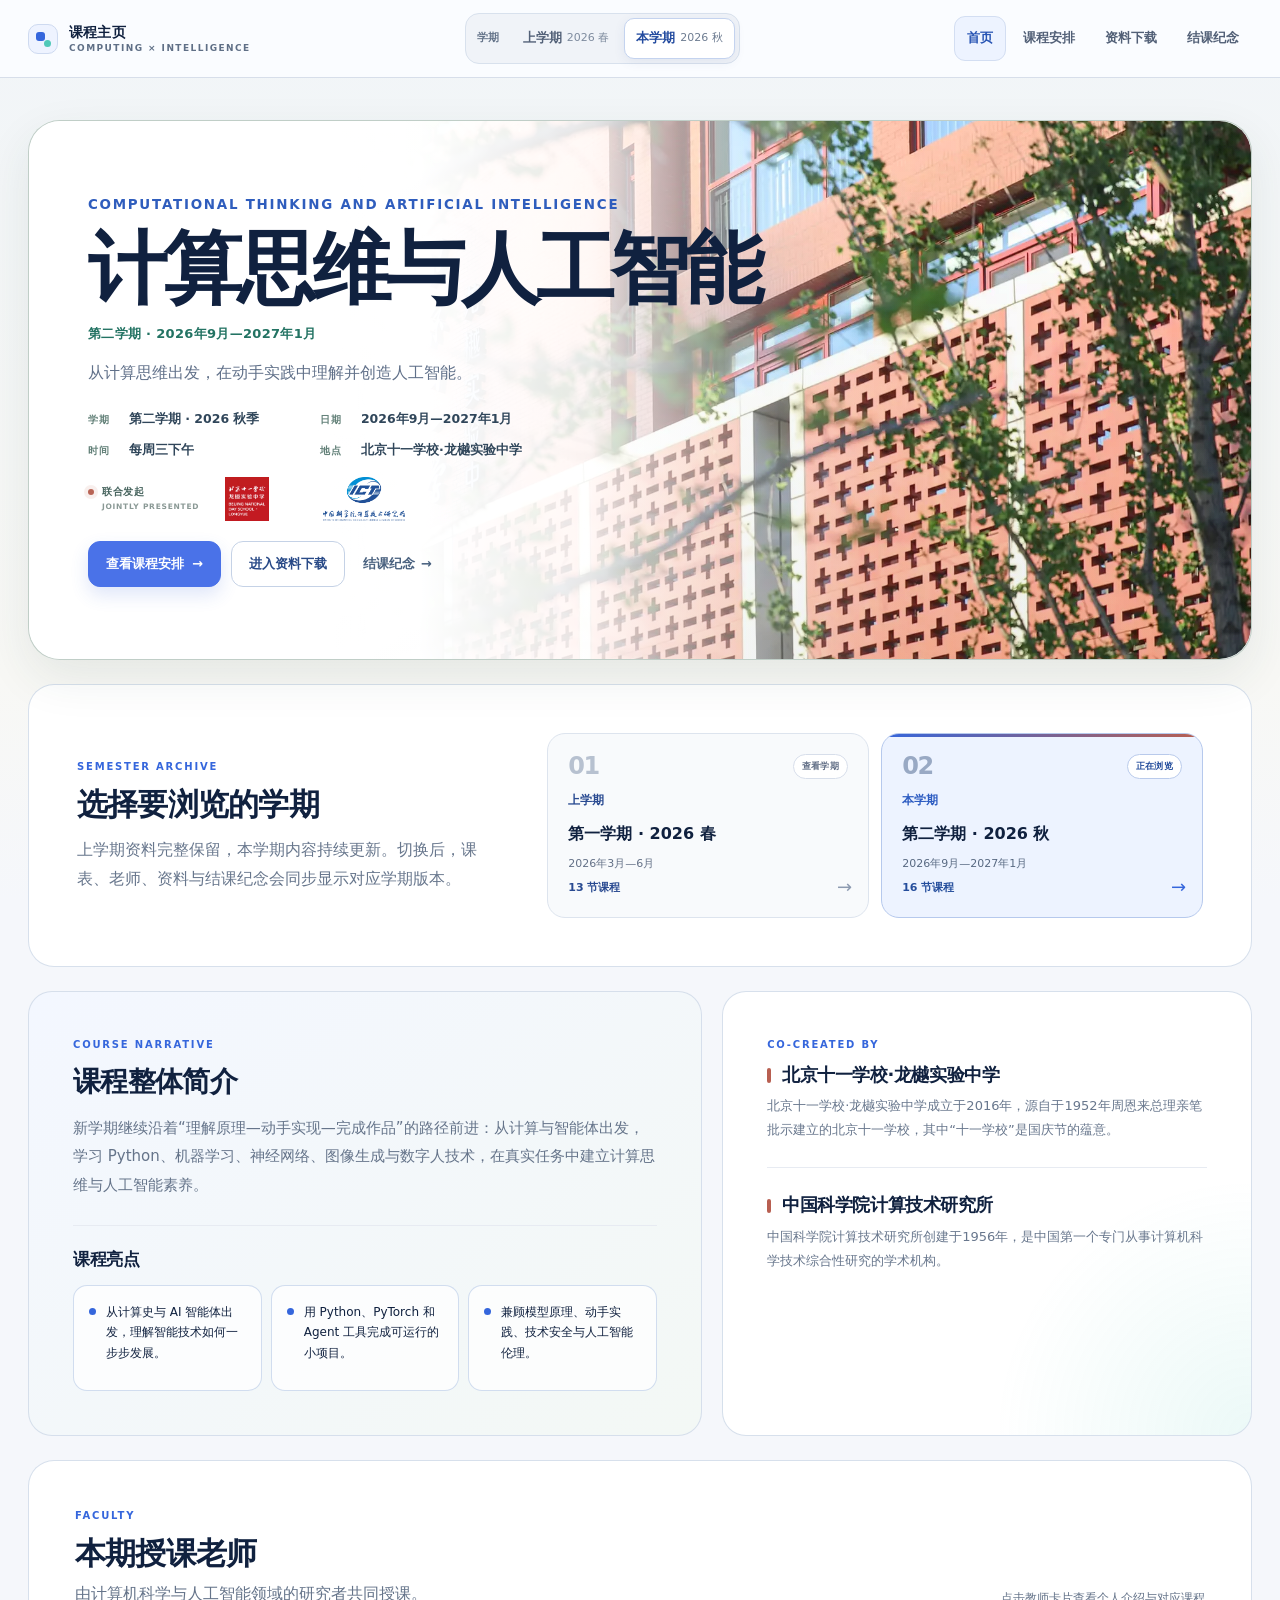
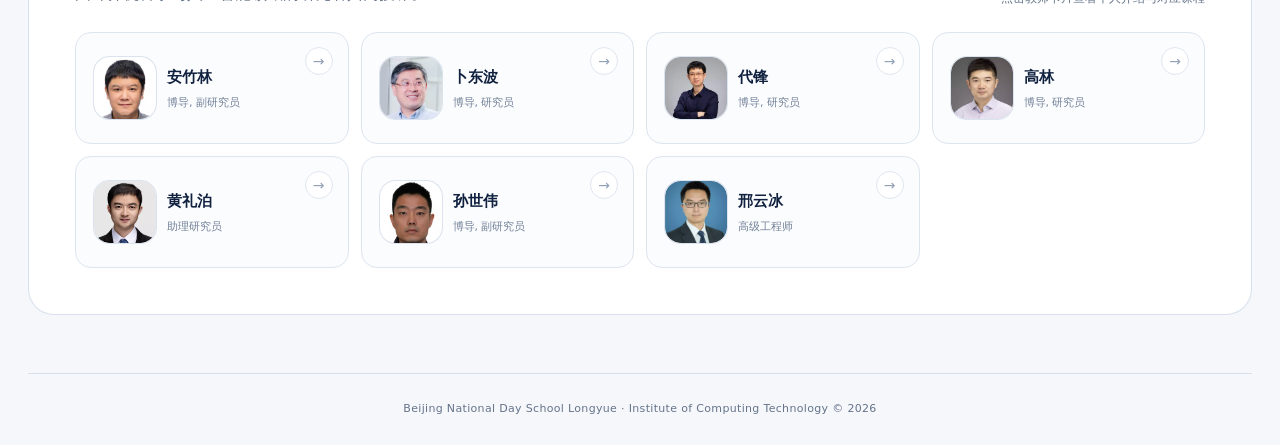
<file: index.html>
<!doctype html>
<html lang="zh-CN">
<head>
  <meta charset="utf-8" />
  <meta name="viewport" content="width=device-width, initial-scale=1" />
  <meta name="description" content="北京十一学校·龙樾实验中学与中国科学院计算技术研究所共同开展的计算思维与人工智能课程。" />
  <meta property="og:site_name" content="计算思维与人工智能课程" />
  <meta property="og:title" content="计算思维与人工智能｜第二学期 · 2026 秋季" />
  <meta property="og:description" content="从计算思维出发，在动手实践中理解并创造人工智能。" />
  <meta property="og:type" content="website" />
  <meta property="og:image" content="https://ai-class-shiyilongyue.github.io/assets/img/og-2026-fall-light.png" />
  <meta property="og:image:width" content="1200" />
  <meta property="og:image:height" content="628" />
  <meta name="twitter:card" content="summary_large_image" />
  <meta name="twitter:title" content="计算思维与人工智能｜第二学期 · 2026 秋季" />
  <meta name="twitter:description" content="从计算思维出发，在动手实践中理解并创造人工智能。" />
  <meta name="twitter:image" content="https://ai-class-shiyilongyue.github.io/assets/img/og-2026-fall-light.png" />
  <title>计算思维与人工智能｜课程主页</title>
  <link rel="preload" href="assets/img/school.webp" as="image" type="image/webp" fetchpriority="high" />
  <link rel="stylesheet" href="assets/css/styles.css?v=20260901" />
  <link rel="stylesheet" href="assets/css/premium.css?v=20260903-hero10" />
</head>
<body data-page="home" data-base="">
  <header class="topbar">
    <a class="brand" href="index.html">
      <span class="brand-dot"></span>
      <span id="brandTitle">课程主页</span>
    </a>

    <nav class="nav">
      <a class="nav-link is-active" href="index.html">首页</a>
      <a class="nav-link" href="schedule.html">课程安排</a>
      <a class="nav-link" href="downloads.html">资料下载</a>
      <a class="nav-link" href="memory.html">结课纪念</a>
    </nav>
  </header>

  <main class="container">
    <section class="hero card hero-banner">
      <div class="hero-left">
        <div class="kicker">Computational Thinking and Artificial Intelligence</div>
        <h1 id="courseTitle">计算思维与人工智能</h1>
        <div class="hero-term" id="heroTerm"></div>
        <p class="muted" id="courseSubtitle">
          用于存放每节课程资料。支持日历跳转与统一资料下载入口。
        </p>

        <div class="hero-details-panel">
          <div class="course-meta-panel" id="courseMetaChips"></div>

          <div class="hero-collaboration" aria-label="联合发起机构">
            <div class="hero-collaboration-title">联合发起 <span>Jointly presented</span></div>
            <div class="logos">
              <div class="logo-box">
                <img class="logo-img" src="assets/img/partner-logo.webp" alt="北京十一学校·龙樾实验中学" loading="lazy" />
              </div>
              <div class="logo-box">
                <img class="logo-img" src="assets/img/org-logo.webp" alt="中国科学院计算技术研究所" loading="lazy" />
              </div>
            </div>
          </div>
        </div>

        <div class="hero-actions">
          <a class="btn" href="schedule.html">查看课程安排</a>
          <a class="btn btn-ghost" href="downloads.html">进入资料下载</a>
          <a class="btn-link" href="memory.html">结课纪念 <span aria-hidden="true">→</span></a>
        </div>
      </div>

      <div class="hero-right hero-photo-space" aria-hidden="true"></div>
    </section>

    <section class="card term-overview" aria-labelledby="termOverviewTitle">
      <div class="term-overview-copy">
        <div class="section-kicker">Semester archive</div>
        <h2 id="termOverviewTitle">选择要浏览的学期</h2>
        <p class="muted">上学期资料完整保留，本学期内容持续更新。切换后，课表、老师、资料与结课纪念会同步显示对应学期版本。</p>
      </div>
      <div class="term-overview-options" id="homeTermCards"></div>
    </section>

    <div class="grid-2 home-info-grid">
      <section class="card course-summary-card">
        <div class="section-kicker">Course narrative</div>
        <h2>课程整体简介</h2>
        <p class="muted" id="courseIntro"></p>

        <div class="hr"></div>
        <h3>课程亮点</h3>
        <ul class="bullets" id="courseHighlights"></ul>
      </section>

      <section class="card partner-card">
        <div class="section-kicker">Co-created by</div>
        <h2>北京十一学校·龙樾实验中学</h2>
        <p class="muted" id="partnerIntro"></p>
        <div class="hr"></div>
        <h2>中国科学院计算技术研究所</h2>
        <p class="muted" id="orgIntro"></p>
      </section>
    </div>

    <section class="card faculty-section">
      <div class="section-kicker">Faculty</div>
      <div class="section-head">
        <div>
          <h2>本期授课老师</h2>
          <p class="muted">由计算机科学与人工智能领域的研究者共同授课。</p>
        </div>
        <p class="muted small">点击教师卡片查看个人介绍与对应课程</p>
      </div>
      <div class="teacher-grid" id="teacherGrid"></div>
    </section>

    <footer class="footer">
      <span class="muted">Beijing National Day School Longyue · Institute of Computing Technology © <span id="yearNow"></span></span>
    </footer>
  </main>

  <script defer src="assets/js/data.js"></script>
  <script defer src="assets/js/data-semester-2.js?v=20260919-class23-titles"></script>
  <script defer src="assets/js/main.js?v=20260903-hero2"></script>
</body>
</html>
</file>
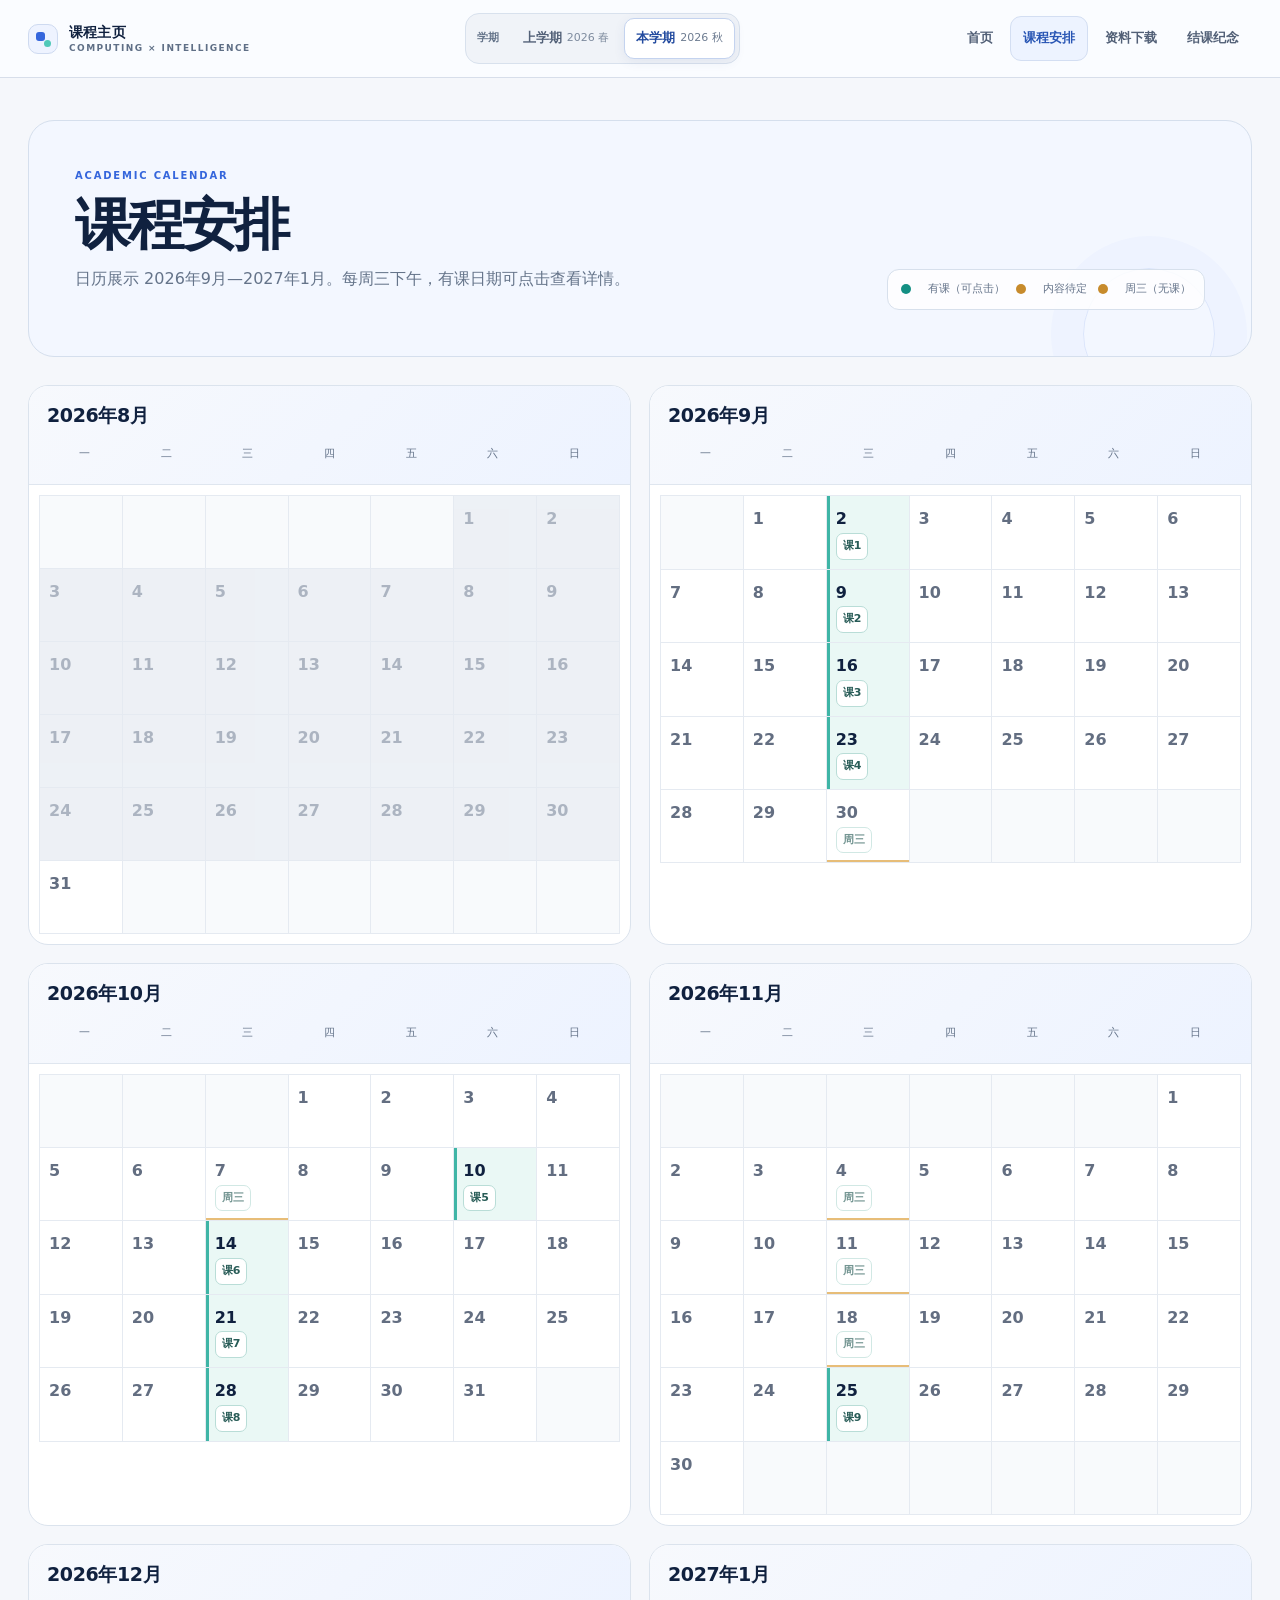
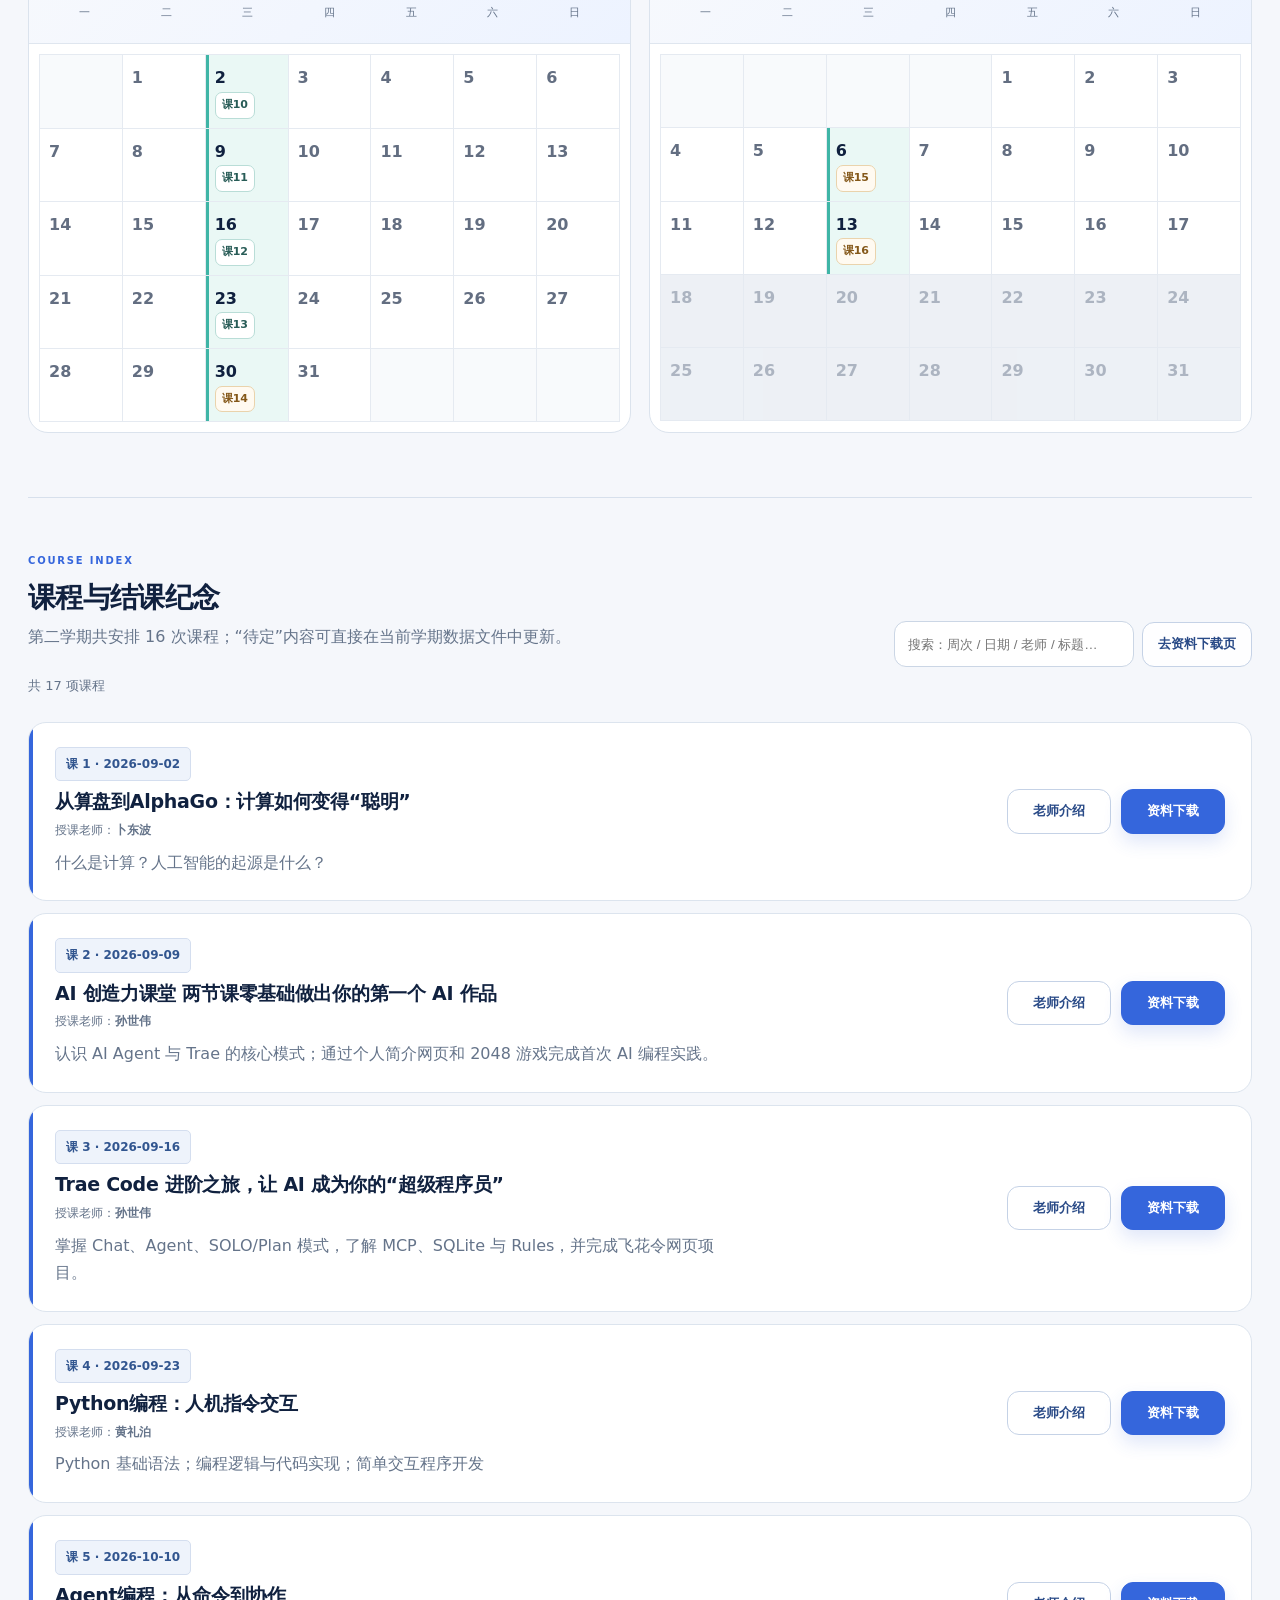
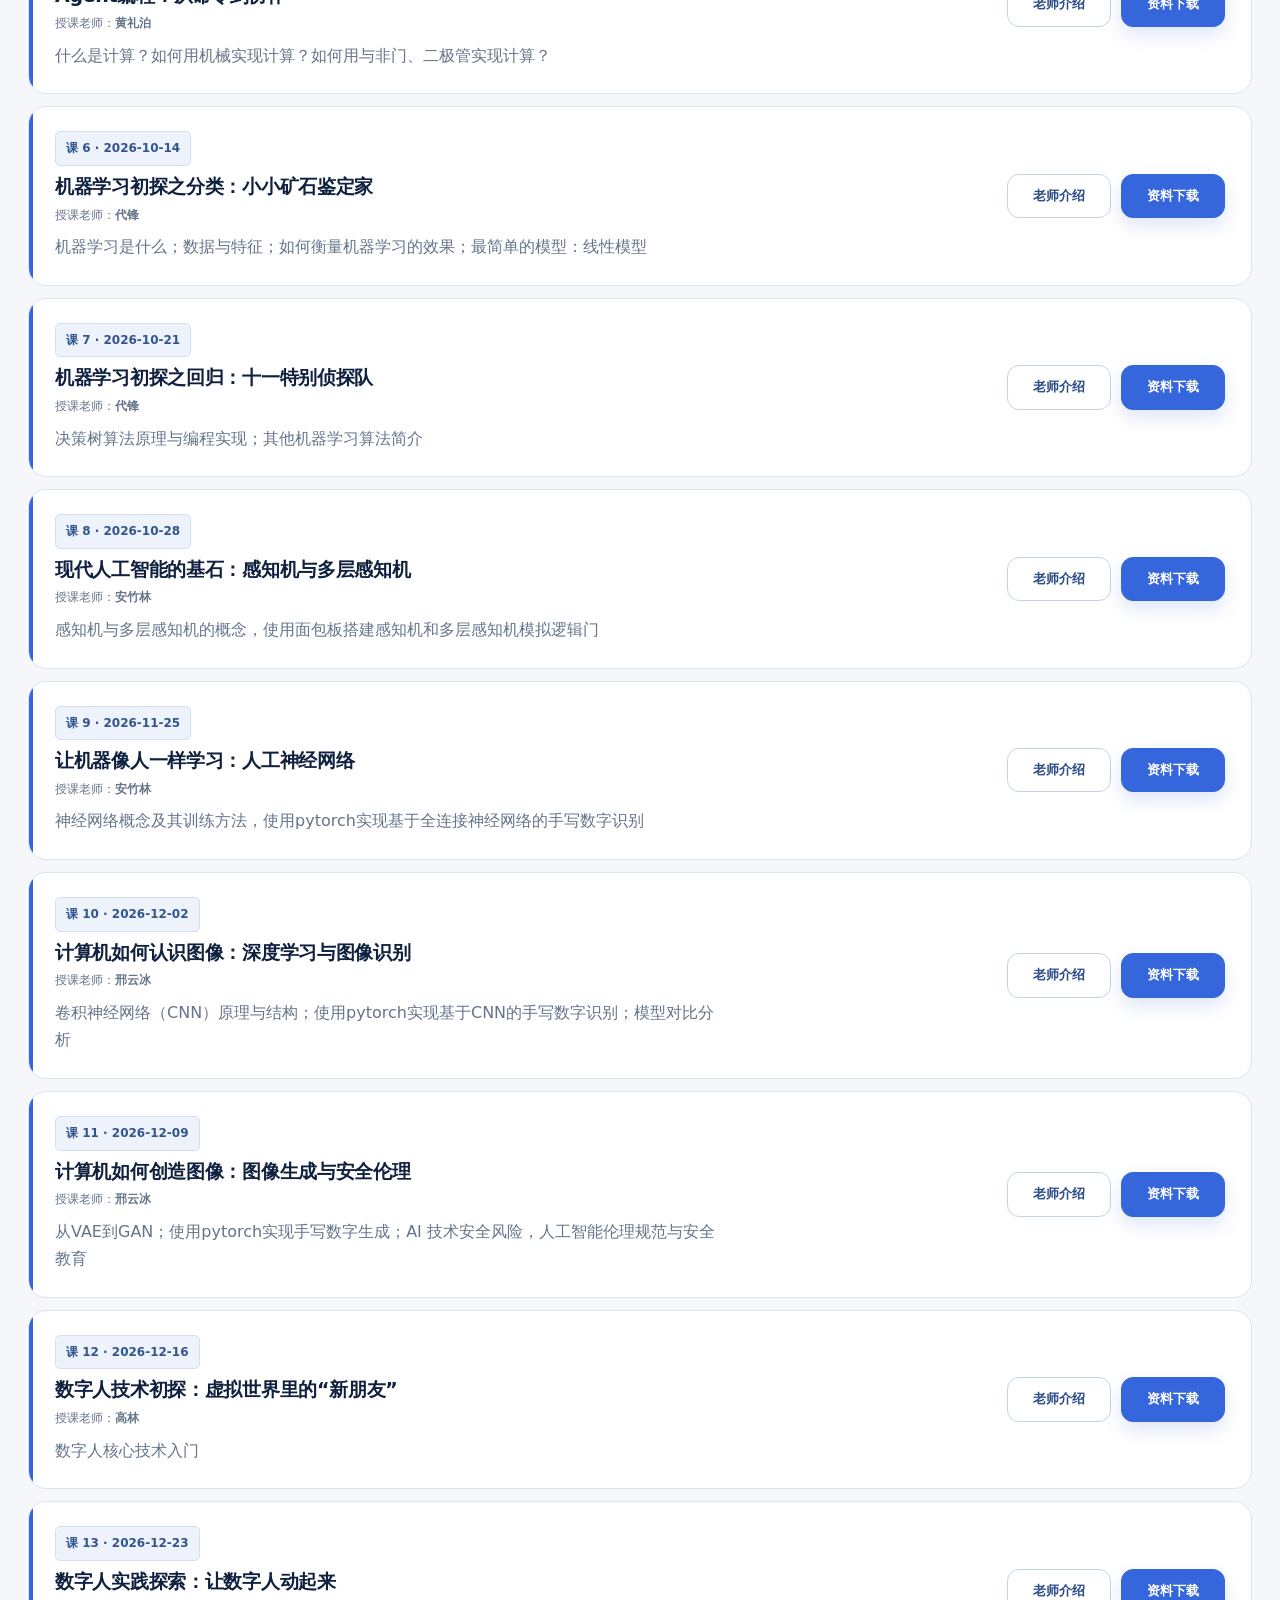
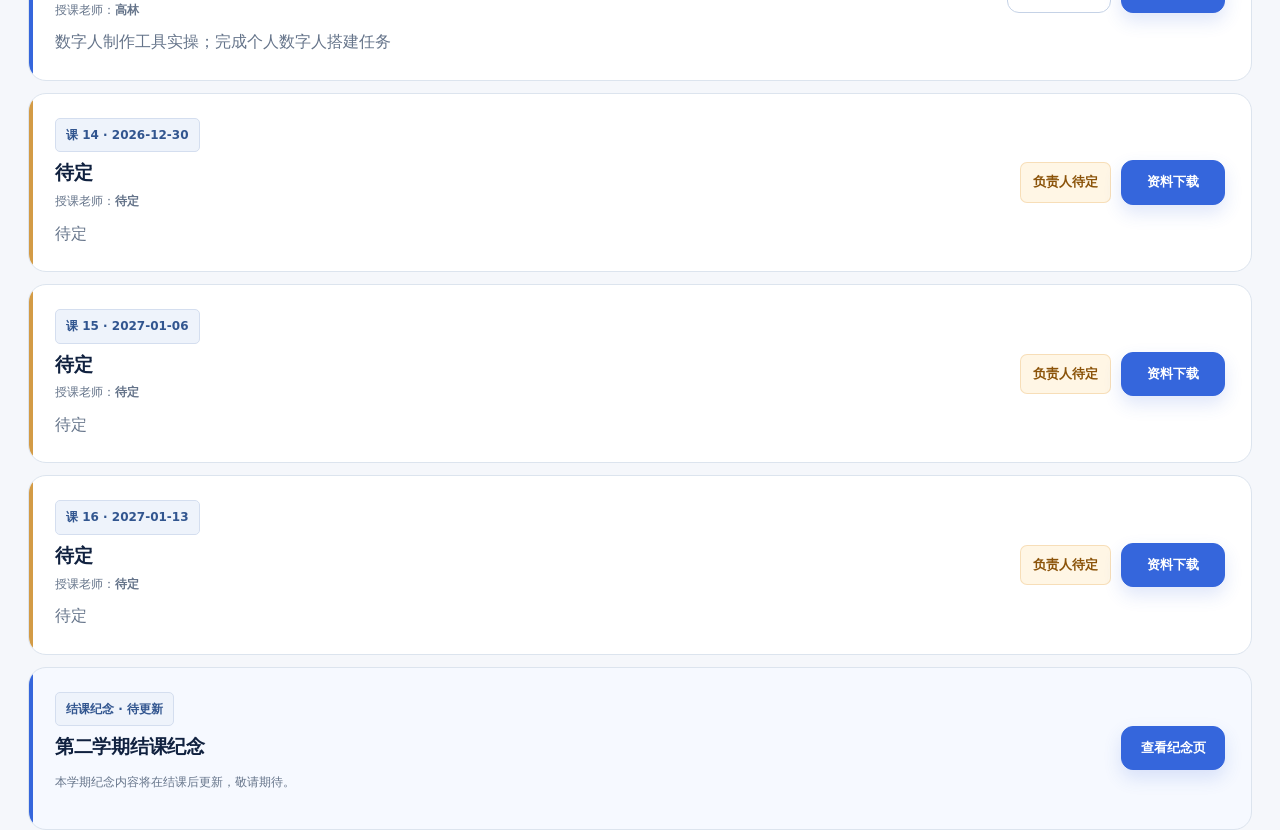
<file: schedule.html>
<!doctype html>
<html lang="zh-CN">
<head>
  <meta charset="utf-8" />
  <meta name="viewport" content="width=device-width, initial-scale=1" />
  <meta name="description" content="计算思维与人工智能课程日历、每周教学主题与授课安排。" />
  <meta property="og:title" content="课程安排｜计算思维与人工智能 · 第二学期" />
  <meta property="og:description" content="查看 2026 秋季学期课程日历、教学主题与授课安排。" />
  <meta property="og:type" content="website" />
  <meta property="og:image" content="https://ai-class-shiyilongyue.github.io/assets/img/og-2026-fall-light.png" />
  <meta name="twitter:card" content="summary_large_image" />
  <meta name="twitter:title" content="课程安排｜计算思维与人工智能 · 第二学期" />
  <meta name="twitter:description" content="查看 2026 秋季学期课程日历、教学主题与授课安排。" />
  <meta name="twitter:image" content="https://ai-class-shiyilongyue.github.io/assets/img/og-2026-fall-light.png" />
  <title>课程安排｜计算思维与人工智能</title>
  <link rel="stylesheet" href="assets/css/styles.css?v=20260901" />
  <link rel="stylesheet" href="assets/css/premium.css?v=20260903-hero10" />
</head>
<body data-page="schedule" data-base="">
  <header class="topbar">
    <a class="brand" href="index.html">
      <span class="brand-dot"></span>
      <span id="brandTitle">课程主页</span>
    </a>

    <nav class="nav">
      <a class="nav-link" href="index.html">首页</a>
      <a class="nav-link is-active" href="schedule.html">课程安排</a>
      <a class="nav-link" href="downloads.html">资料下载</a>
      <a class="nav-link" href="memory.html">结课纪念</a>
    </nav>
  </header>

  <main class="container">
    <section class="card">
      <div class="section-head">
        <div>
          <div class="section-kicker">Academic calendar</div>
          <h1>课程安排</h1>
          <p class="muted" id="scheduleRangeText">日历范围与上课时间将根据所选学期显示。</p>
        </div>
        <div class="hint">
          <span class="dot dot-course"></span> 有课（可点击）
          <span class="dot dot-tbd"></span> 内容待定
          <span class="dot dot-wed"></span> 周三（无课）
        </div>
      </div>

      <div id="calendar" class="calendar-wrap"></div>
    </section>

    <section class="card">
      <div class="section-head">
        <div>
          <div class="section-kicker">Course index</div>
          <h2>课程与结课纪念</h2>
          <p class="muted" id="scheduleListText">以下为所选学期课程列表与纪念相册入口。</p>
        </div>
        <div class="toolbar">
          <label class="sr-only" for="searchLesson">搜索课程</label>
          <input id="searchLesson" class="input" type="search" placeholder="搜索：周次 / 日期 / 老师 / 标题…" />
          <a class="btn btn-ghost" href="downloads.html">去资料下载页</a>
        </div>
      </div>
      <div id="lessonSearchStatus" class="search-status" role="status" aria-live="polite"></div>

      <div id="lessonList" class="lesson-list"></div>
    </section>

  </main>

  <script defer src="assets/js/data.js"></script>
  <script defer src="assets/js/data-semester-2.js?v=20260919-class23-titles"></script>
  <script defer src="assets/js/main.js?v=20260903-hero2"></script>
</body>
</html>
</file>
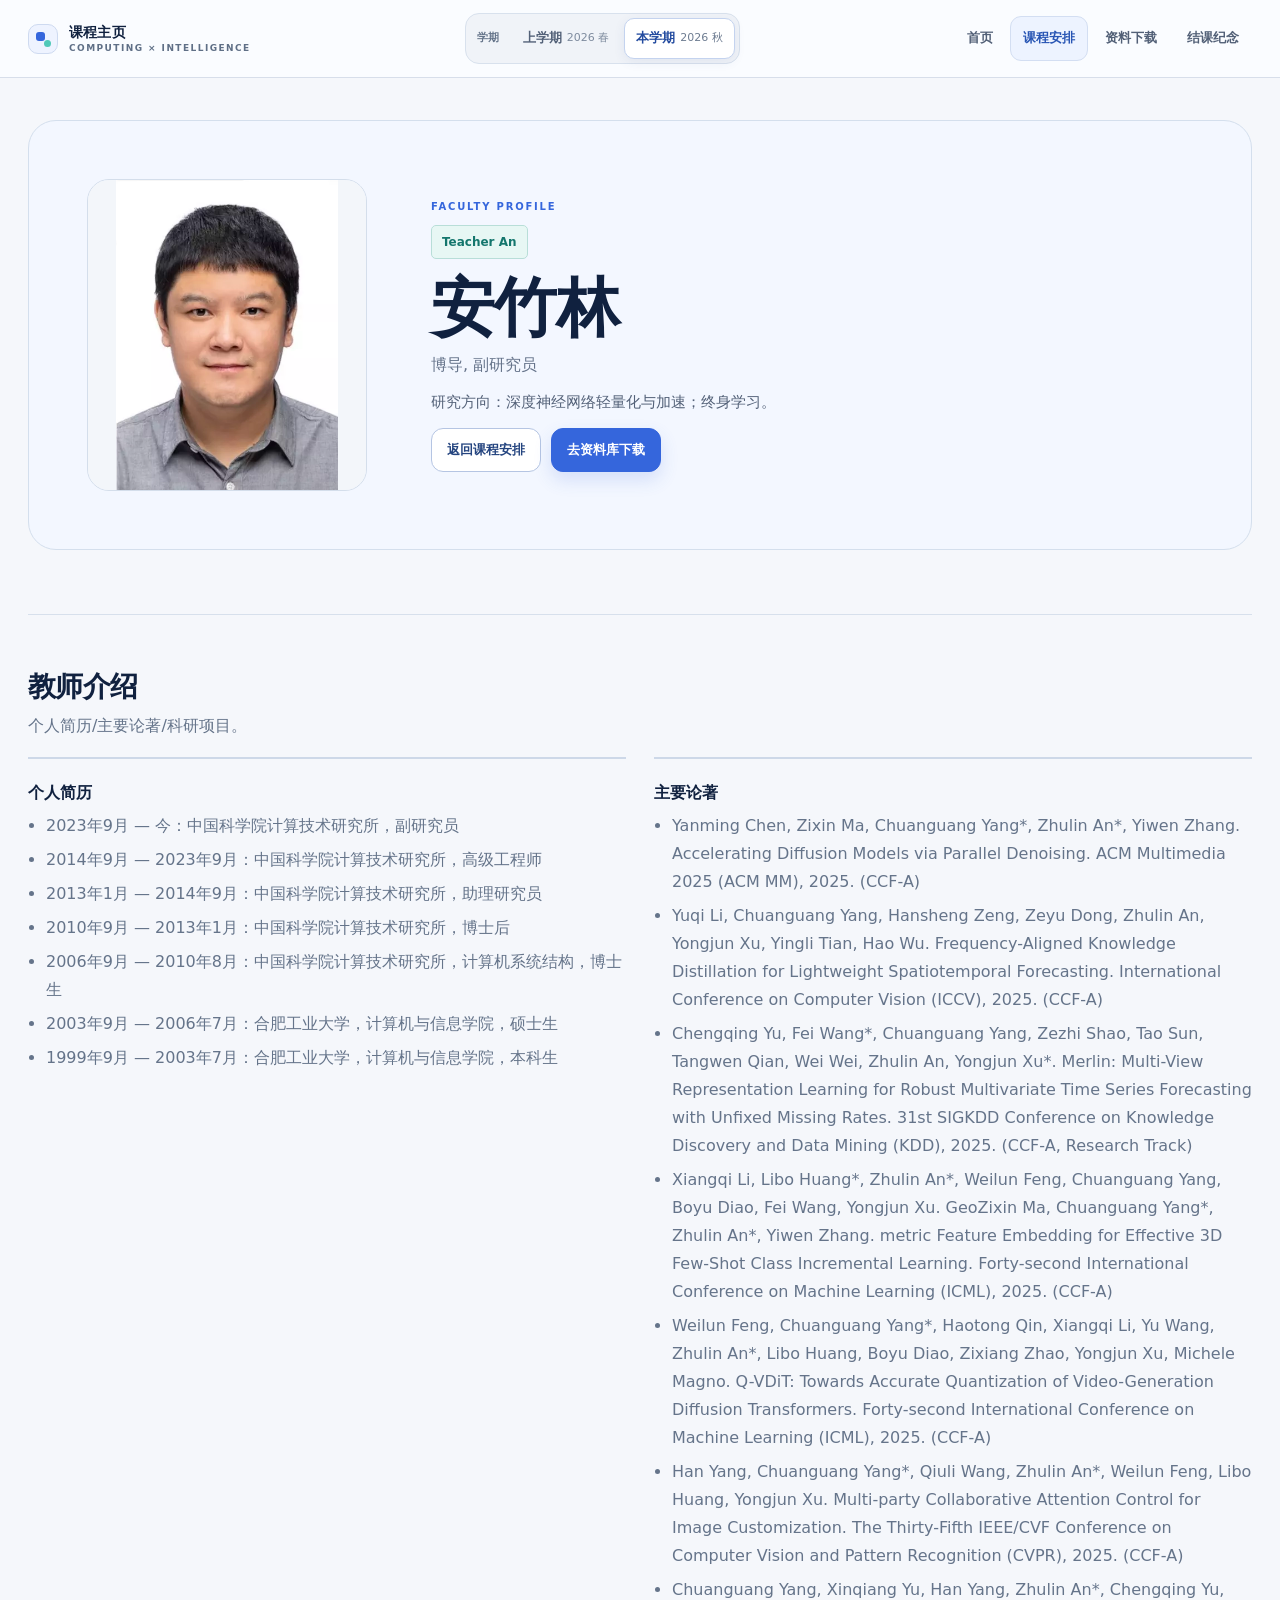
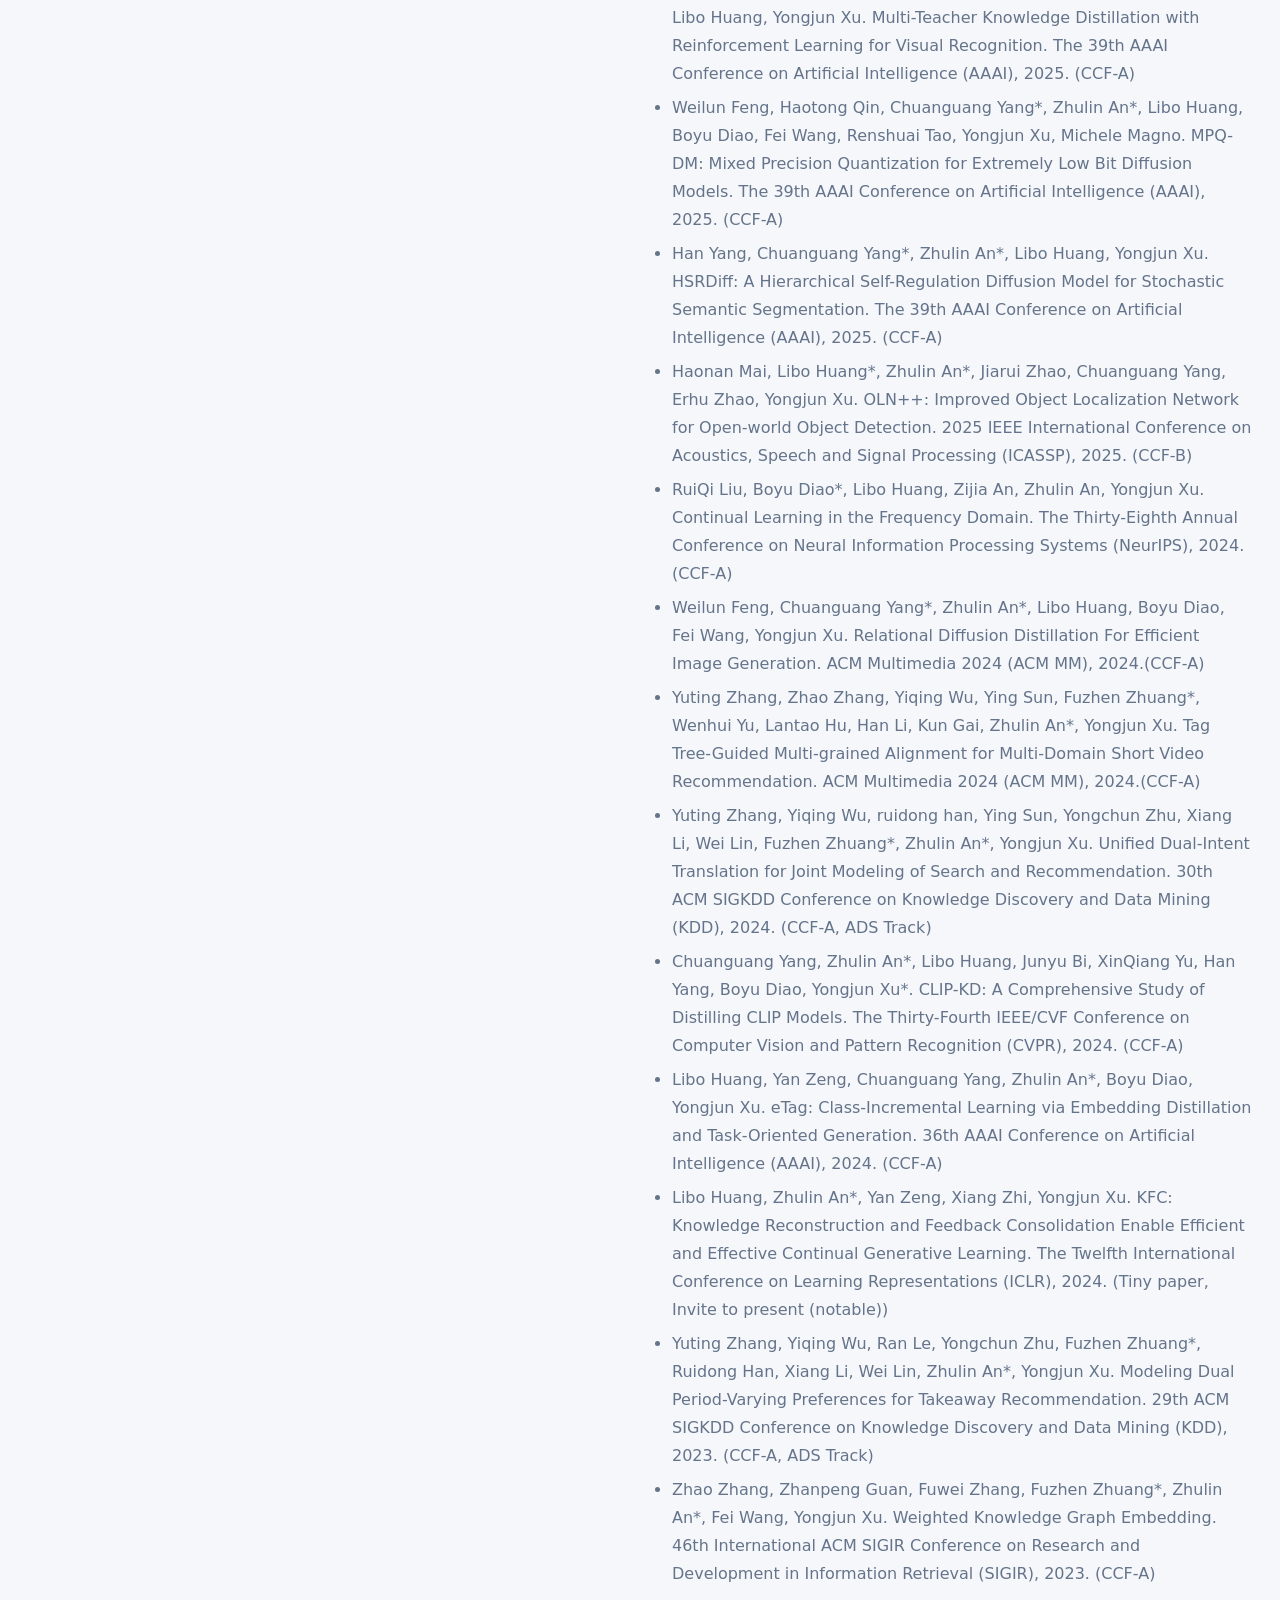
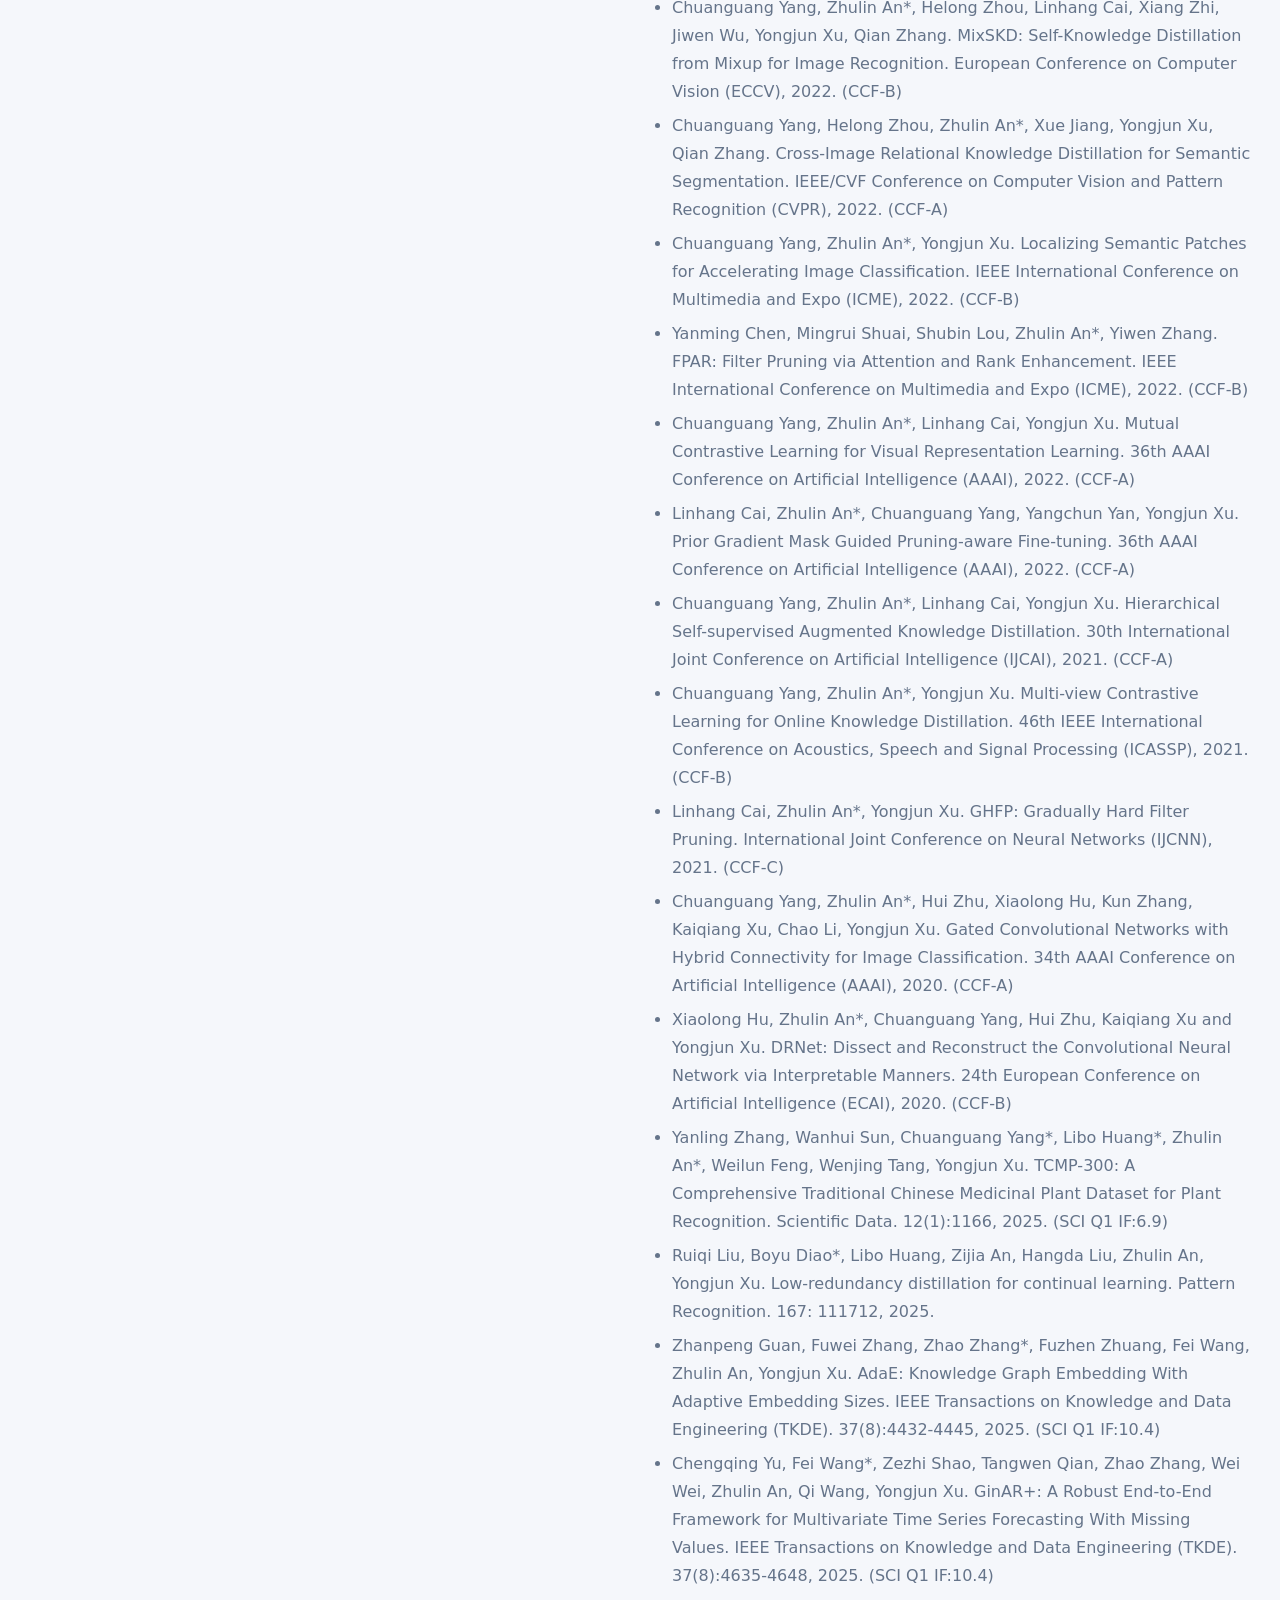
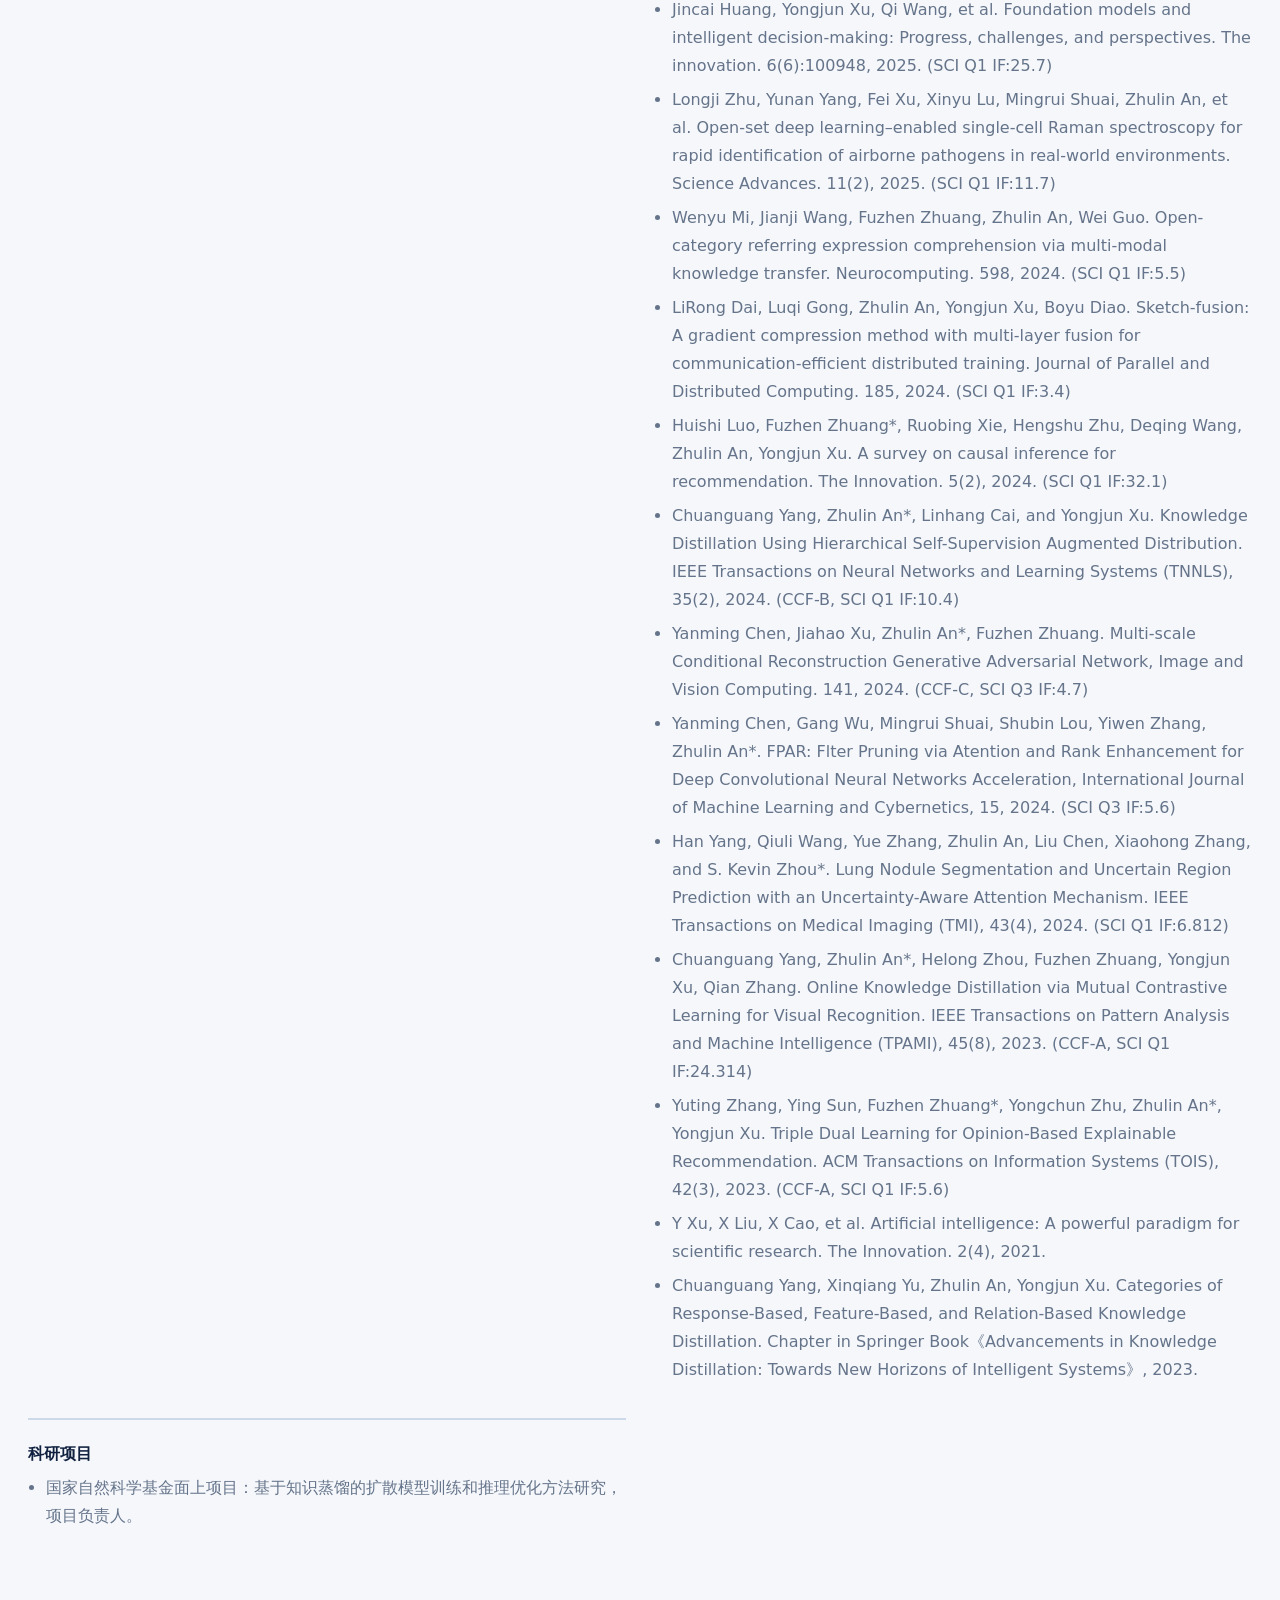
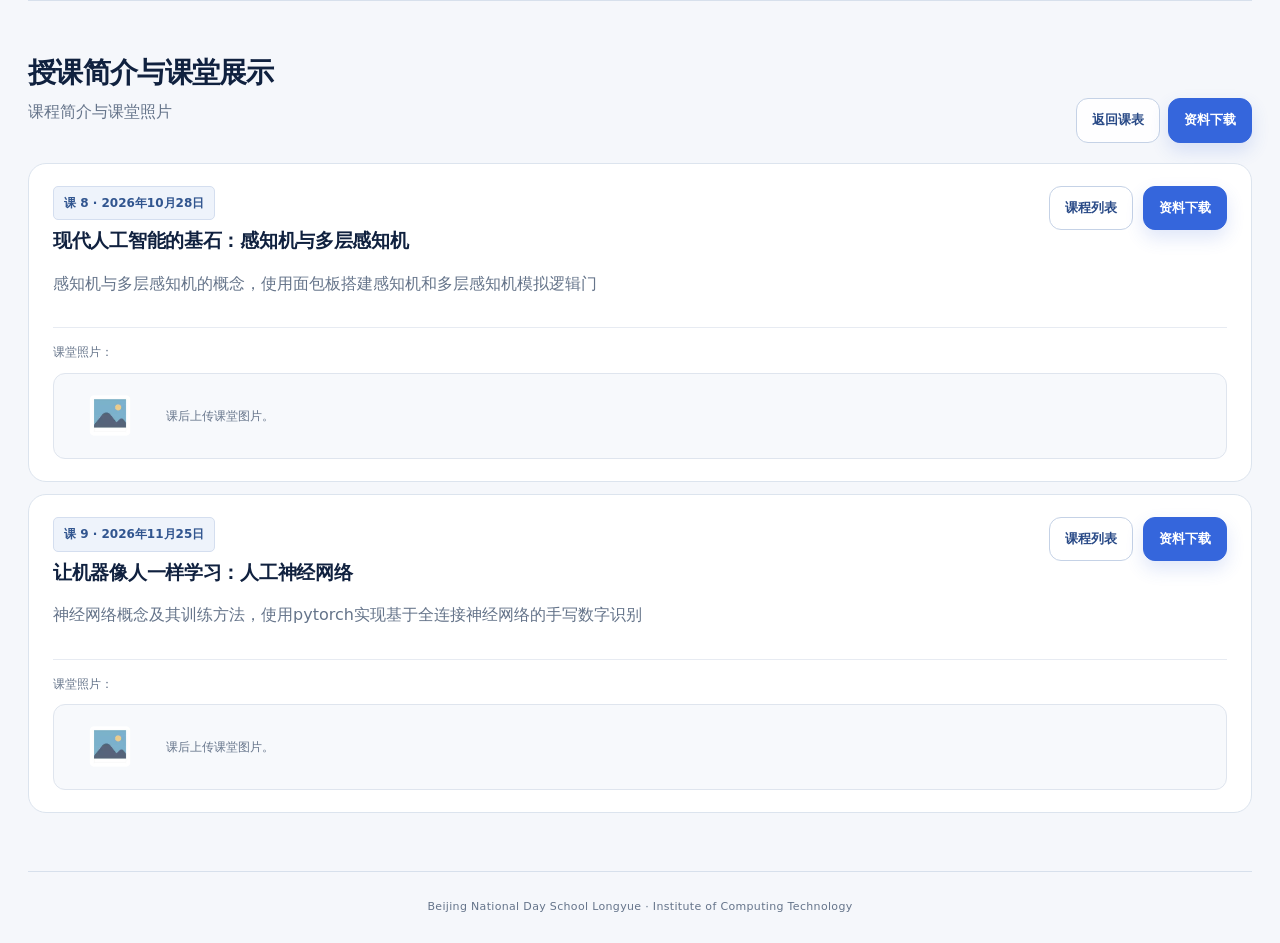
<file: teachers/An.html>
<!doctype html>
<html lang="zh-CN">
<head>
  <meta charset="utf-8" />
  <meta name="viewport" content="width=device-width, initial-scale=1" />
  <meta name="description" content="安竹林老师介绍、授课简介与课堂展示。" />
  <meta property="og:title" content="安竹林｜计算思维与人工智能课程" />
  <meta property="og:description" content="研究方向：深度神经网络轻量化与加速；终身学习。" />
  <meta property="og:type" content="profile" />
  <meta property="og:image" content="https://ai-class-shiyilongyue.github.io/assets/img/azl.webp" />
  <meta name="twitter:card" content="summary_large_image" />
  <meta name="twitter:title" content="安竹林｜计算思维与人工智能课程" />
  <meta name="twitter:description" content="研究方向：深度神经网络轻量化与加速；终身学习。" />
  <meta name="twitter:image" content="https://ai-class-shiyilongyue.github.io/assets/img/azl.webp" />
  <title>安 老师｜老师介绍</title>
  <link rel="stylesheet" href="../assets/css/styles.css?v=20260901" />
  <link rel="stylesheet" href="../assets/css/premium.css?v=20260903-hero10" />
</head>
<body data-page="teacher" data-base="../" data-teacher-id="An">
  <header class="topbar">
    <a class="brand" href="../index.html">
      <span class="brand-dot"></span>
      <span id="brandTitle">课程主页</span>
    </a>
    <nav class="nav">
      <a class="nav-link" href="../index.html">首页</a>
      <a class="nav-link" href="../schedule.html">课程安排</a>
      <a class="nav-link" href="../downloads.html">资料下载</a>
      <a class="nav-link" href="../memory.html">结课纪念</a>
    </nav>
  </header>

  <main class="container">
    <section class="card"><div id="teacherHeader"></div></section>
    <section class="card">
      <div class="section-head">
        <div>
          <h2>教师介绍</h2>
          <p class="muted">个人简历/主要论著/科研项目。</p>
        </div>
      </div>
      <div id="teacherResearch" class="scroll-panel"></div>
    </section>

    <section class="card">
      <div class="section-head">
        <div><h2>授课简介与课堂展示</h2><p class="muted">课程简介与课堂照片</p></div>
        <div class="toolbar">
          <a class="btn btn-ghost" href="../schedule.html">返回课表</a>
          <a class="btn" href="../downloads.html">资料下载</a>
        </div>
      </div>
      <div id="teacherLessons" class="teacher-lessons"></div>
    </section>
    <footer class="footer">
      <span class="muted">Beijing National Day School Longyue · Institute of Computing Technology</span>
    </footer>
  </main>

  <script defer src="../assets/js/data.js"></script>
  <script defer src="../assets/js/data-semester-2.js?v=20260919-class23-titles"></script>
  <script defer src="../assets/js/main.js?v=20260903-hero2"></script>
</body>
</html>
</file>
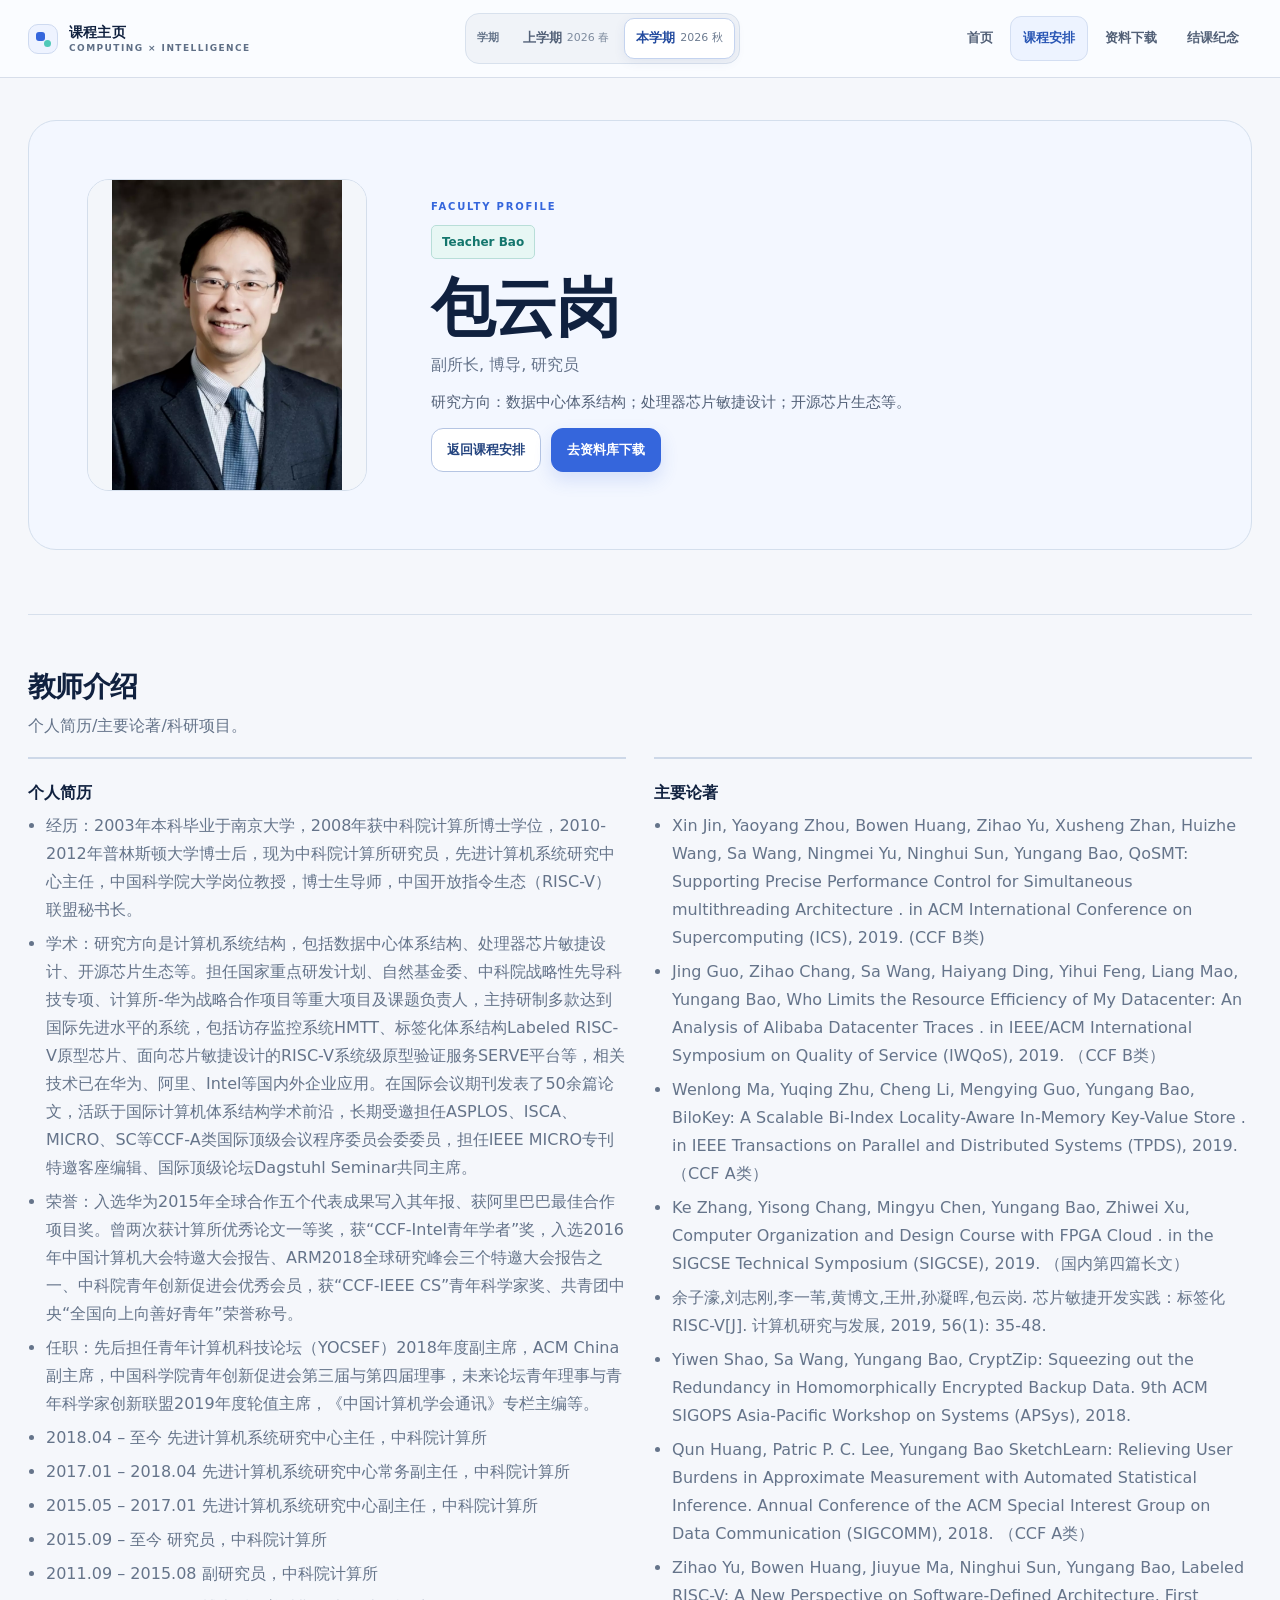
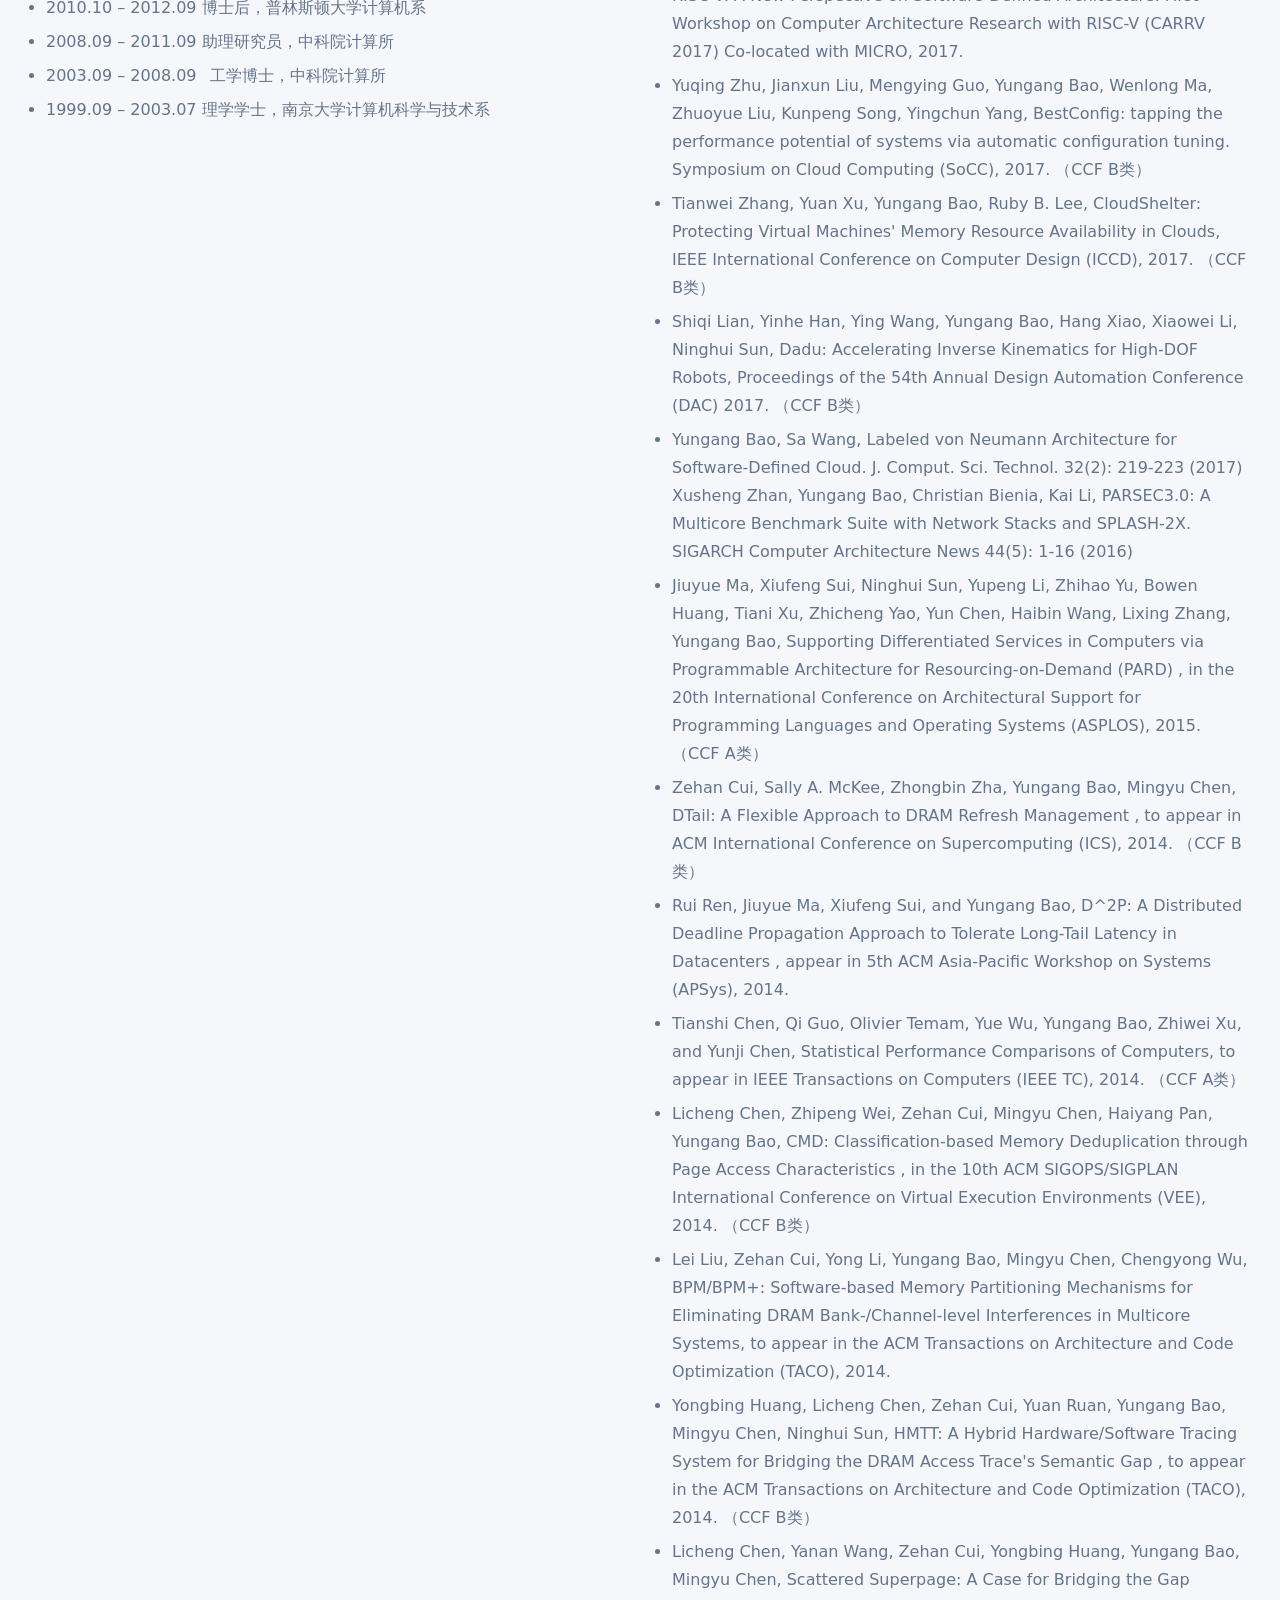
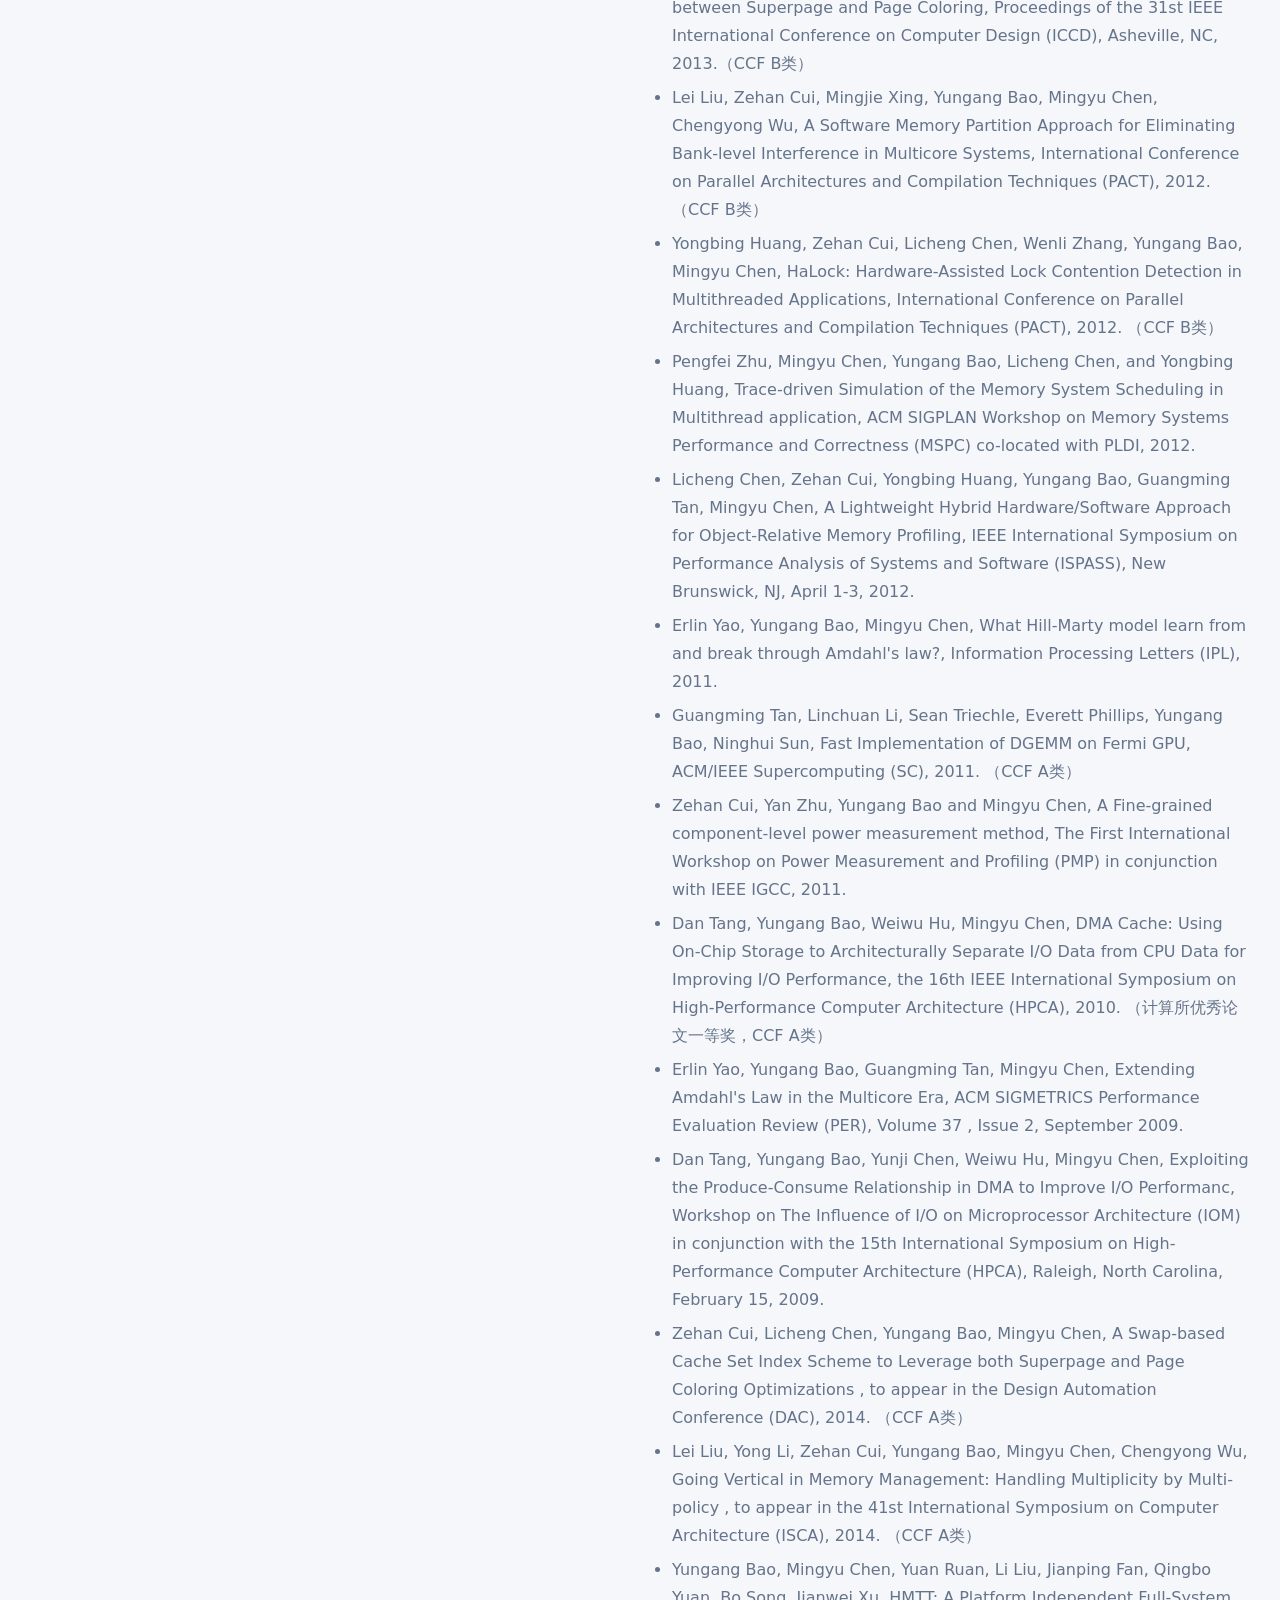
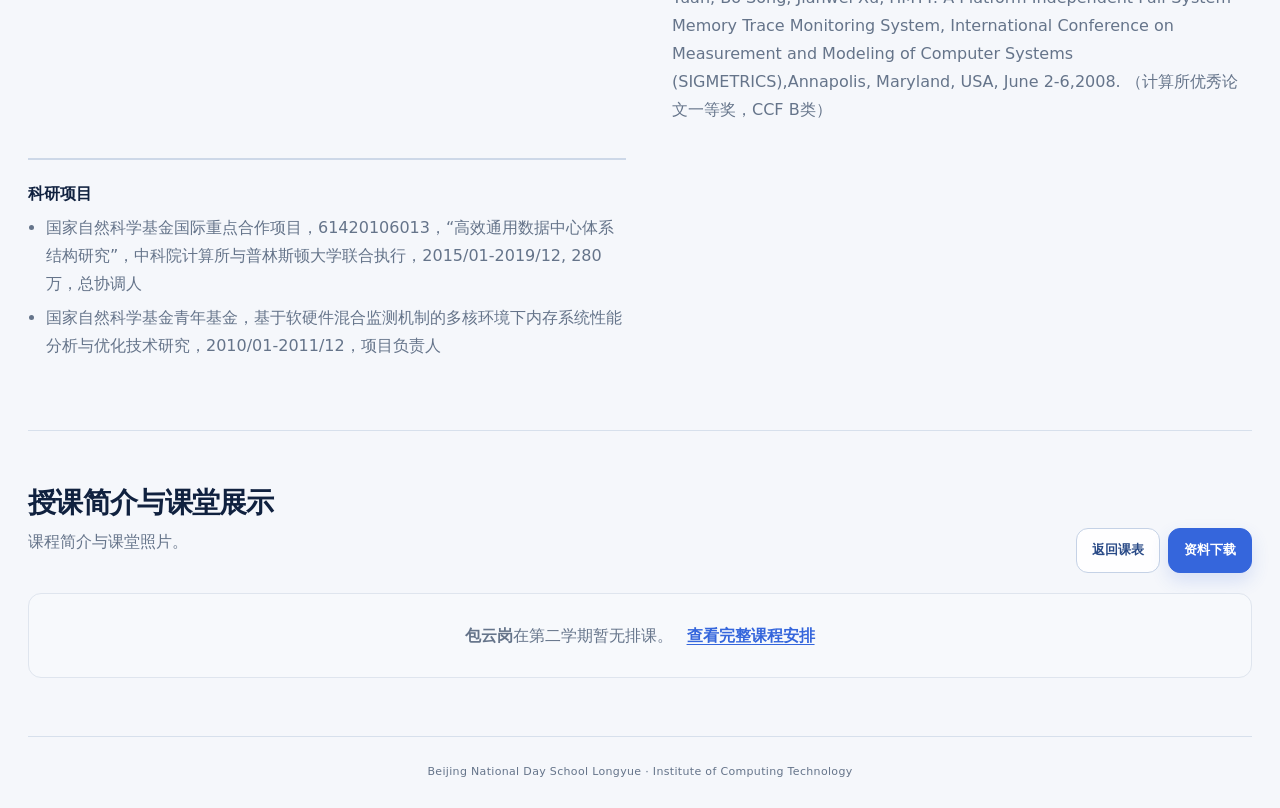
<file: teachers/Bao.html>
<!doctype html>
<html lang="zh-CN">
<head>
  <meta charset="utf-8" />
  <meta name="viewport" content="width=device-width, initial-scale=1" />
  <meta name="description" content="包云岗老师介绍、授课简介与课堂展示。" />
  <meta property="og:title" content="包云岗｜计算思维与人工智能课程" />
  <meta property="og:description" content="研究方向：数据中心体系结构、处理器芯片敏捷设计与开源芯片生态。" />
  <meta property="og:type" content="profile" />
  <meta property="og:image" content="https://ai-class-shiyilongyue.github.io/assets/img/byg.webp" />
  <meta name="twitter:card" content="summary_large_image" />
  <meta name="twitter:title" content="包云岗｜计算思维与人工智能课程" />
  <meta name="twitter:description" content="研究方向：数据中心体系结构、处理器芯片敏捷设计与开源芯片生态。" />
  <meta name="twitter:image" content="https://ai-class-shiyilongyue.github.io/assets/img/byg.webp" />
  <title>包 老师｜老师介绍</title>
  <link rel="stylesheet" href="../assets/css/styles.css?v=20260901" />
  <link rel="stylesheet" href="../assets/css/premium.css?v=20260903-hero10" />
</head>
<body data-page="teacher" data-base="../" data-teacher-id="Bao">
  <header class="topbar">
    <a class="brand" href="../index.html">
      <span class="brand-dot"></span>
      <span id="brandTitle">课程主页</span>
    </a>
    <nav class="nav">
      <a class="nav-link" href="../index.html">首页</a>
      <a class="nav-link" href="../schedule.html">课程安排</a>
      <a class="nav-link" href="../downloads.html">资料下载</a>
      <a class="nav-link" href="../memory.html">结课纪念</a>
    </nav>
  </header>

  <main class="container">
    <section class="card"><div id="teacherHeader"></div></section>
    <section class="card">
      <div class="section-head">
        <div>
          <h2>教师介绍</h2>
          <p class="muted">个人简历/主要论著/科研项目。</p>
        </div>
      </div>
      <div id="teacherResearch" class="scroll-panel"></div>
    </section>

    <section class="card">
      <div class="section-head">
        <div><h2>授课简介与课堂展示</h2><p class="muted">课程简介与课堂照片。</p></div>
        <div class="toolbar">
          <a class="btn btn-ghost" href="../schedule.html">返回课表</a>
          <a class="btn" href="../downloads.html">资料下载</a>
        </div>
      </div>
      <div id="teacherLessons" class="teacher-lessons"></div>
    </section>
    <footer class="footer">
      <span class="muted">Beijing National Day School Longyue · Institute of Computing Technology</span>
    </footer>
  </main>

  <script defer src="../assets/js/data.js"></script>
  <script defer src="../assets/js/data-semester-2.js?v=20260919-class23-titles"></script>
  <script defer src="../assets/js/main.js?v=20260903-hero2"></script>
</body>
</html>
</file>
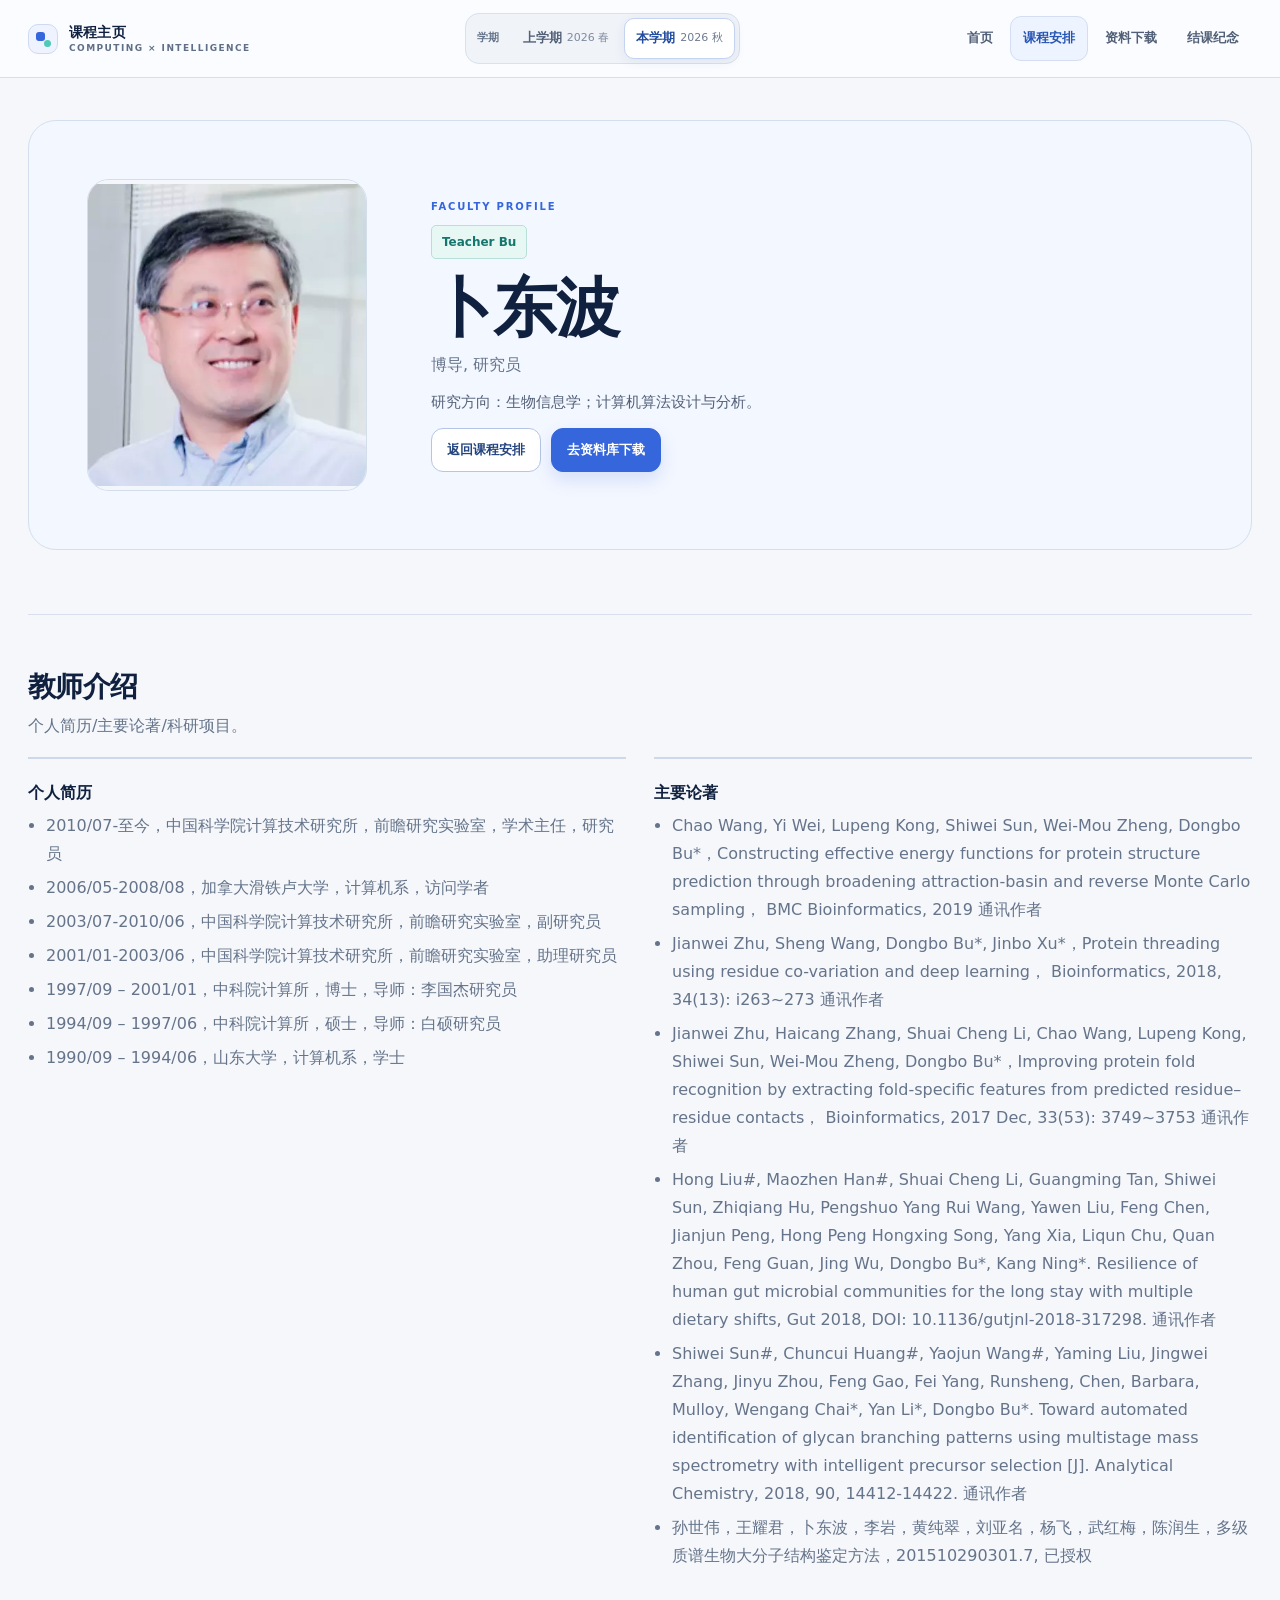
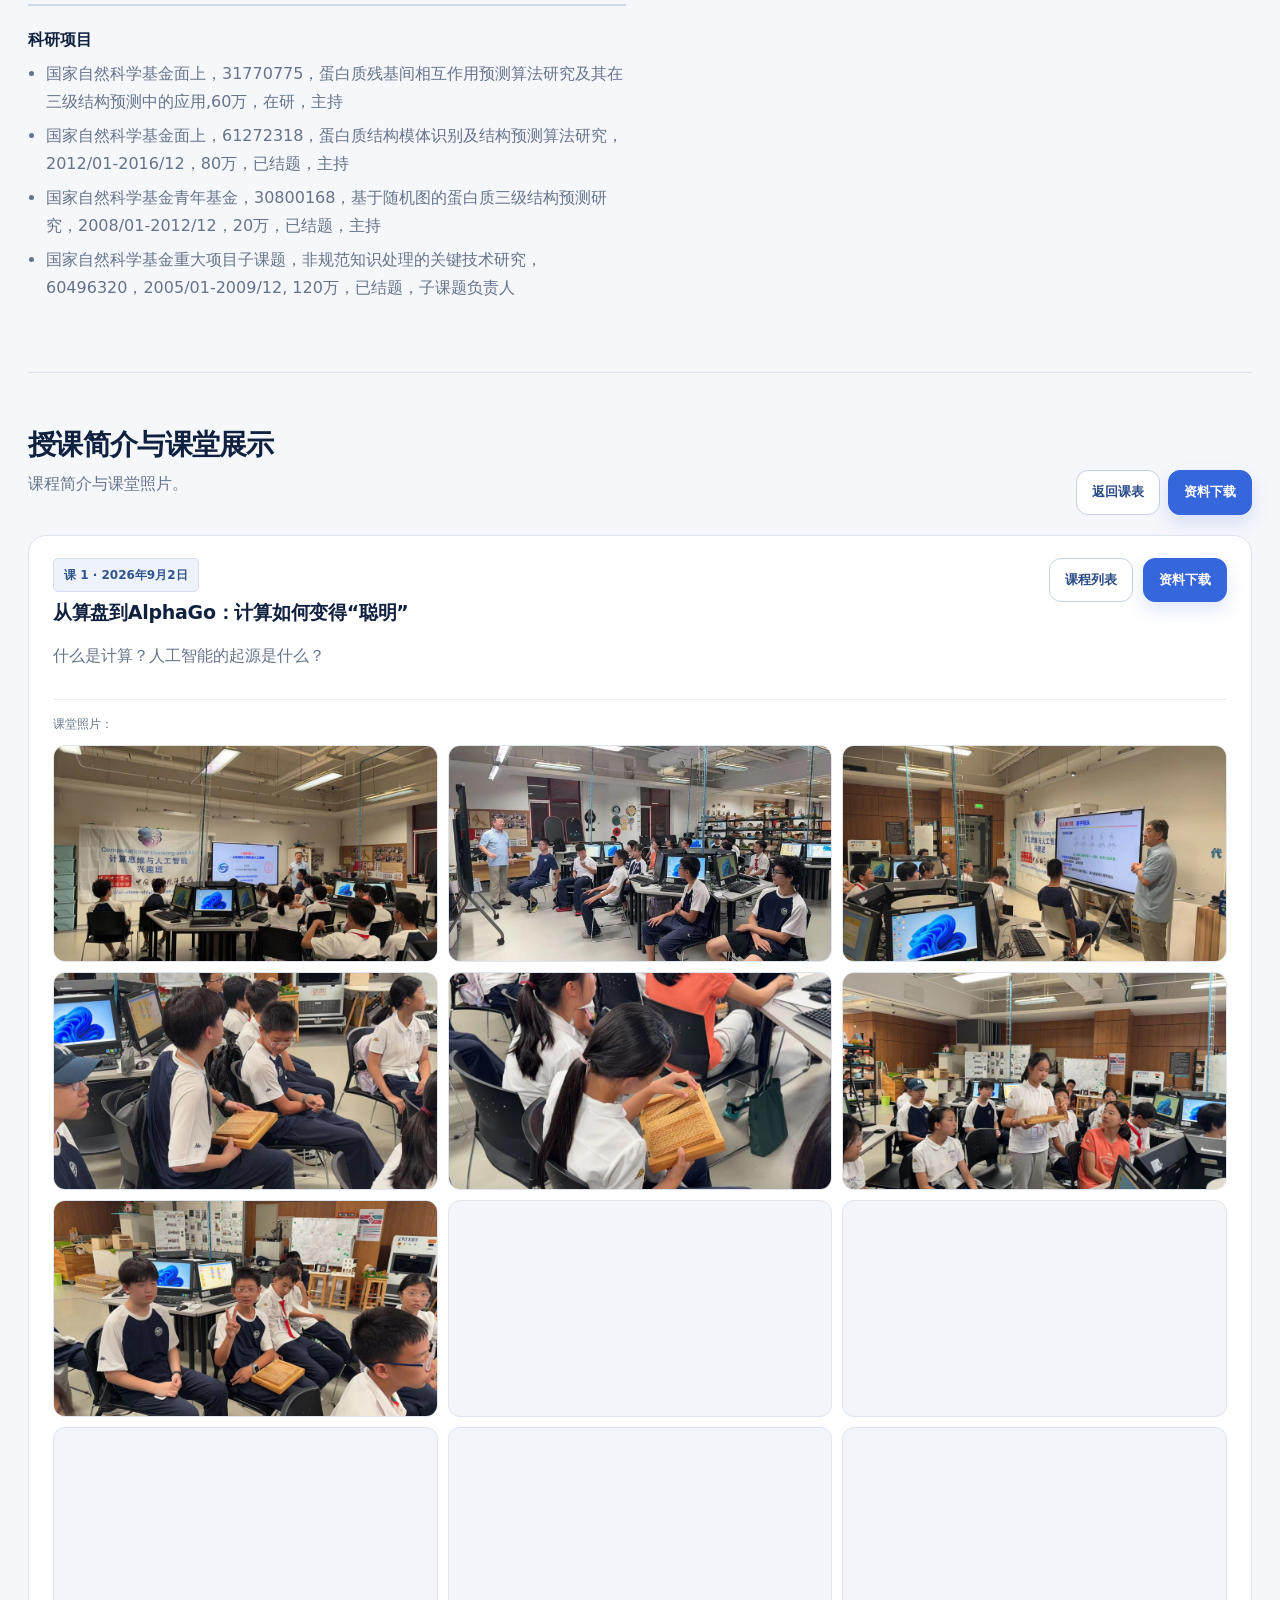
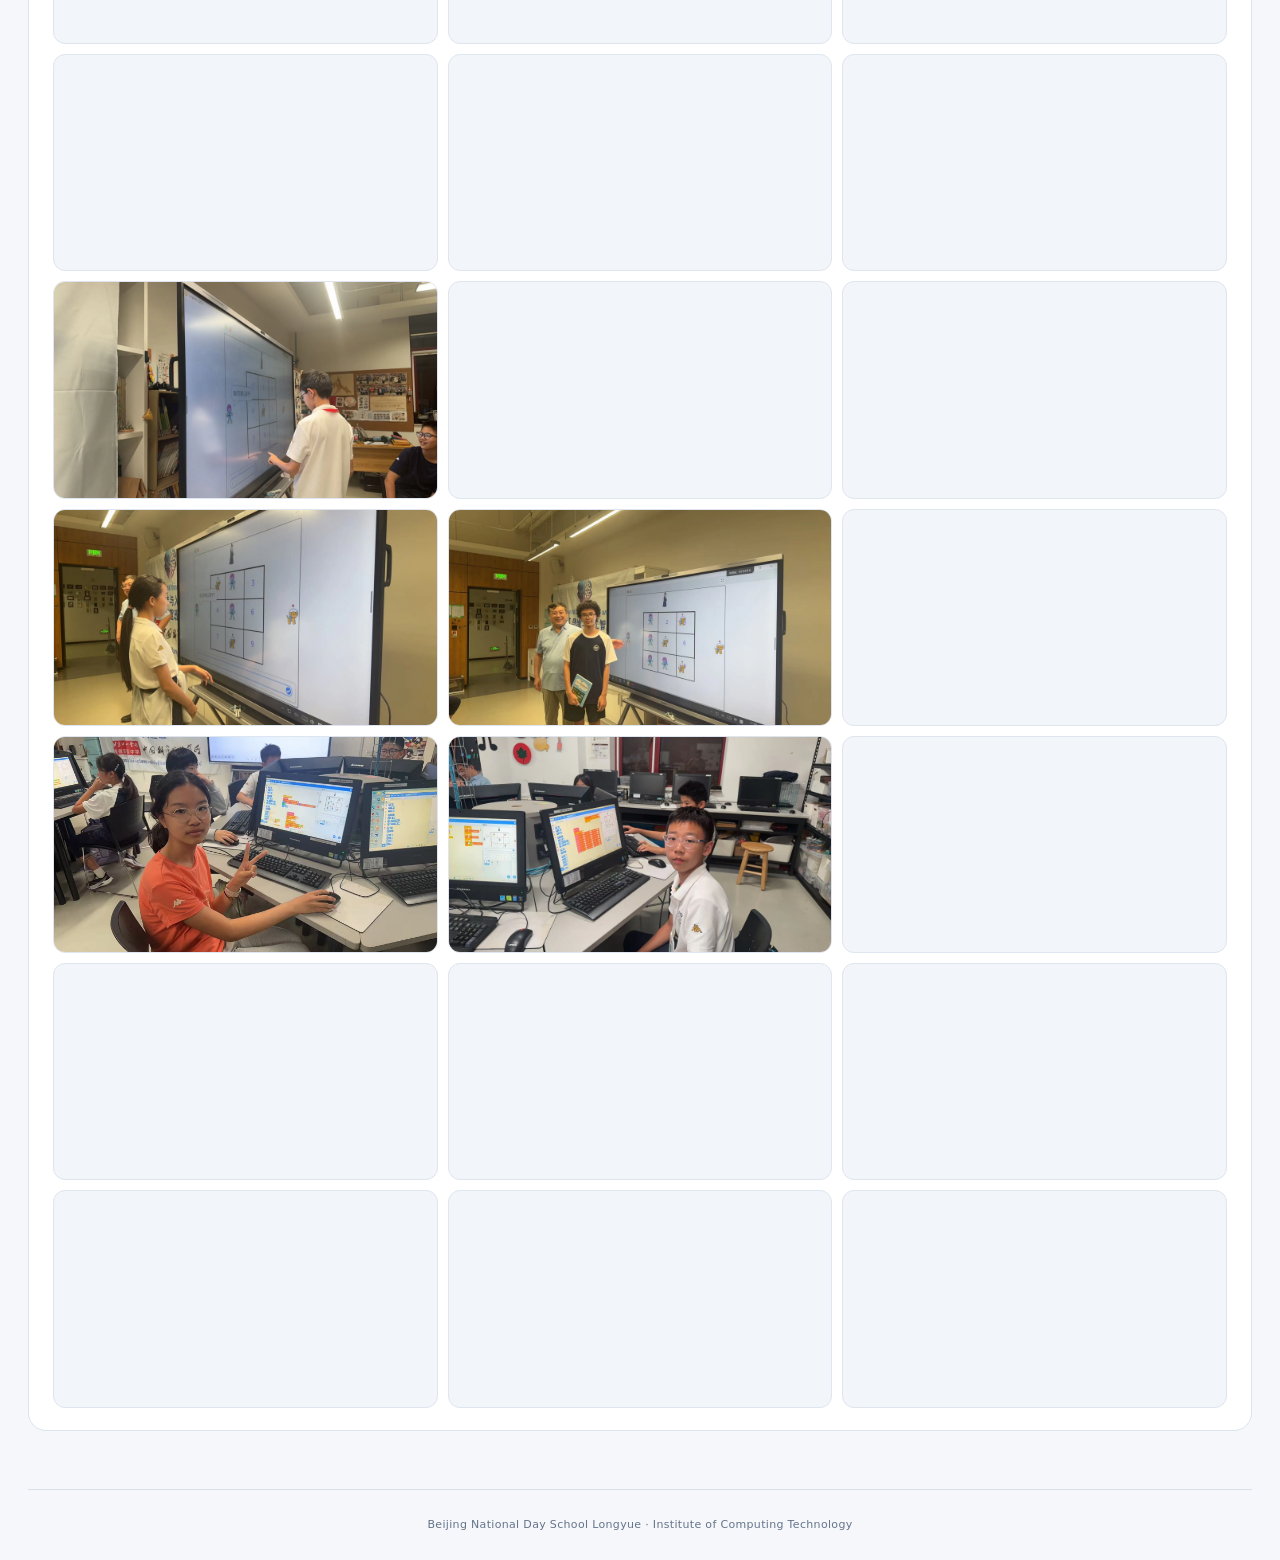
<file: teachers/Bu.html>
<!doctype html>
<html lang="zh-CN">
<head>
  <meta charset="utf-8" />
  <meta name="viewport" content="width=device-width, initial-scale=1" />
  <meta name="description" content="卜东波老师介绍、授课简介与课堂展示。" />
  <meta property="og:title" content="卜东波｜计算思维与人工智能课程" />
  <meta property="og:description" content="研究方向：生物信息学；计算机算法设计与分析。" />
  <meta property="og:type" content="profile" />
  <meta property="og:image" content="https://ai-class-shiyilongyue.github.io/assets/img/bdb.webp" />
  <meta name="twitter:card" content="summary_large_image" />
  <meta name="twitter:title" content="卜东波｜计算思维与人工智能课程" />
  <meta name="twitter:description" content="研究方向：生物信息学；计算机算法设计与分析。" />
  <meta name="twitter:image" content="https://ai-class-shiyilongyue.github.io/assets/img/bdb.webp" />
  <title>卜 老师｜老师介绍</title>
  <link rel="stylesheet" href="../assets/css/styles.css?v=20260901" />
  <link rel="stylesheet" href="../assets/css/premium.css?v=20260903-hero10" />
</head>
<body data-page="teacher" data-base="../" data-teacher-id="Bu">
  <header class="topbar">
    <a class="brand" href="../index.html">
      <span class="brand-dot"></span>
      <span id="brandTitle">课程主页</span>
    </a>
    <nav class="nav">
      <a class="nav-link" href="../index.html">首页</a>
      <a class="nav-link" href="../schedule.html">课程安排</a>
      <a class="nav-link" href="../downloads.html">资料下载</a>
      <a class="nav-link" href="../memory.html">结课纪念</a>
    </nav>
  </header>

  <main class="container">
    <section class="card"><div id="teacherHeader"></div></section>
    <section class="card">
      <div class="section-head">
        <div>
          <h2>教师介绍</h2>
          <p class="muted">个人简历/主要论著/科研项目。</p>
        </div>
      </div>
      <div id="teacherResearch" class="scroll-panel"></div>
    </section>

    <section class="card">
      <div class="section-head">
        <div><h2>授课简介与课堂展示</h2><p class="muted">课程简介与课堂照片。</p></div>
        <div class="toolbar">
          <a class="btn btn-ghost" href="../schedule.html">返回课表</a>
          <a class="btn" href="../downloads.html">资料下载</a>
        </div>
      </div>
      <div id="teacherLessons" class="teacher-lessons"></div>
    </section>
    <footer class="footer">
      <span class="muted">Beijing National Day School Longyue · Institute of Computing Technology</span>
    </footer>
  </main>

  <script defer src="../assets/js/data.js"></script>
  <script defer src="../assets/js/data-semester-2.js?v=20260919-class23-titles"></script>
  <script defer src="../assets/js/main.js?v=20260903-hero2"></script>
</body>
</html>
</file>
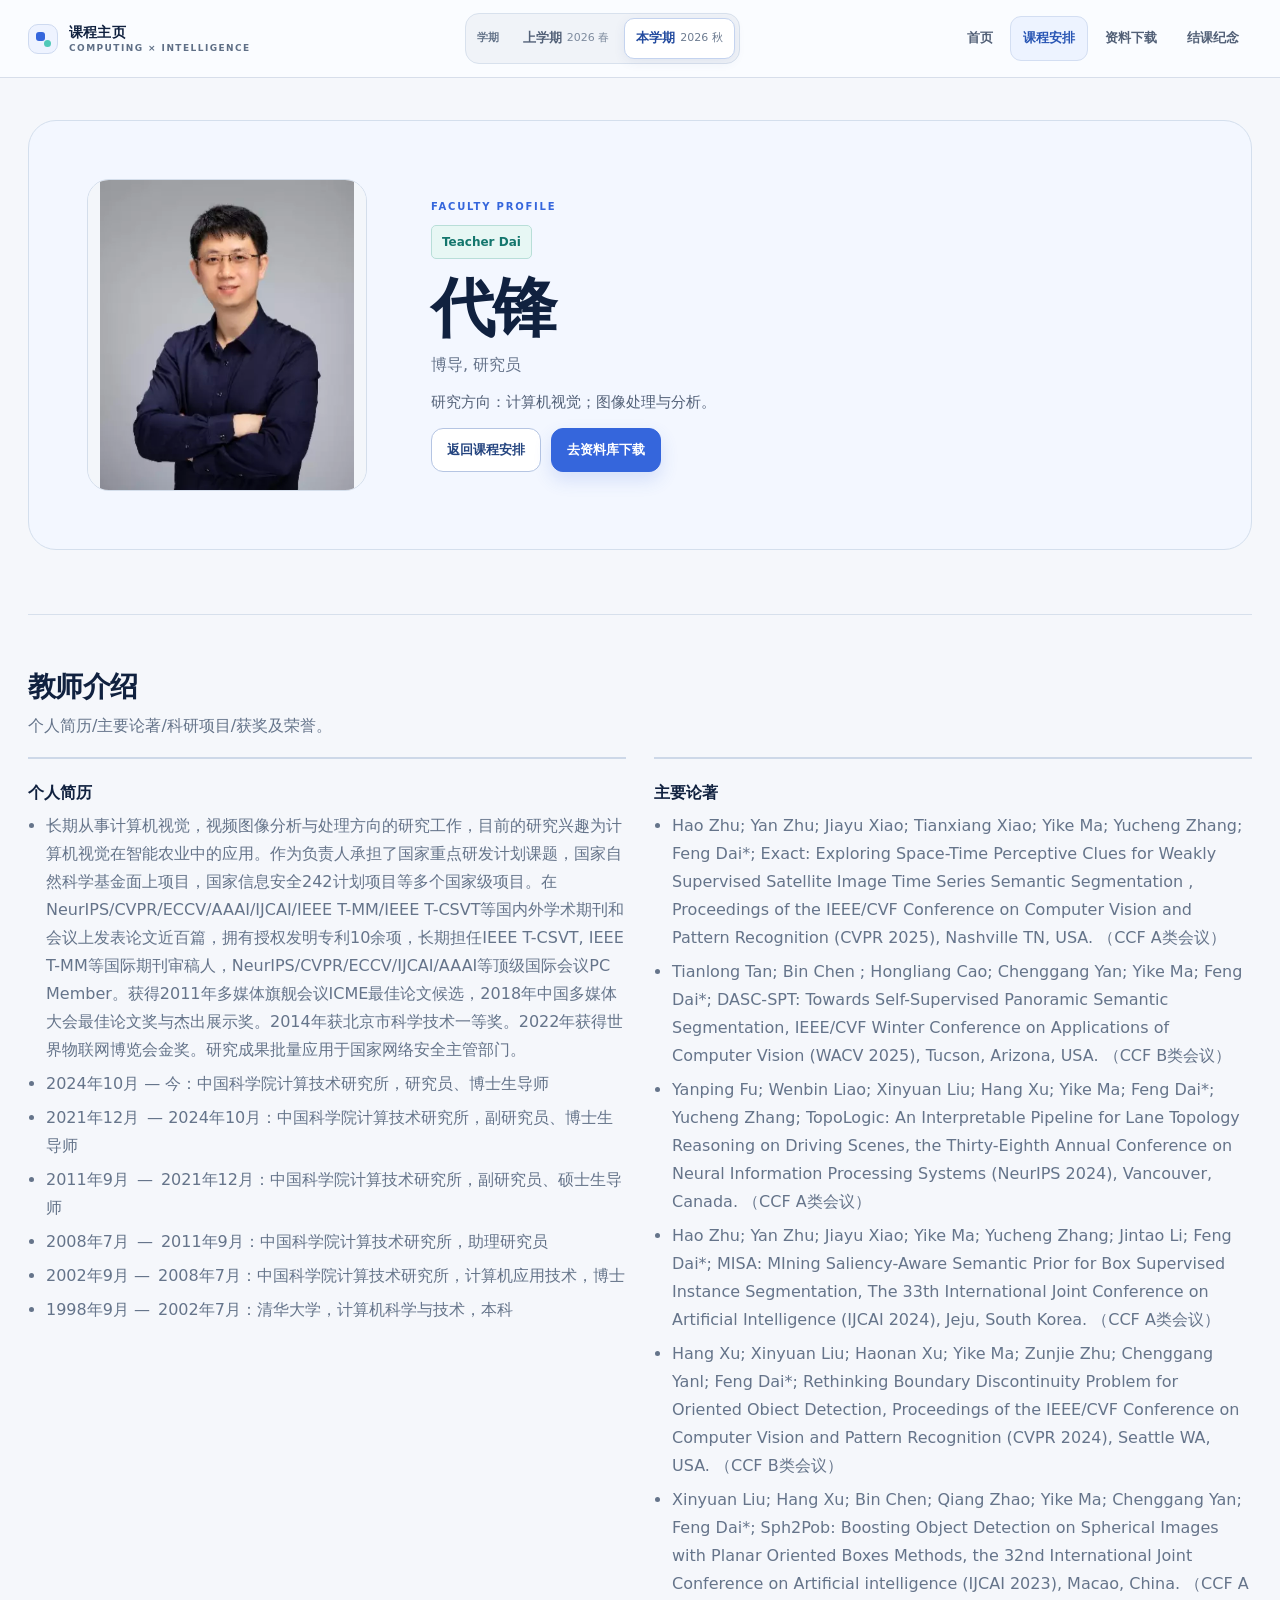
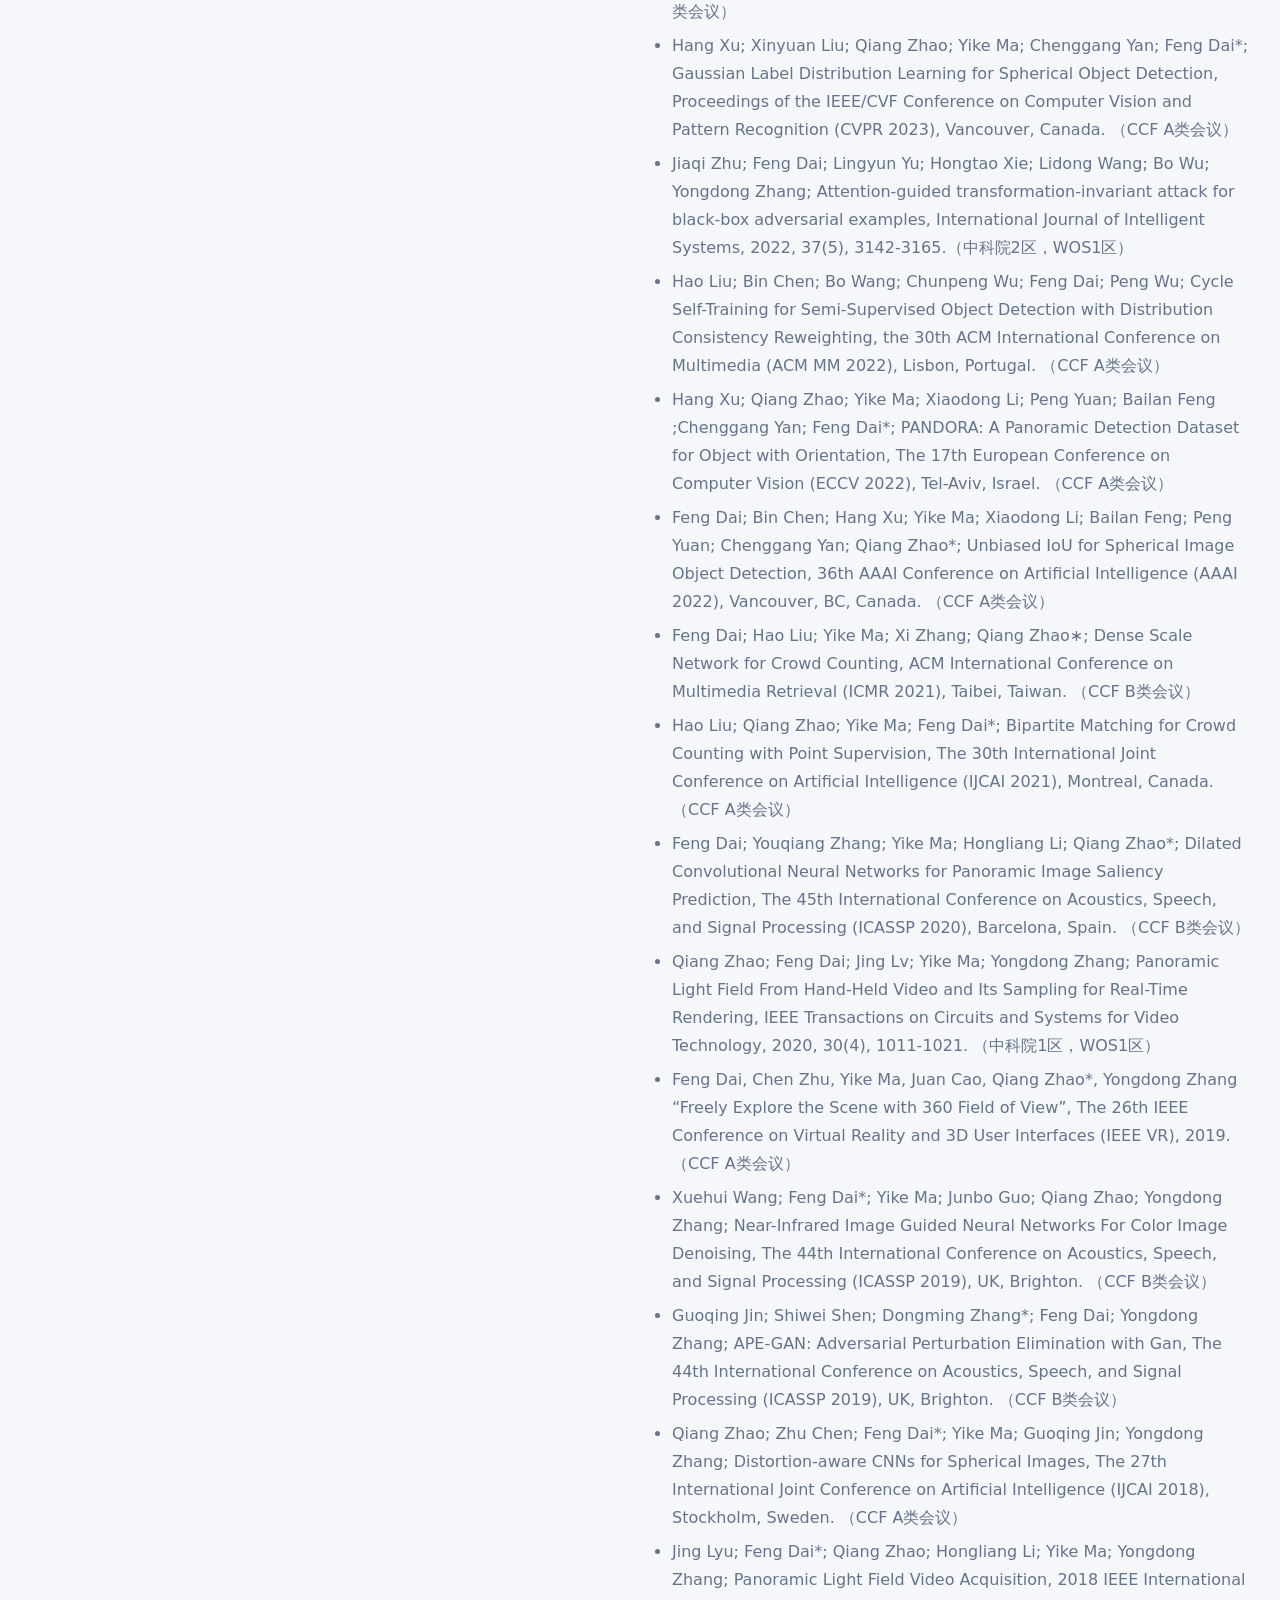
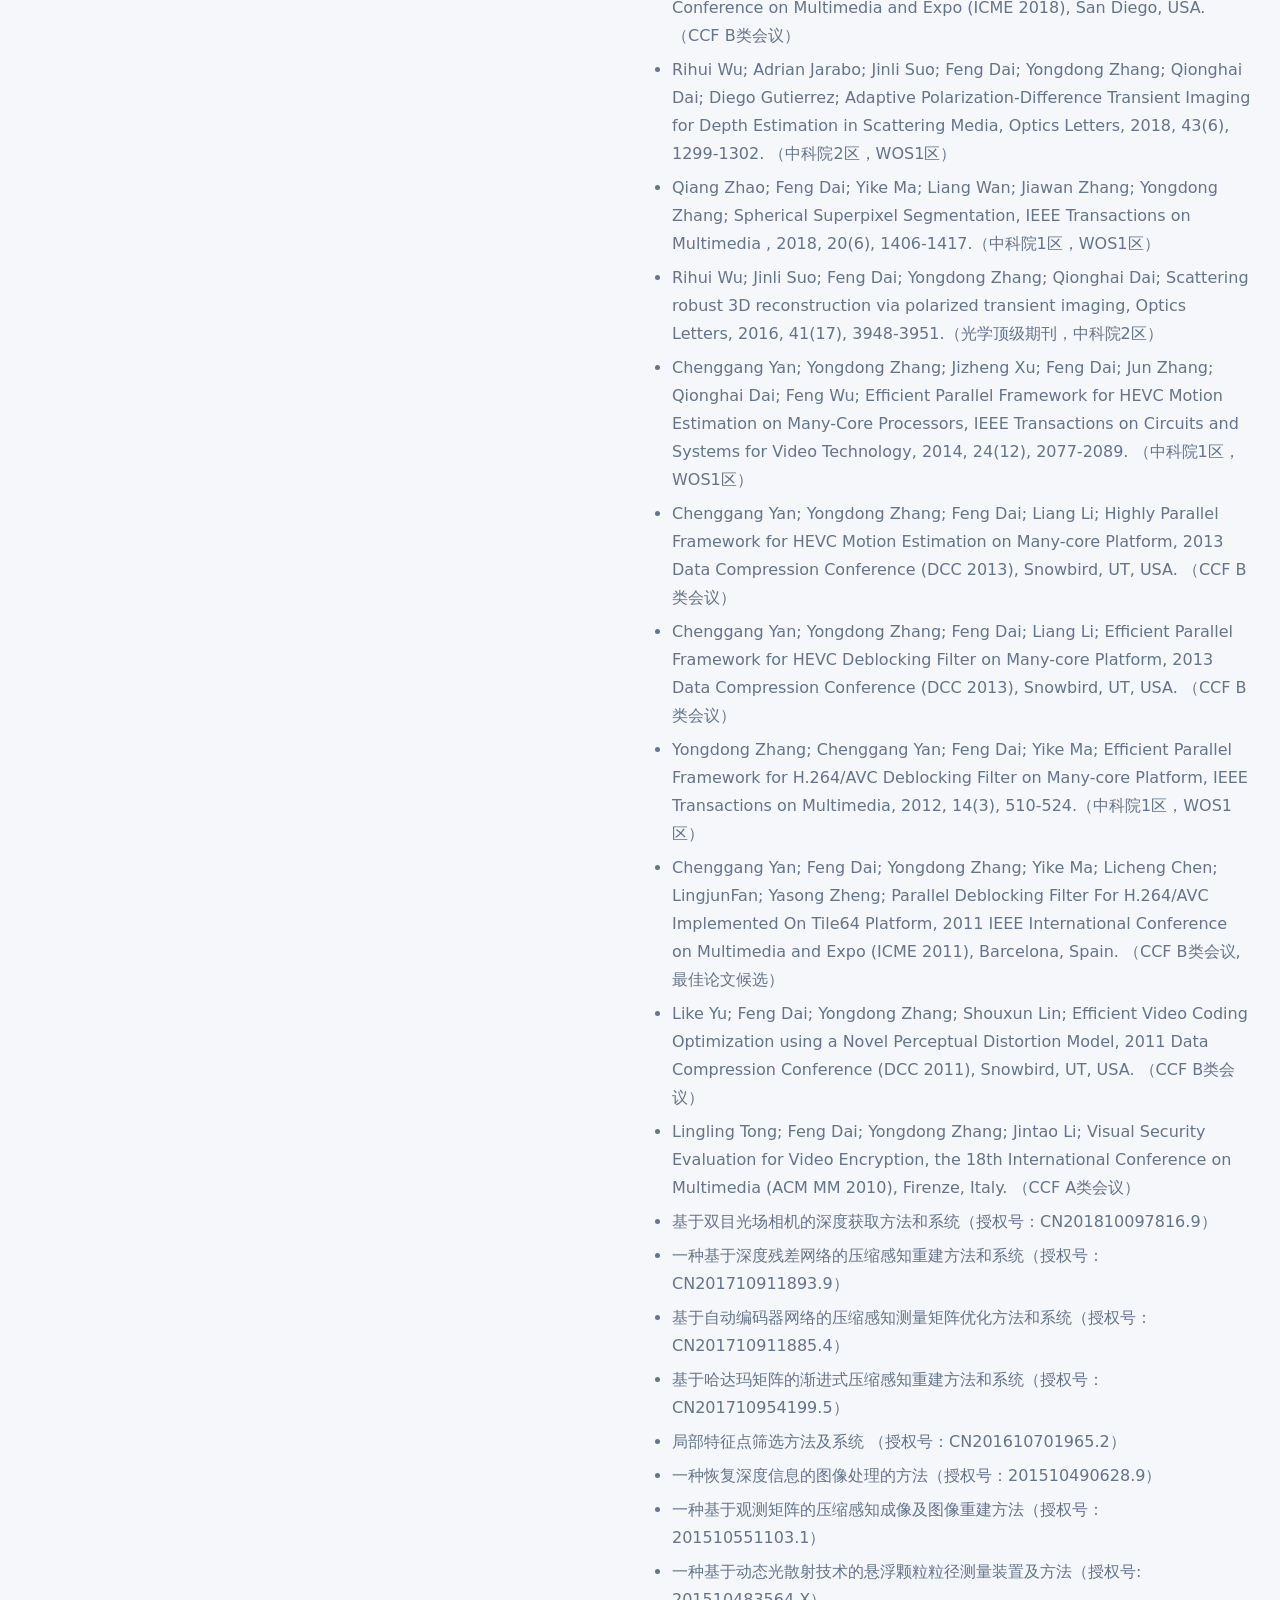
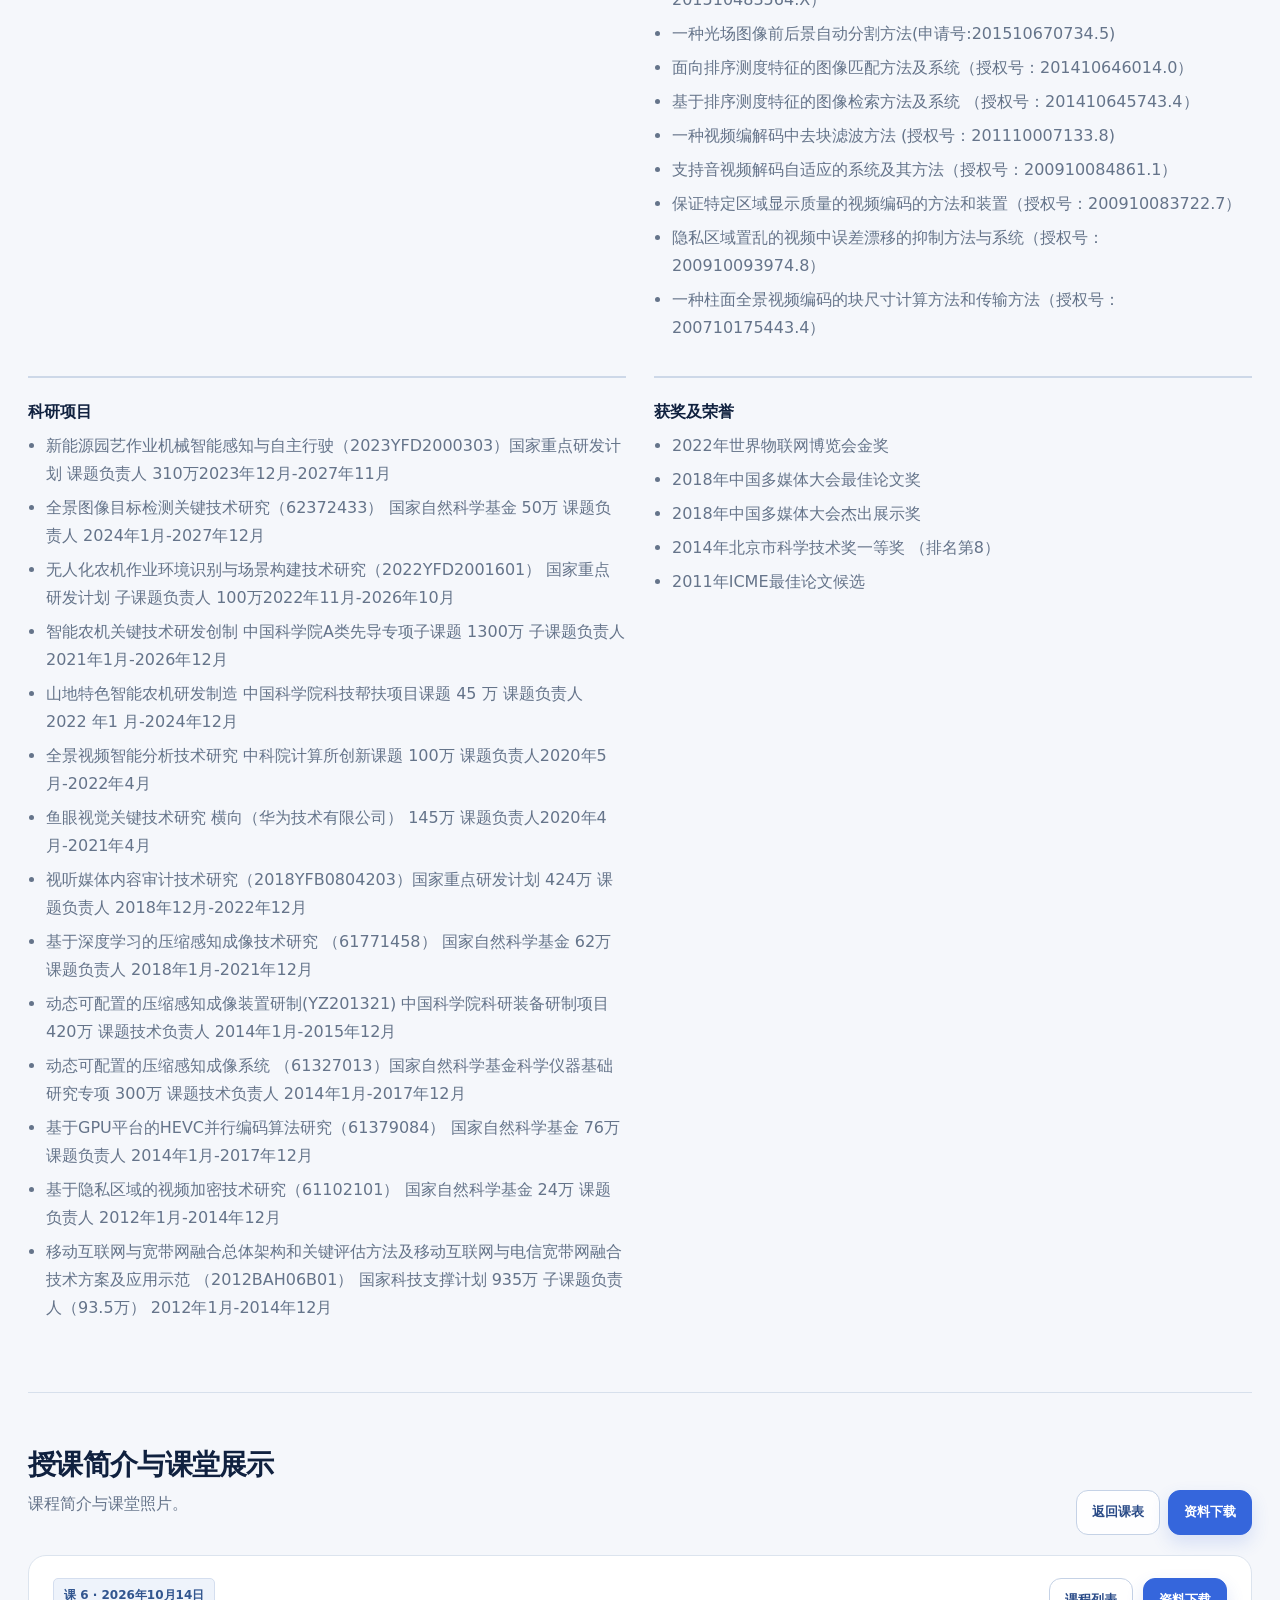
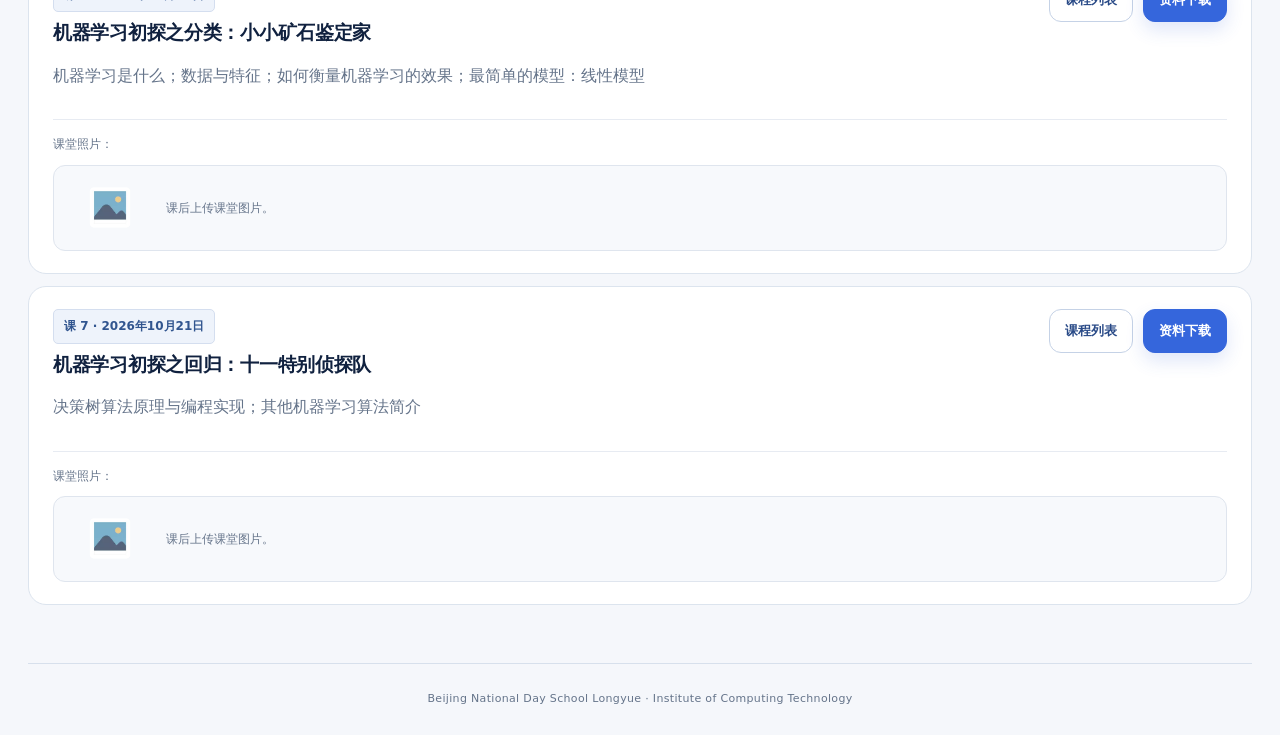
<file: teachers/Dai.html>
<!doctype html>
<html lang="zh-CN">
<head>
  <meta charset="utf-8" />
  <meta name="viewport" content="width=device-width, initial-scale=1" />
  <meta name="description" content="代锋老师介绍、授课简介与课堂展示。" />
  <meta property="og:title" content="代锋｜计算思维与人工智能课程" />
  <meta property="og:description" content="研究方向：计算机视觉；图像处理与分析。" />
  <meta property="og:type" content="profile" />
  <meta property="og:image" content="https://ai-class-shiyilongyue.github.io/assets/img/df.webp" />
  <meta name="twitter:card" content="summary_large_image" />
  <meta name="twitter:title" content="代锋｜计算思维与人工智能课程" />
  <meta name="twitter:description" content="研究方向：计算机视觉；图像处理与分析。" />
  <meta name="twitter:image" content="https://ai-class-shiyilongyue.github.io/assets/img/df.webp" />
  <title>代 老师｜老师介绍</title>
  <link rel="stylesheet" href="../assets/css/styles.css?v=20260901" />
  <link rel="stylesheet" href="../assets/css/premium.css?v=20260903-hero10" />
</head>
<body data-page="teacher" data-base="../" data-teacher-id="Dai">
  <header class="topbar">
    <a class="brand" href="../index.html"><span class="brand-dot"></span><span id="brandTitle">课程主页</span></a>
    <nav class="nav">
      <a class="nav-link" href="../index.html">首页</a>
      <a class="nav-link" href="../schedule.html">课程安排</a>
      <a class="nav-link" href="../downloads.html">资料下载</a>
      <a class="nav-link" href="../memory.html">结课纪念</a>
    </nav>
  </header>
  <main class="container">
    <section class="card"><div id="teacherHeader"></div></section>
    <section class="card">
      <div class="section-head">
        <div>
          <h2>教师介绍</h2>
          <p class="muted">个人简历/主要论著/科研项目/获奖及荣誉。</p>
        </div>
      </div>
      <div id="teacherResearch" class="scroll-panel"></div>
    </section>

    <section class="card">
      <div class="section-head">
        <div><h2>授课简介与课堂展示</h2><p class="muted">课程简介与课堂照片。</p></div>
        <div class="toolbar"><a class="btn btn-ghost" href="../schedule.html">返回课表</a><a class="btn" href="../downloads.html">资料下载</a></div>
      </div>
      <div id="teacherLessons" class="teacher-lessons"></div>
    </section>
    <footer class="footer">
      <span class="muted">Beijing National Day School Longyue · Institute of Computing Technology</span>
    </footer>
  </main>
  <script defer src="../assets/js/data.js"></script>
  <script defer src="../assets/js/data-semester-2.js?v=20260919-class23-titles"></script>
  <script defer src="../assets/js/main.js?v=20260903-hero2"></script>
</body>
</html>
</file>
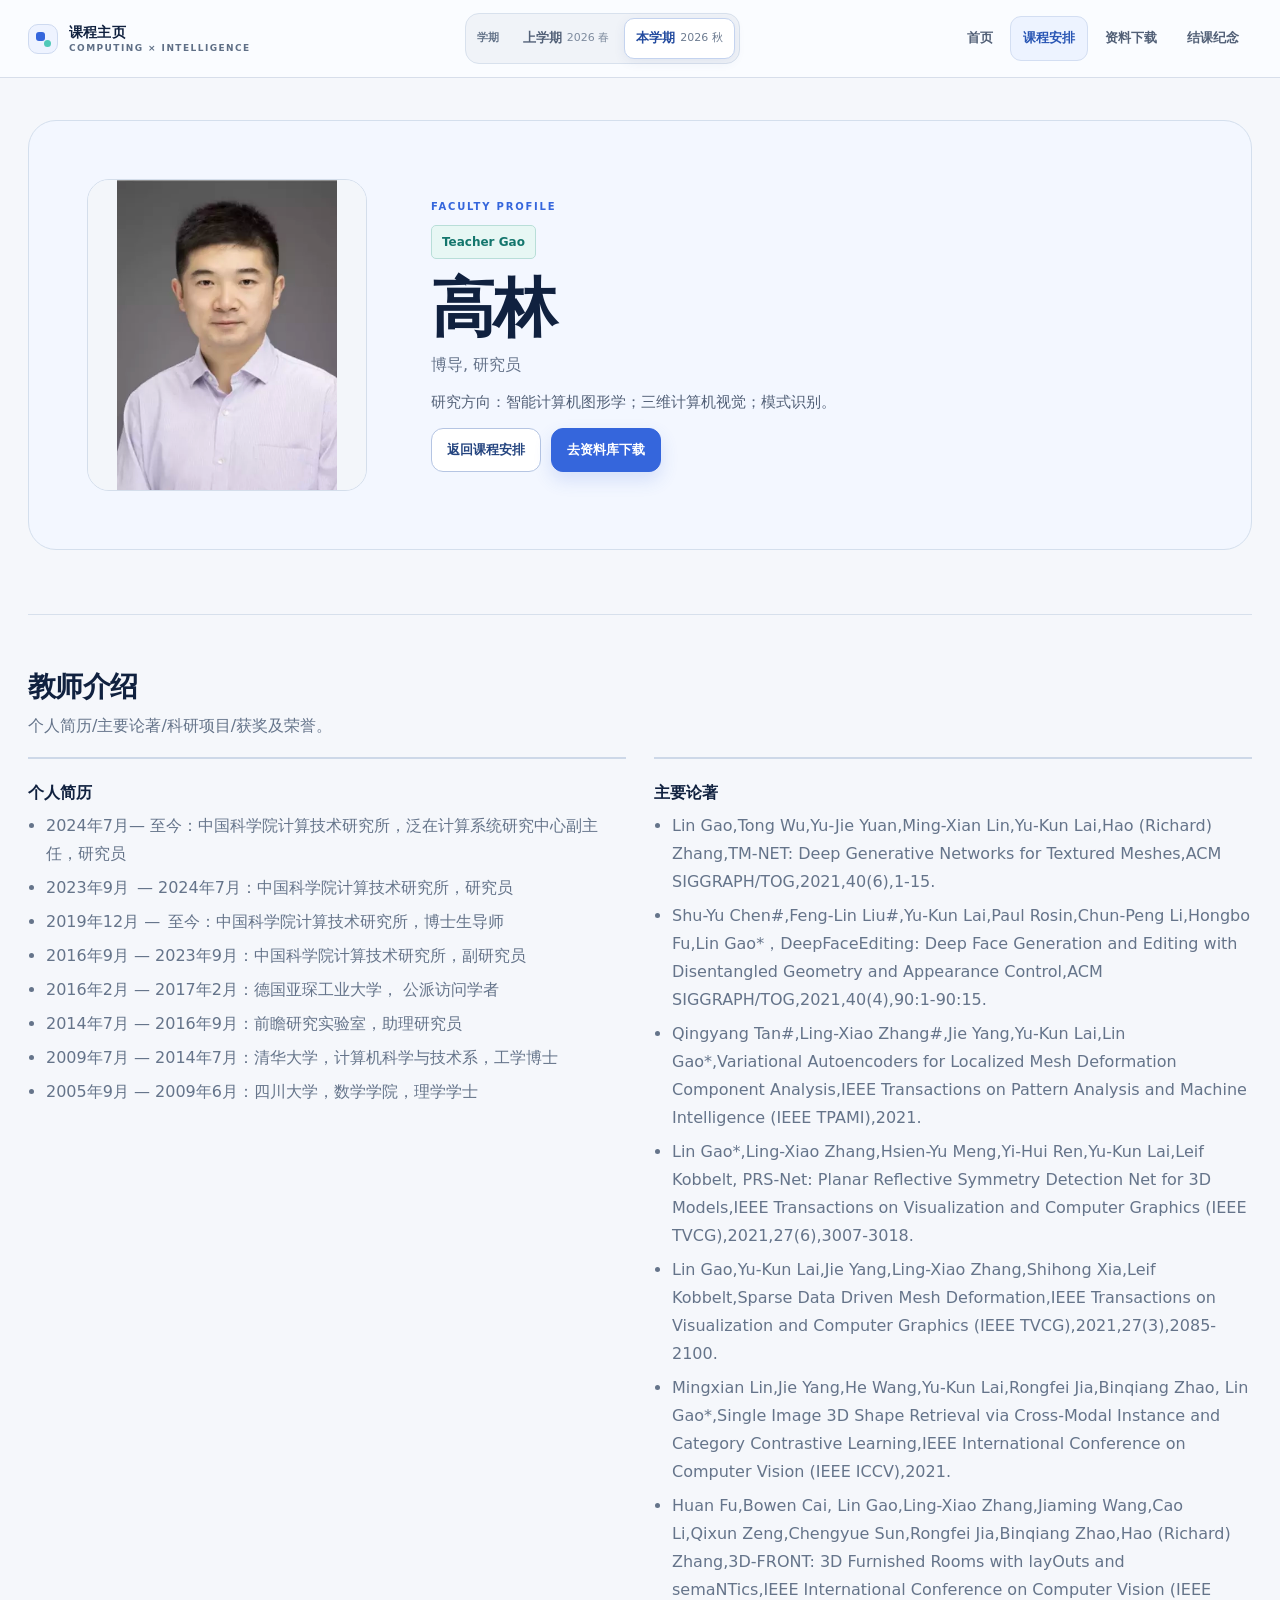
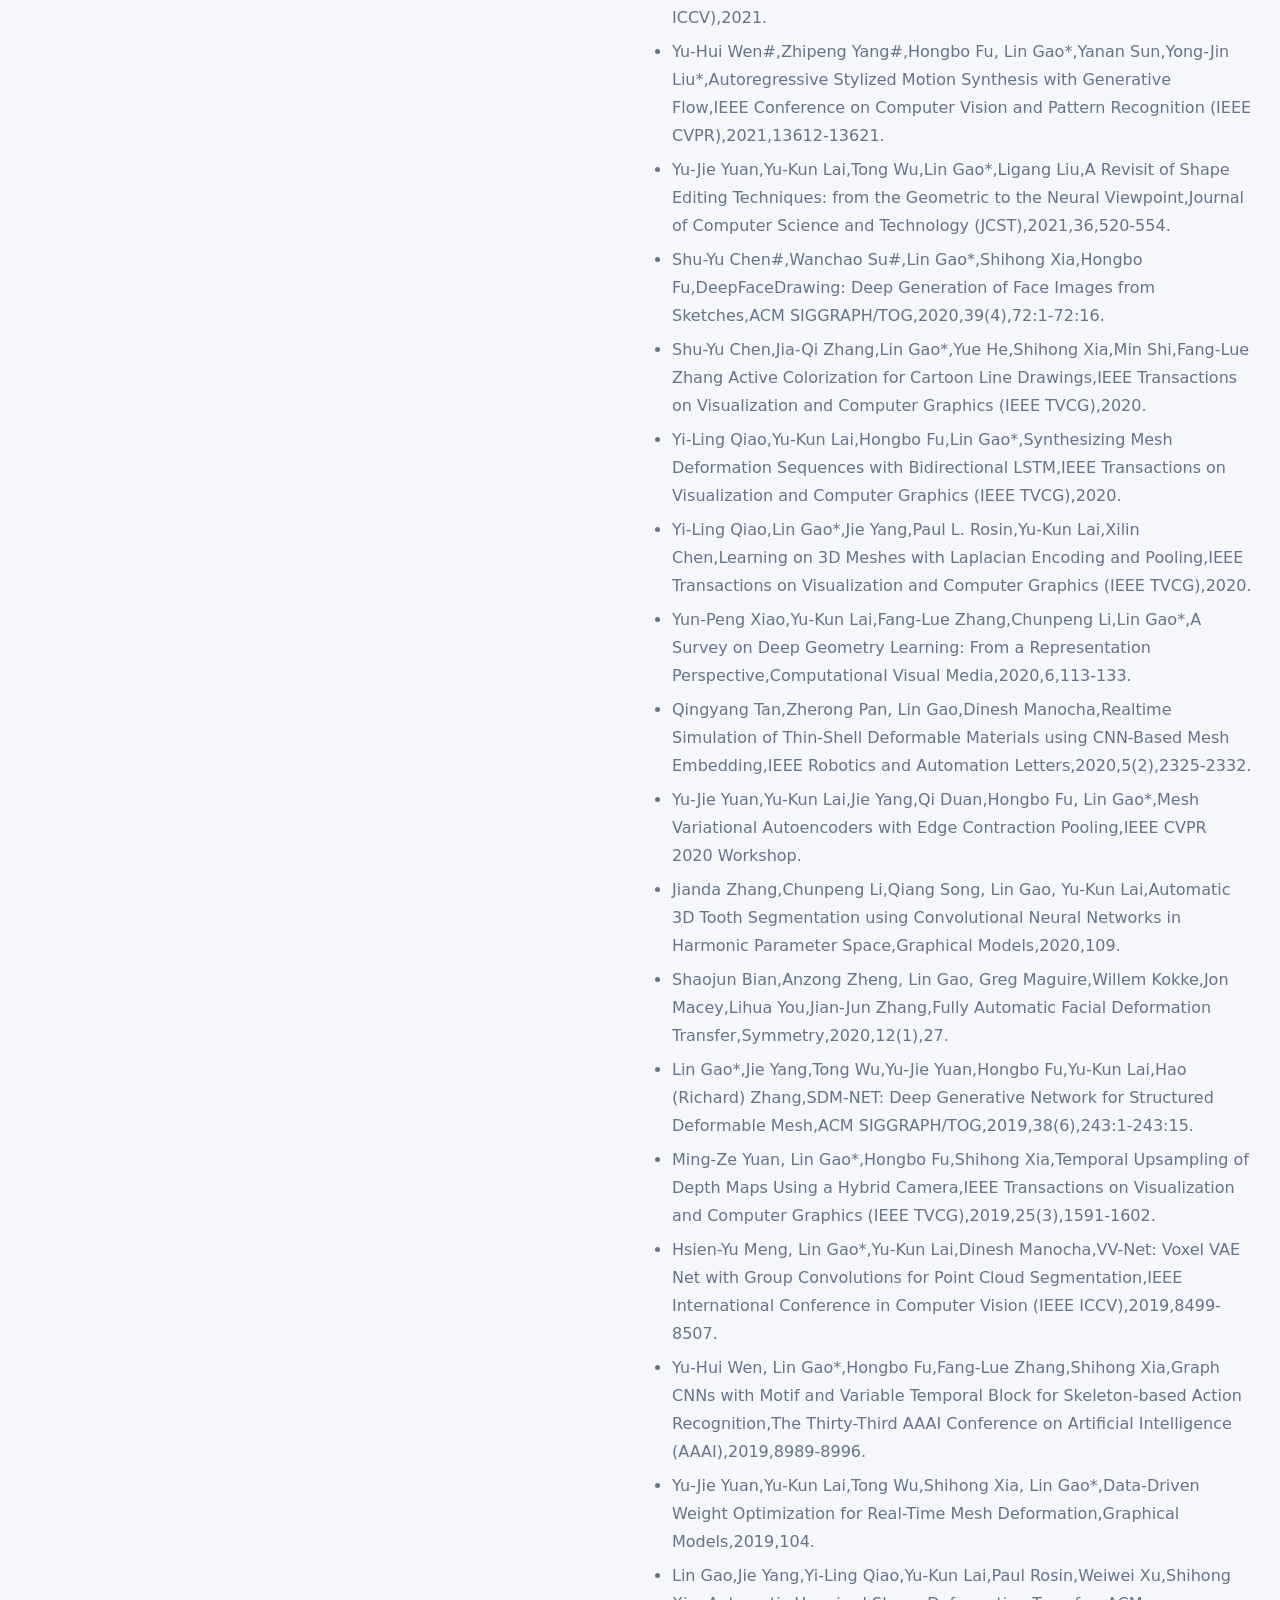
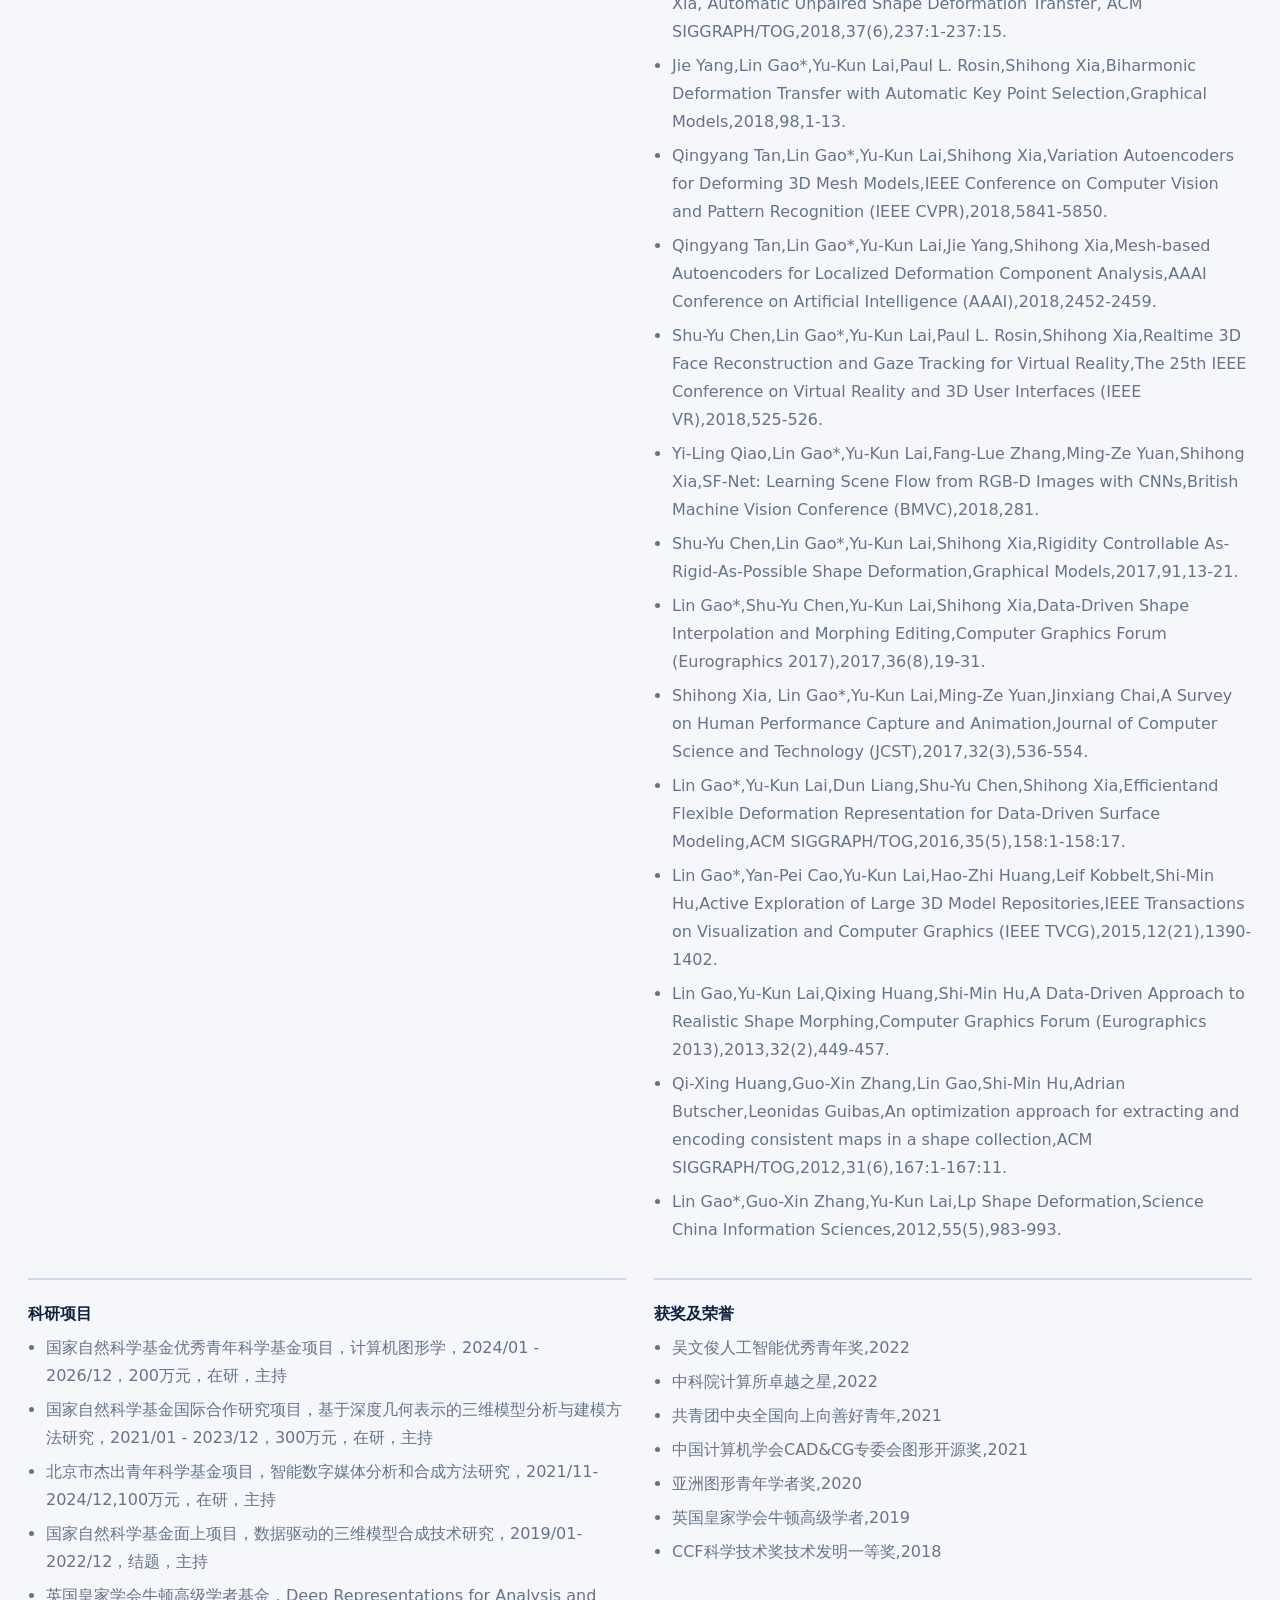
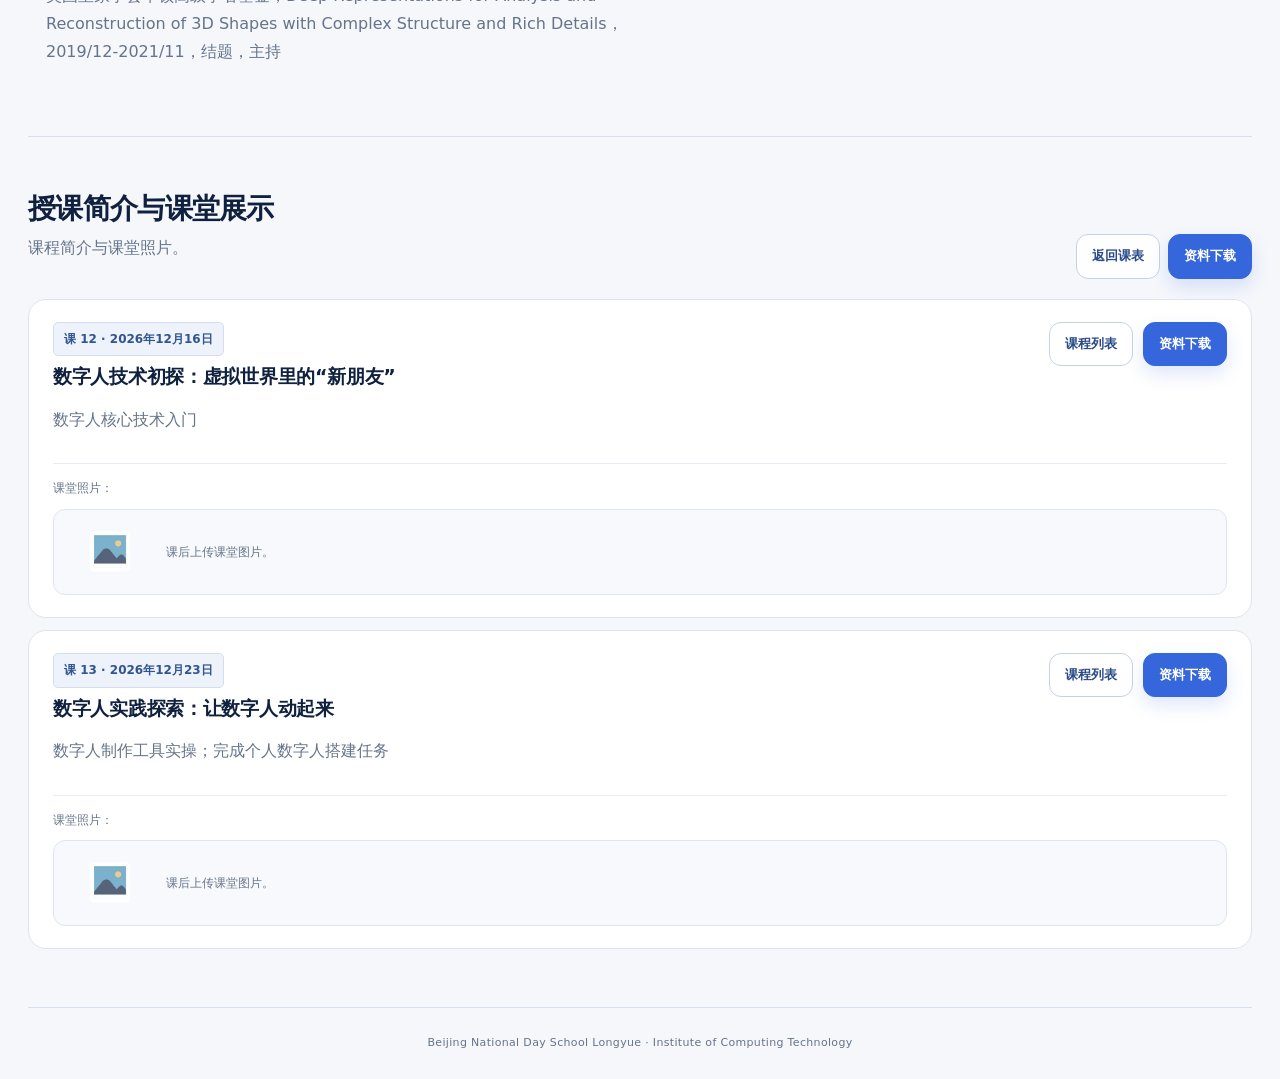
<file: teachers/Gao.html>
<!doctype html>
<html lang="zh-CN">
<head>
  <meta charset="utf-8" />
  <meta name="viewport" content="width=device-width, initial-scale=1" />
  <meta name="description" content="高林老师介绍、授课简介与课堂展示。" />
  <meta property="og:title" content="高林｜计算思维与人工智能课程" />
  <meta property="og:description" content="研究方向：智能计算机图形学、三维计算机视觉与模式识别。" />
  <meta property="og:type" content="profile" />
  <meta property="og:image" content="https://ai-class-shiyilongyue.github.io/assets/img/gl.webp" />
  <meta name="twitter:card" content="summary_large_image" />
  <meta name="twitter:title" content="高林｜计算思维与人工智能课程" />
  <meta name="twitter:description" content="研究方向：智能计算机图形学、三维计算机视觉与模式识别。" />
  <meta name="twitter:image" content="https://ai-class-shiyilongyue.github.io/assets/img/gl.webp" />
  <title>高 老师｜老师介绍</title>
  <link rel="stylesheet" href="../assets/css/styles.css?v=20260901" />
  <link rel="stylesheet" href="../assets/css/premium.css?v=20260903-hero10" />
</head>
<body data-page="teacher" data-base="../" data-teacher-id="Gao">
  <header class="topbar">
    <a class="brand" href="../index.html"><span class="brand-dot"></span><span id="brandTitle">课程主页</span></a>
    <nav class="nav">
      <a class="nav-link" href="../index.html">首页</a>
      <a class="nav-link" href="../schedule.html">课程安排</a>
      <a class="nav-link" href="../downloads.html">资料下载</a>
      <a class="nav-link" href="../memory.html">结课纪念</a>
    </nav>
  </header>
  <main class="container">
    <section class="card"><div id="teacherHeader"></div></section>
    <section class="card">
      <div class="section-head">
        <div>
          <h2>教师介绍</h2>
          <p class="muted">个人简历/主要论著/科研项目/获奖及荣誉。</p>
        </div>
      </div>
      <div id="teacherResearch" class="scroll-panel"></div>
    </section>

    <section class="card">
      <div class="section-head">
        <div><h2>授课简介与课堂展示</h2><p class="muted">课程简介与课堂照片。</p></div>
        <div class="toolbar"><a class="btn btn-ghost" href="../schedule.html">返回课表</a><a class="btn" href="../downloads.html">资料下载</a></div>
      </div>
      <div id="teacherLessons" class="teacher-lessons"></div>
    </section>
    <footer class="footer">
      <span class="muted">Beijing National Day School Longyue · Institute of Computing Technology</span>
    </footer>
  </main>
  <script defer src="../assets/js/data.js"></script>
  <script defer src="../assets/js/data-semester-2.js?v=20260919-class23-titles"></script>
  <script defer src="../assets/js/main.js?v=20260903-hero2"></script>
</body>
</html>
</file>
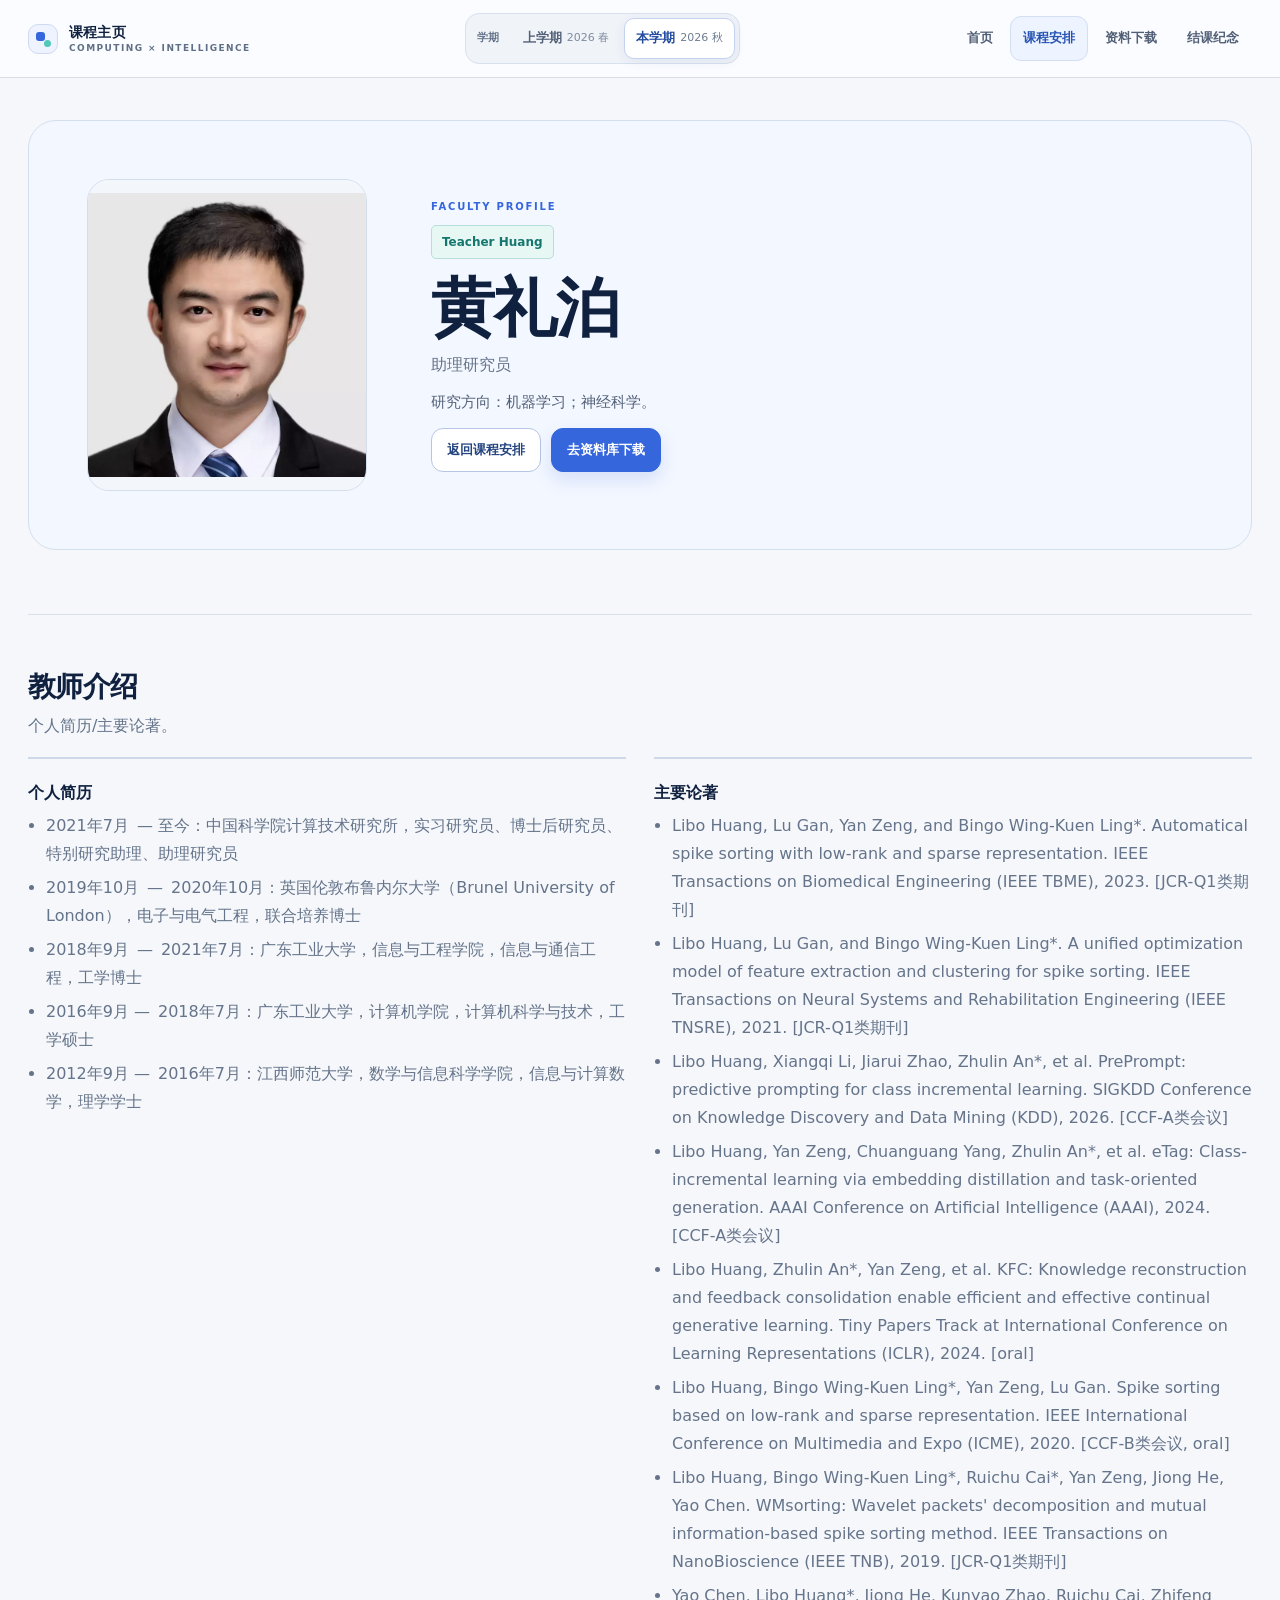
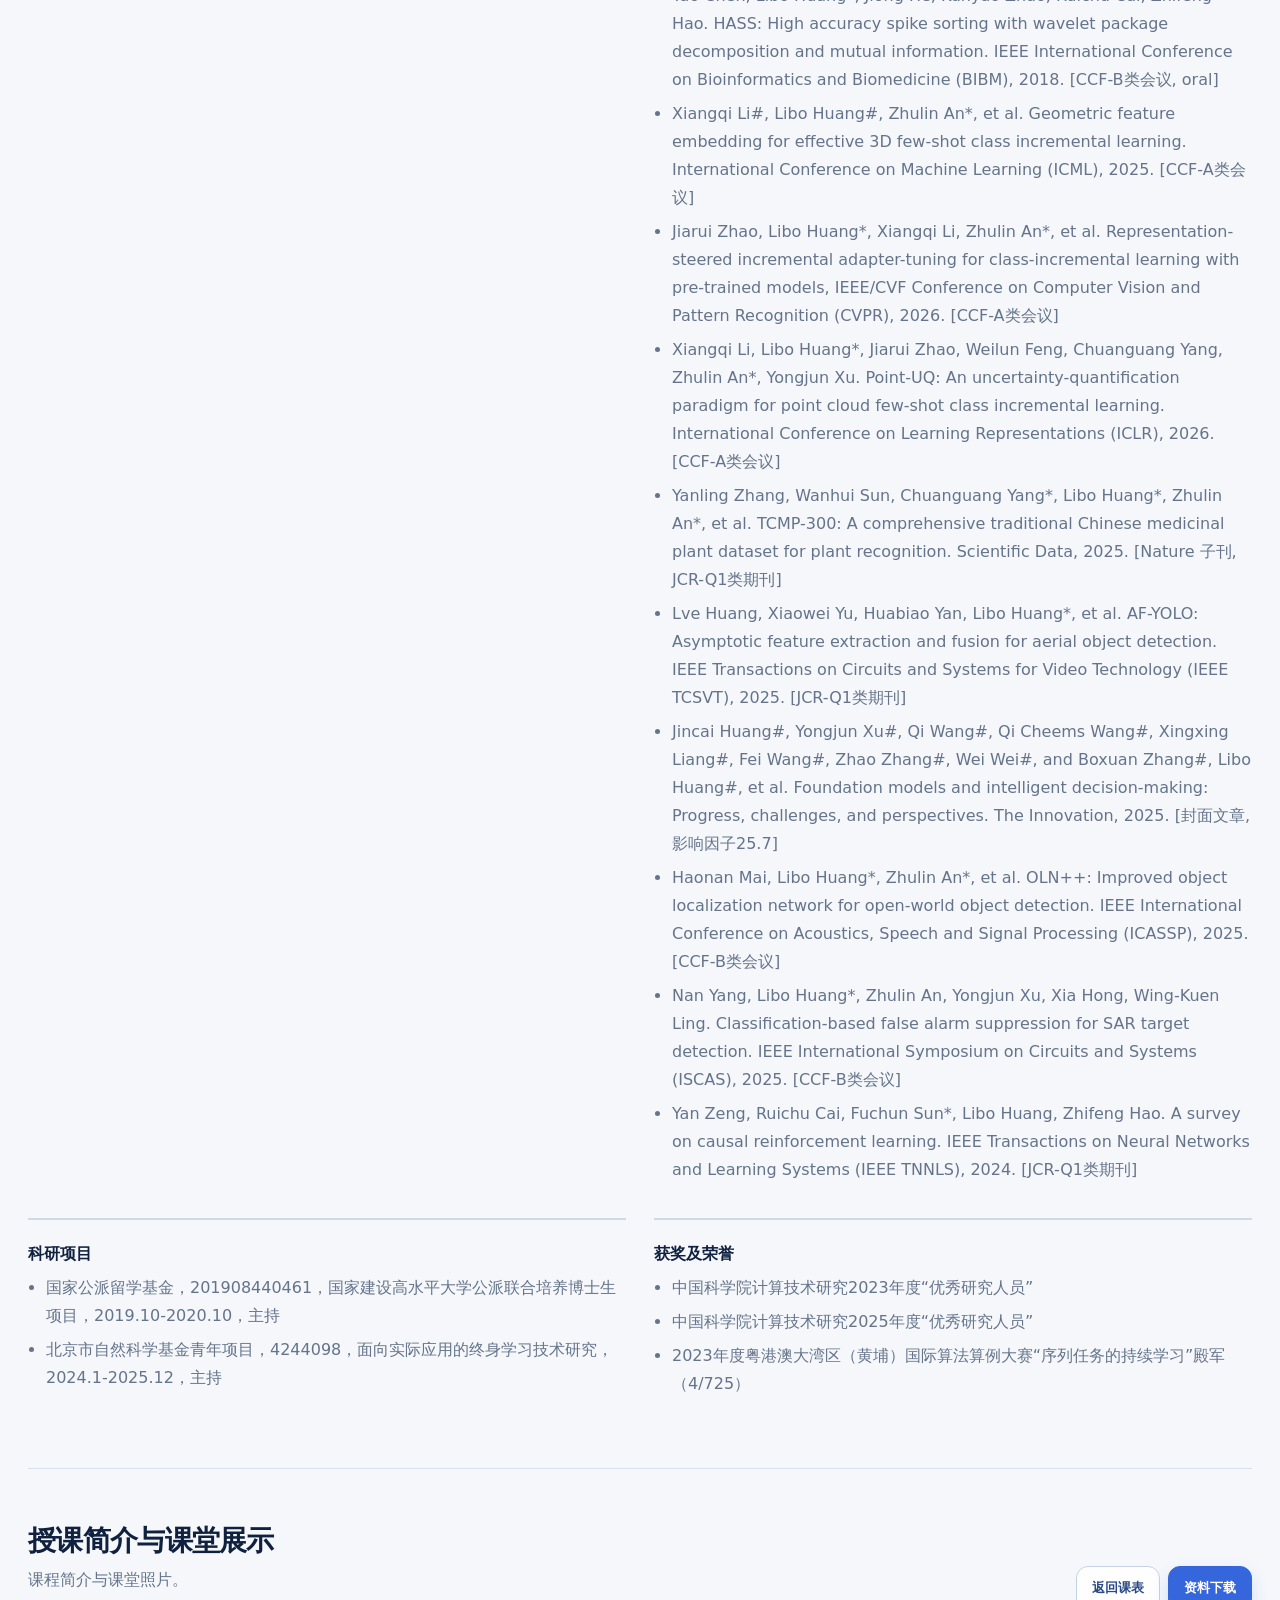
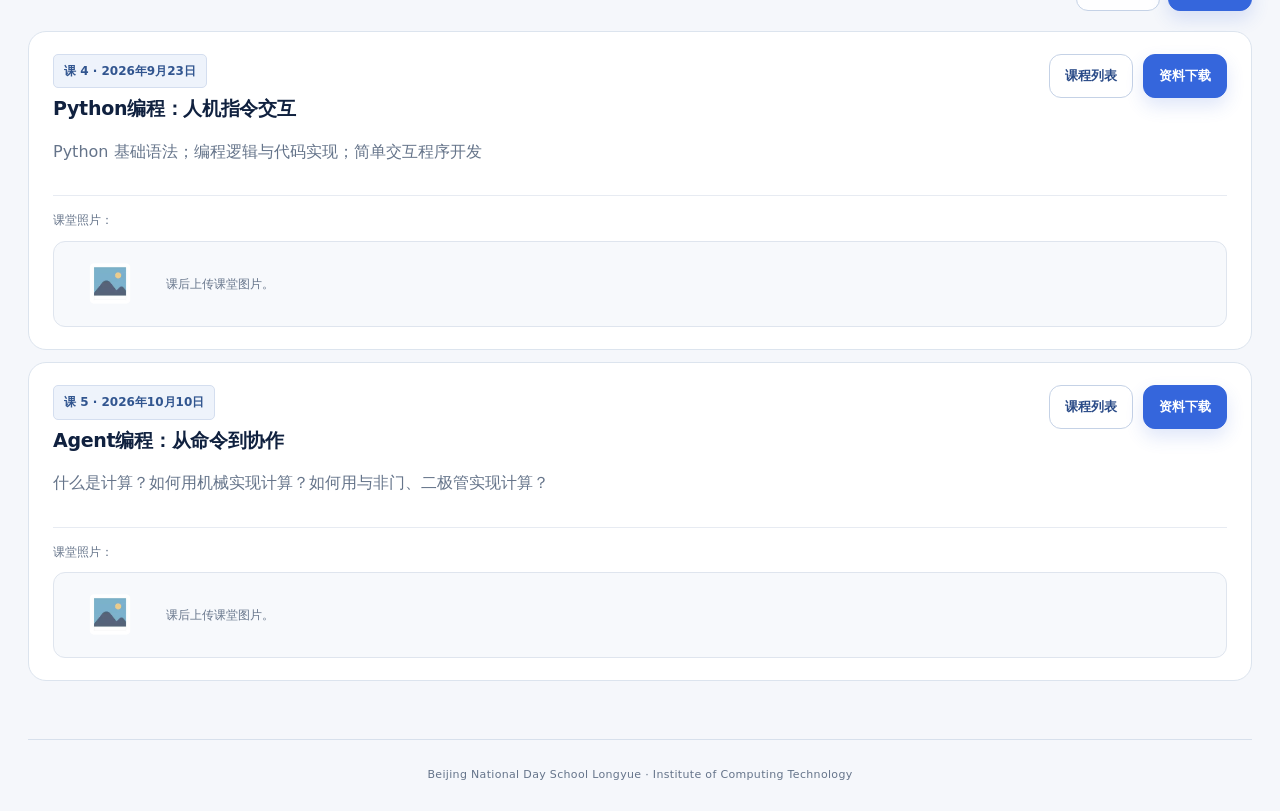
<file: teachers/Huang.html>
<!doctype html>
<html lang="zh-CN">
<head>
  <meta charset="utf-8" />
  <meta name="viewport" content="width=device-width, initial-scale=1" />
  <meta name="description" content="黄礼泊老师介绍、授课简介与课堂展示。" />
  <meta property="og:title" content="黄礼泊｜计算思维与人工智能课程" />
  <meta property="og:description" content="研究方向：机器学习；神经科学。" />
  <meta property="og:type" content="profile" />
  <meta property="og:image" content="https://ai-class-shiyilongyue.github.io/assets/img/hlb.webp" />
  <meta name="twitter:card" content="summary_large_image" />
  <meta name="twitter:title" content="黄礼泊｜计算思维与人工智能课程" />
  <meta name="twitter:description" content="研究方向：机器学习；神经科学。" />
  <meta name="twitter:image" content="https://ai-class-shiyilongyue.github.io/assets/img/hlb.webp" />
  <title>黄 老师｜老师介绍</title>
  <link rel="stylesheet" href="../assets/css/styles.css?v=20260901" />
  <link rel="stylesheet" href="../assets/css/premium.css?v=20260903-hero10" />
</head>
<body data-page="teacher" data-base="../" data-teacher-id="Huang">
  <header class="topbar">
    <a class="brand" href="../index.html"><span class="brand-dot"></span><span id="brandTitle">课程主页</span></a>
    <nav class="nav">
      <a class="nav-link" href="../index.html">首页</a>
      <a class="nav-link" href="../schedule.html">课程安排</a>
      <a class="nav-link" href="../downloads.html">资料下载</a>
      <a class="nav-link" href="../memory.html">结课纪念</a>
    </nav>
  </header>
  <main class="container">
    <section class="card"><div id="teacherHeader"></div></section>
    <section class="card">
      <div class="section-head">
        <div>
          <h2>教师介绍</h2>
          <p class="muted">个人简历/主要论著。</p>
        </div>
      </div>
      <div id="teacherResearch" class="scroll-panel"></div>
    </section>

    <section class="card">
      <div class="section-head">
        <div><h2>授课简介与课堂展示</h2><p class="muted">课程简介与课堂照片。</p></div>
        <div class="toolbar"><a class="btn btn-ghost" href="../schedule.html">返回课表</a><a class="btn" href="../downloads.html">资料下载</a></div>
      </div>
      <div id="teacherLessons" class="teacher-lessons"></div>
    </section>
    <footer class="footer">
      <span class="muted">Beijing National Day School Longyue · Institute of Computing Technology</span>
    </footer>
  </main>
  <script defer src="../assets/js/data.js"></script>
  <script defer src="../assets/js/data-semester-2.js?v=20260919-class23-titles"></script>
  <script defer src="../assets/js/main.js?v=20260903-hero2"></script>
</body>
</html>
</file>
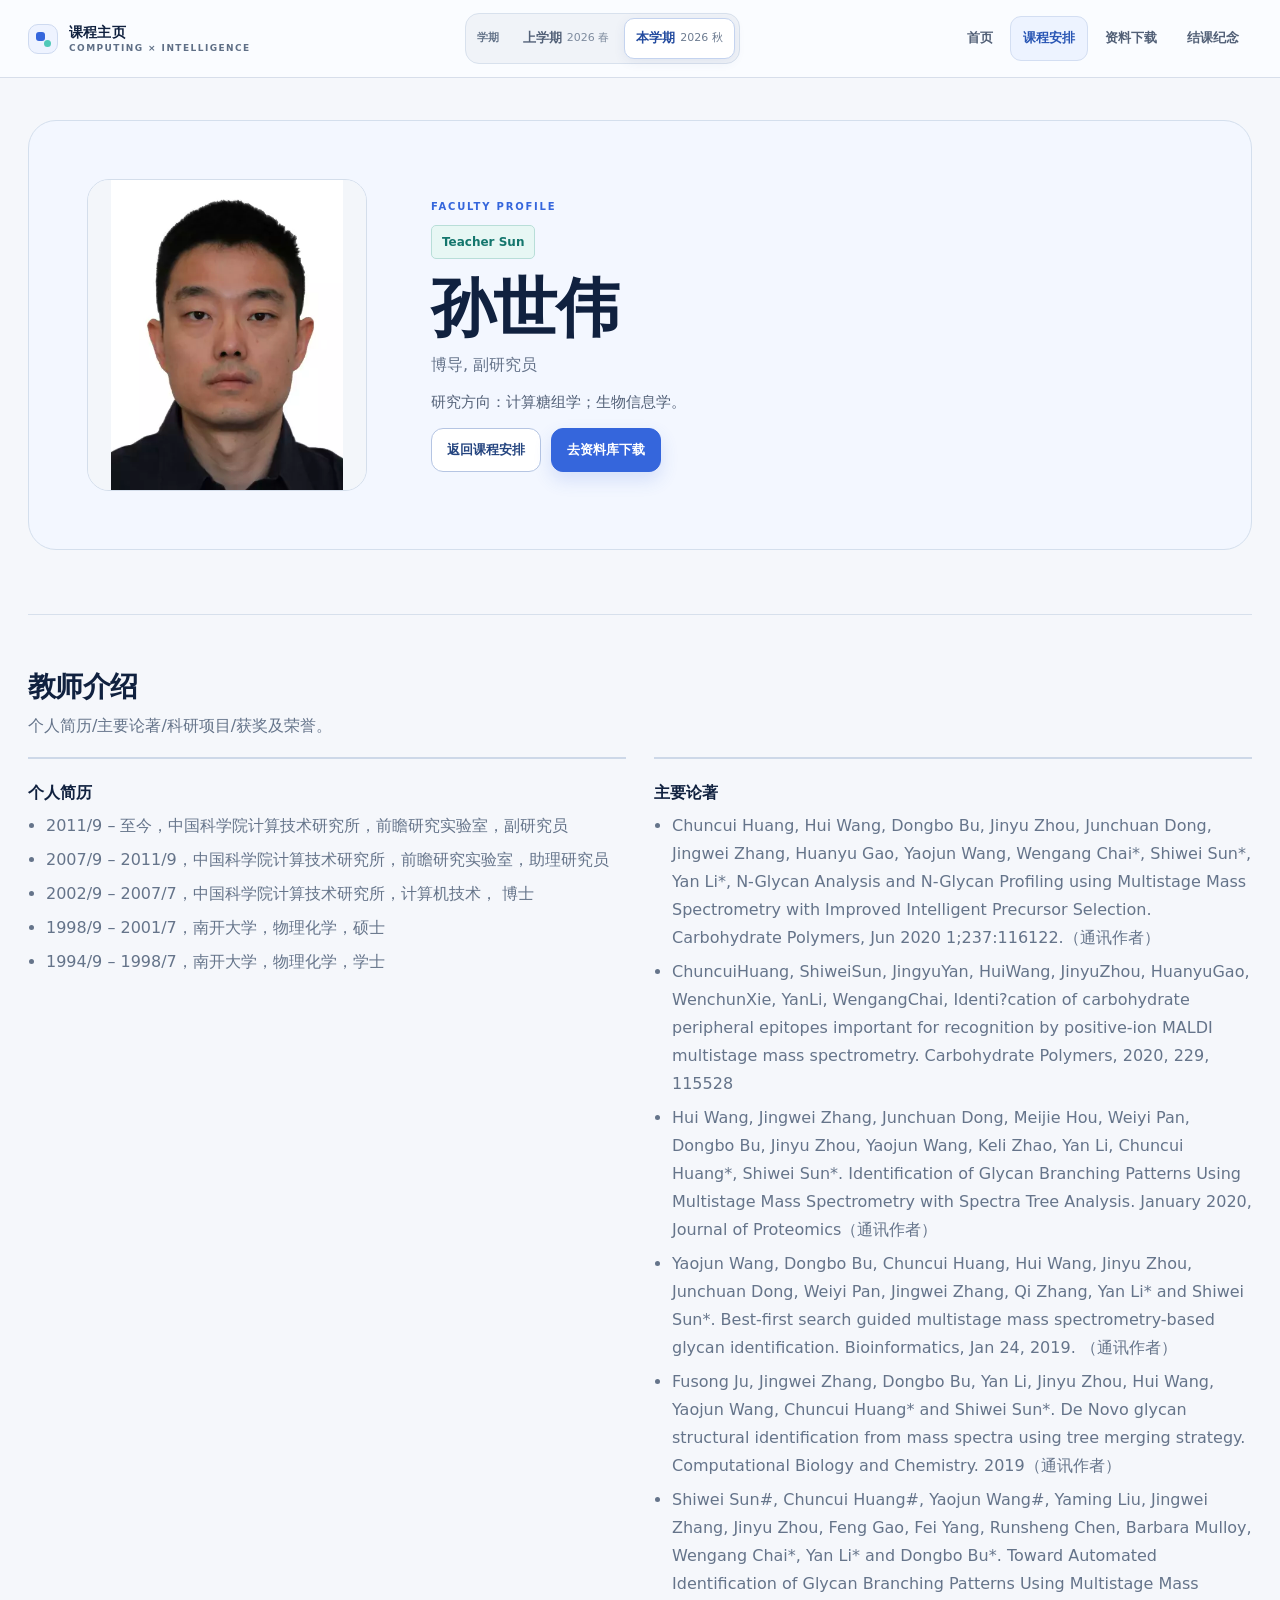
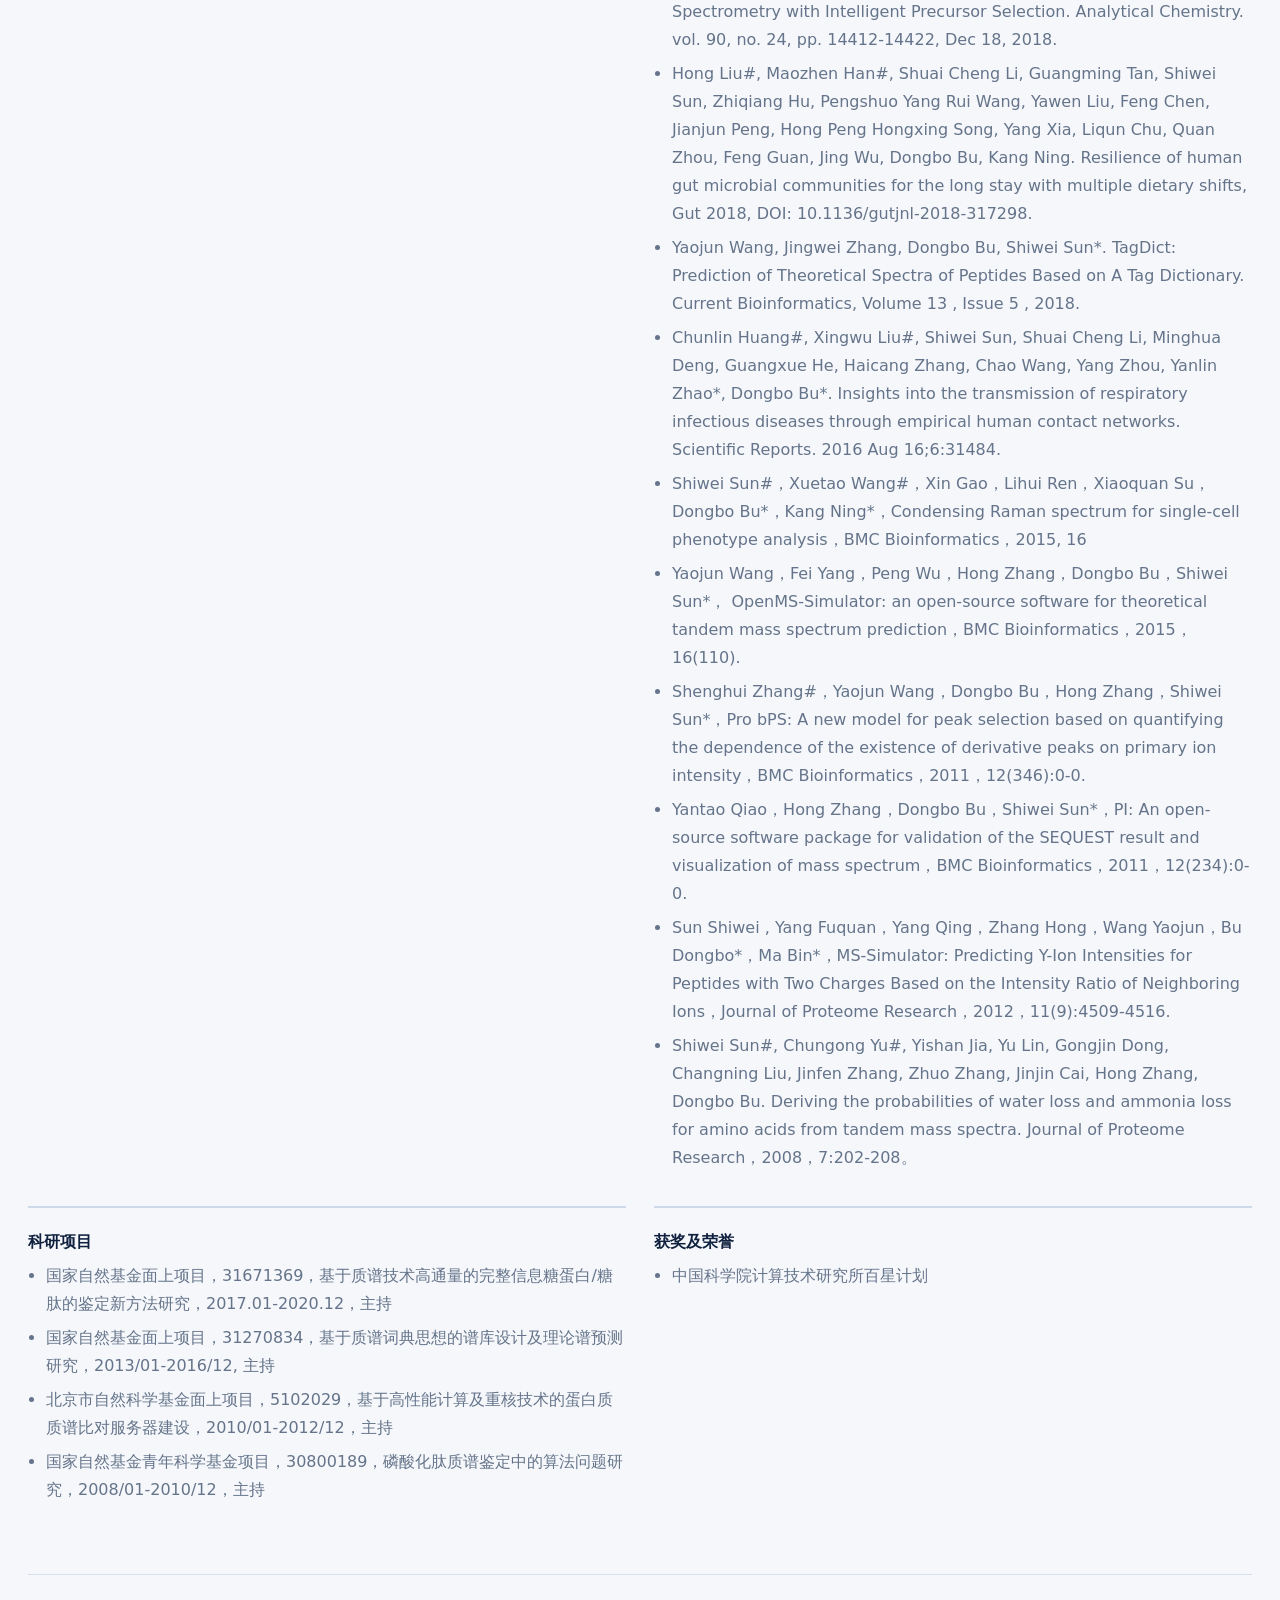
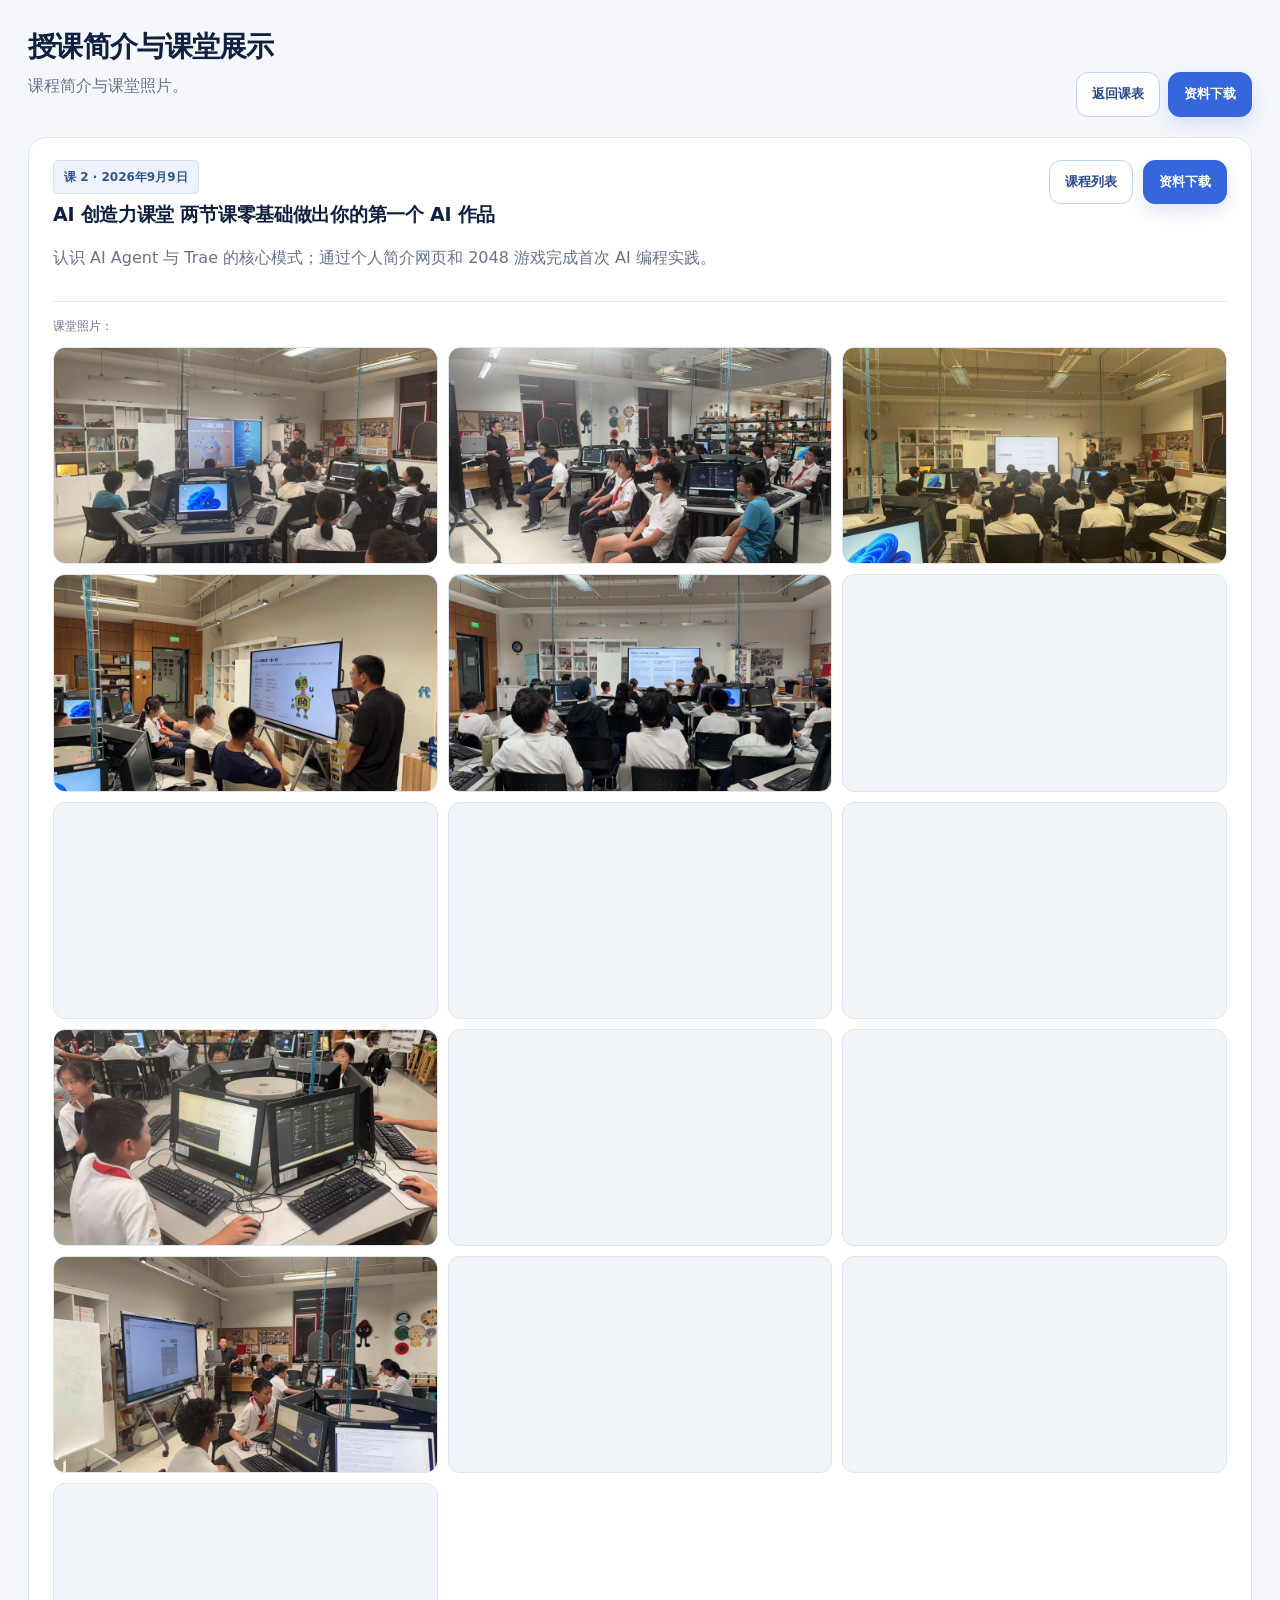
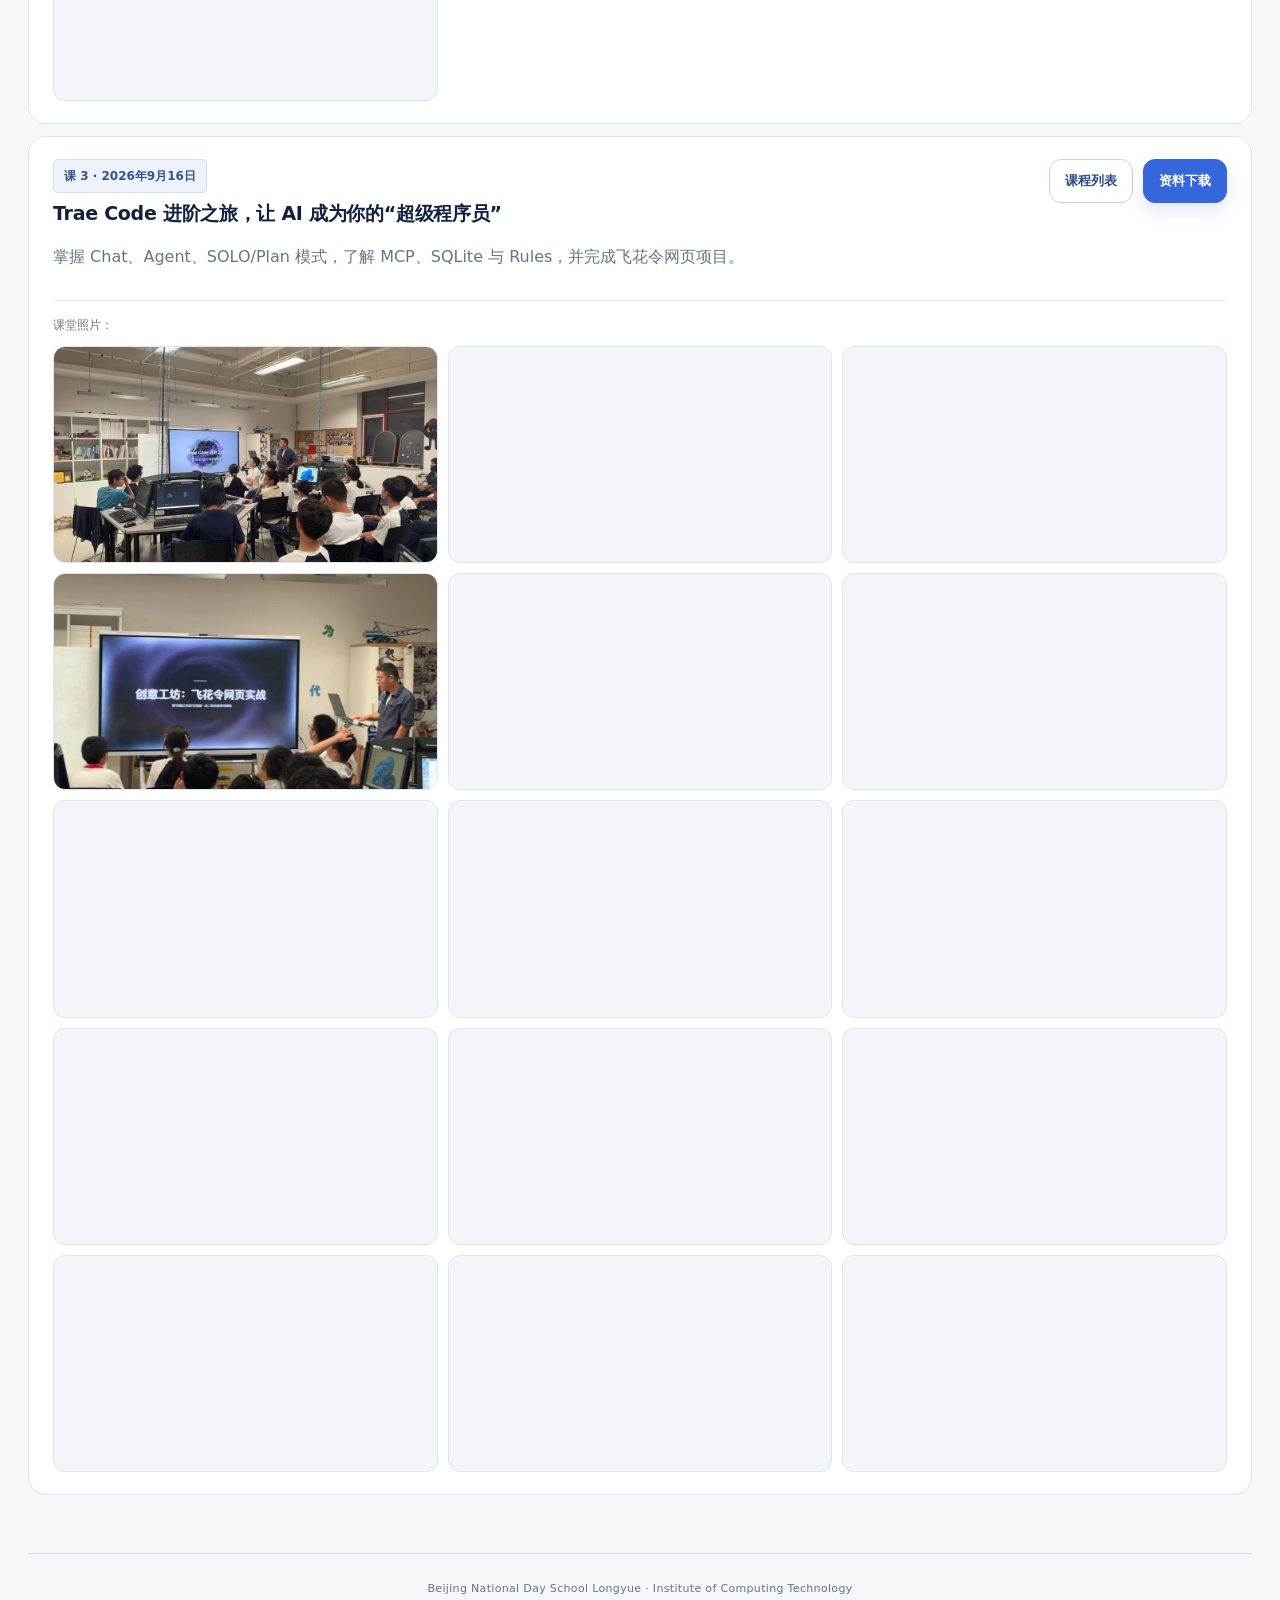
<file: teachers/Sun.html>
<!doctype html>
<html lang="zh-CN">
<head>
  <meta charset="utf-8" />
  <meta name="viewport" content="width=device-width, initial-scale=1" />
  <meta name="description" content="孙世伟老师介绍、授课简介与课堂展示。" />
  <meta property="og:title" content="孙世伟｜计算思维与人工智能课程" />
  <meta property="og:description" content="研究方向：计算糖组学；生物信息学。" />
  <meta property="og:type" content="profile" />
  <meta property="og:image" content="https://ai-class-shiyilongyue.github.io/assets/img/ssw.webp" />
  <meta name="twitter:card" content="summary_large_image" />
  <meta name="twitter:title" content="孙世伟｜计算思维与人工智能课程" />
  <meta name="twitter:description" content="研究方向：计算糖组学；生物信息学。" />
  <meta name="twitter:image" content="https://ai-class-shiyilongyue.github.io/assets/img/ssw.webp" />
  <title>孙 老师｜老师介绍</title>
  <link rel="stylesheet" href="../assets/css/styles.css?v=20260901" />
  <link rel="stylesheet" href="../assets/css/premium.css?v=20260903-hero10" />
</head>
<body data-page="teacher" data-base="../" data-teacher-id="Sun">
  <header class="topbar">
    <a class="brand" href="../index.html"><span class="brand-dot"></span><span id="brandTitle">课程主页</span></a>
    <nav class="nav">
      <a class="nav-link" href="../index.html">首页</a>
      <a class="nav-link" href="../schedule.html">课程安排</a>
      <a class="nav-link" href="../downloads.html">资料下载</a>
      <a class="nav-link" href="../memory.html">结课纪念</a>
    </nav>
  </header>
  <main class="container">
    <section class="card"><div id="teacherHeader"></div></section>
    <section class="card">
      <div class="section-head">
        <div>
          <h2>教师介绍</h2>
          <p class="muted">个人简历/主要论著/科研项目/获奖及荣誉。</p>
        </div>
      </div>
      <div id="teacherResearch" class="scroll-panel"></div>
    </section>

    <section class="card">
      <div class="section-head">
        <div><h2>授课简介与课堂展示</h2><p class="muted">课程简介与课堂照片。</p></div>
        <div class="toolbar"><a class="btn btn-ghost" href="../schedule.html">返回课表</a><a class="btn" href="../downloads.html">资料下载</a></div>
      </div>
      <div id="teacherLessons" class="teacher-lessons"></div>
    </section>
    <footer class="footer">
      <span class="muted">Beijing National Day School Longyue · Institute of Computing Technology</span>
    </footer>
  </main>
  <script defer src="../assets/js/data.js"></script>
  <script defer src="../assets/js/data-semester-2.js?v=20260919-class23-titles"></script>
  <script defer src="../assets/js/main.js?v=20260903-hero2"></script>
</body>
</html>
</file>
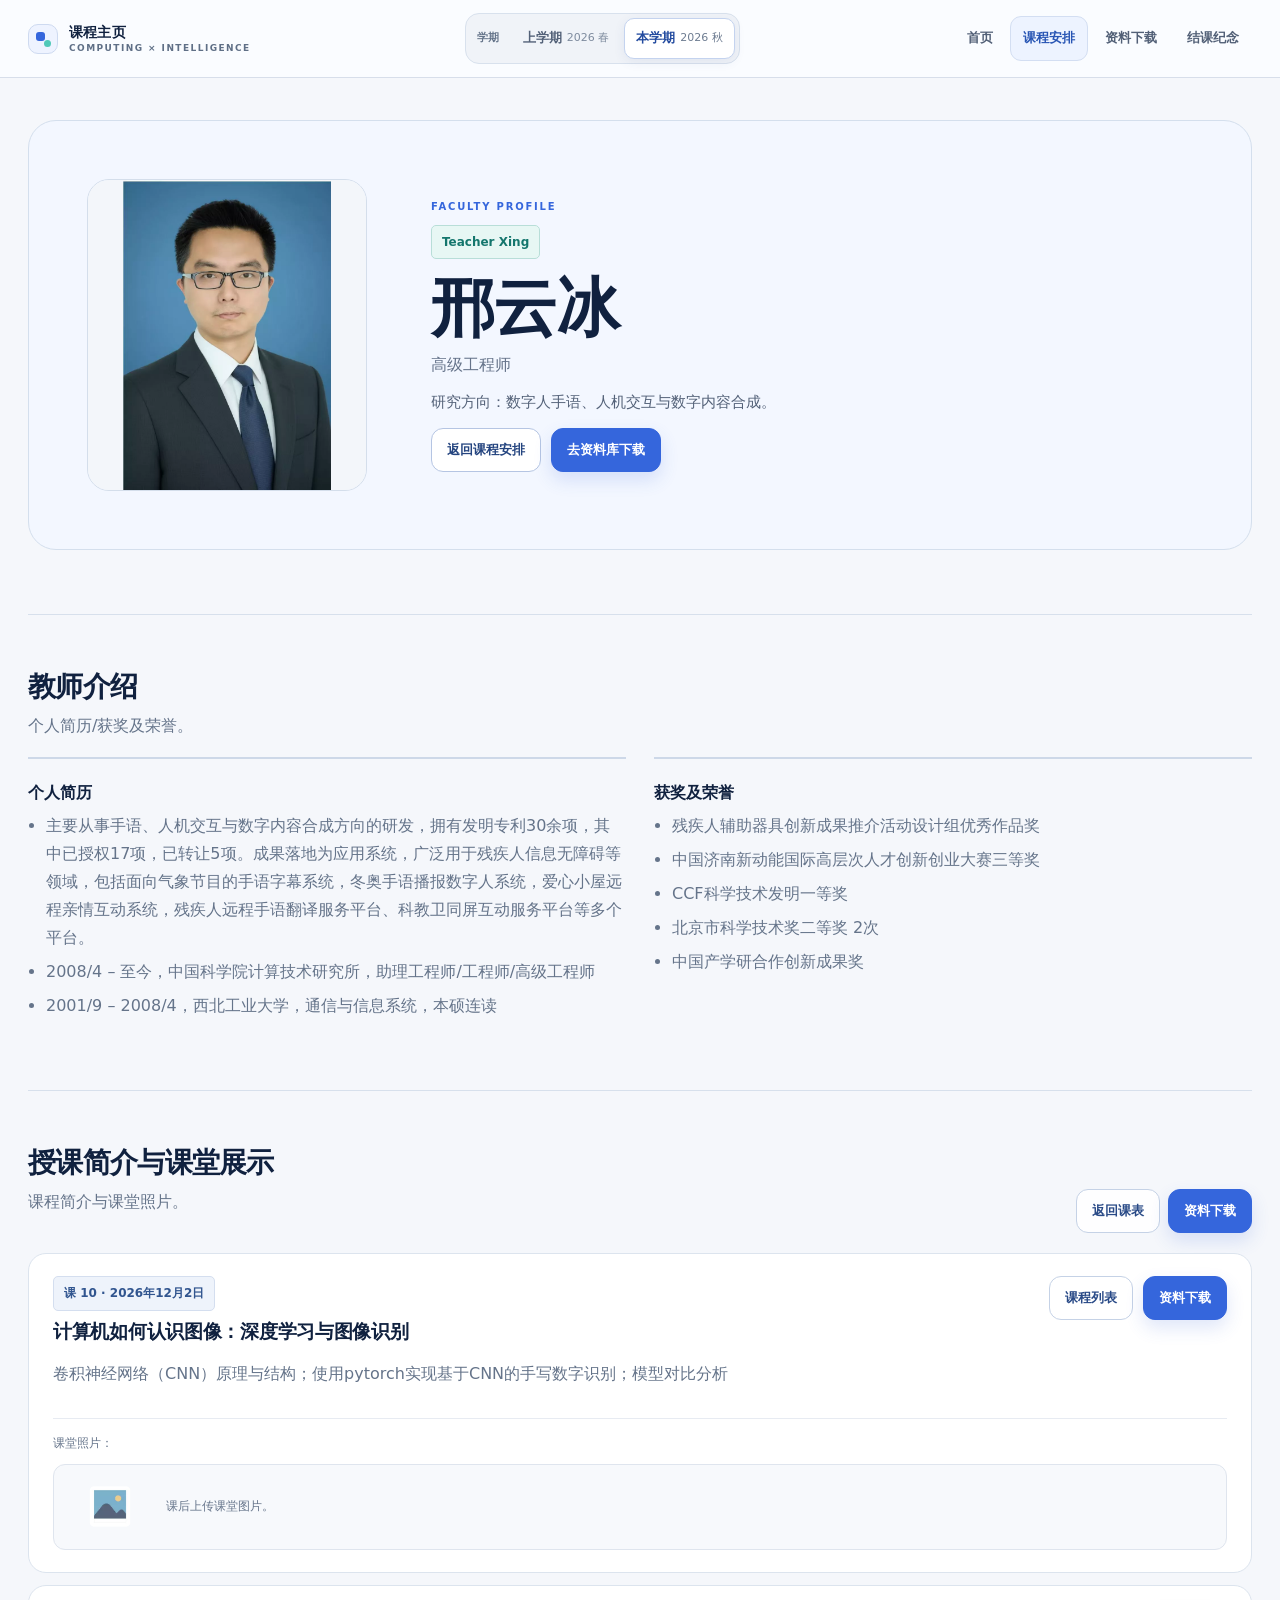
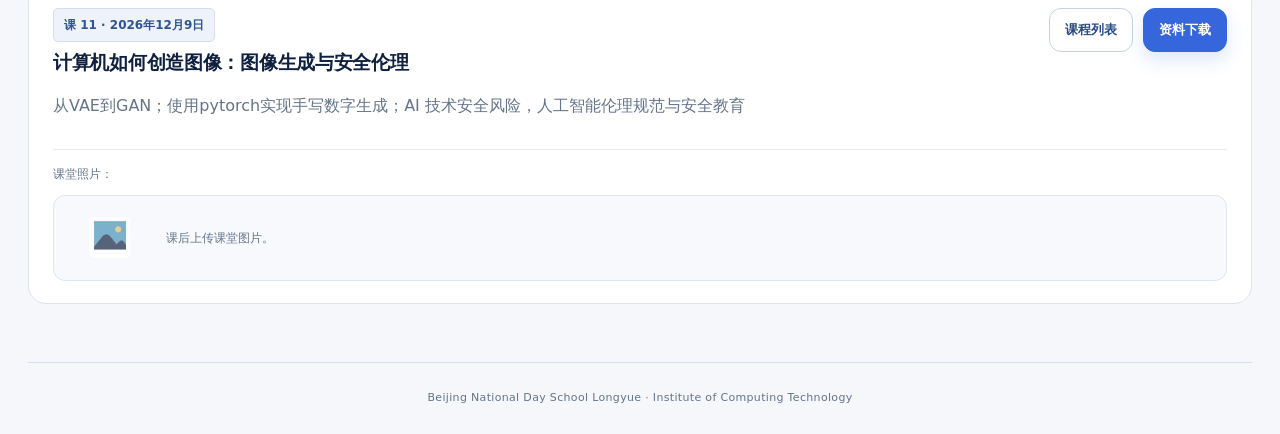
<file: teachers/Xing.html>
<!doctype html>
<html lang="zh-CN">
<head>
  <meta charset="utf-8" />
  <meta name="viewport" content="width=device-width, initial-scale=1" />
  <meta name="description" content="邢云冰老师介绍、授课简介与课堂展示。" />
  <meta property="og:title" content="邢云冰｜计算思维与人工智能课程" />
  <meta property="og:description" content="研究方向：数字人手语、人机交互与数字内容合成。" />
  <meta property="og:type" content="profile" />
  <meta property="og:image" content="https://ai-class-shiyilongyue.github.io/assets/img/xyb.webp" />
  <meta name="twitter:card" content="summary_large_image" />
  <meta name="twitter:title" content="邢云冰｜计算思维与人工智能课程" />
  <meta name="twitter:description" content="研究方向：数字人手语、人机交互与数字内容合成。" />
  <meta name="twitter:image" content="https://ai-class-shiyilongyue.github.io/assets/img/xyb.webp" />
  <title>邢 老师｜老师介绍</title>
  <link rel="stylesheet" href="../assets/css/styles.css?v=20260901" />
  <link rel="stylesheet" href="../assets/css/premium.css?v=20260903-hero10" />
</head>
<body data-page="teacher" data-base="../" data-teacher-id="Xing">
  <header class="topbar">
    <a class="brand" href="../index.html"><span class="brand-dot"></span><span id="brandTitle">课程主页</span></a>
    <nav class="nav">
      <a class="nav-link" href="../index.html">首页</a>
      <a class="nav-link" href="../schedule.html">课程安排</a>
      <a class="nav-link" href="../downloads.html">资料下载</a>
      <a class="nav-link" href="../memory.html">结课纪念</a>
    </nav>
  </header>
  <main class="container">
    <section class="card"><div id="teacherHeader"></div></section>
    <section class="card">
      <div class="section-head">
        <div>
          <h2>教师介绍</h2>
          <p class="muted">个人简历/获奖及荣誉。</p>
        </div>
      </div>
      <div id="teacherResearch" class="scroll-panel"></div>
    </section>

    <section class="card">
      <div class="section-head">
        <div><h2>授课简介与课堂展示</h2><p class="muted">课程简介与课堂照片。</p></div>
        <div class="toolbar"><a class="btn btn-ghost" href="../schedule.html">返回课表</a><a class="btn" href="../downloads.html">资料下载</a></div>
      </div>
      <div id="teacherLessons" class="teacher-lessons"></div>
    </section>
    <footer class="footer">
      <span class="muted">Beijing National Day School Longyue · Institute of Computing Technology</span>
    </footer>
  </main>
  <script defer src="../assets/js/data.js"></script>
  <script defer src="../assets/js/data-semester-2.js?v=20260919-class23-titles"></script>
  <script defer src="../assets/js/main.js?v=20260903-hero2"></script>
</body>
</html>
</file>
<file: assets/css/styles.css>
/* assets/css/styles.css */

:root{
  --bg: #f3f6fb;
  --card: #ffffff;
  --card2:#ffffff;
  --text:#12243d;
  --muted:#50627a;

  --line: rgba(18, 36, 61, .11);
  --soft: rgba(18, 36, 61, .05);
  --shadow: 0 18px 48px rgba(18, 36, 61, .09);
  --shadow-soft: 0 8px 24px rgba(18, 36, 61, .065);

  --accent:#2458d3;
  --accent2:#4f91f7;
  --mint:#0f9f95;
  --warn:#d88718;
  --ok:#16a34a;

  --r: 22px;
}

*{ box-sizing:border-box; }
html,body{ height:100%; }
body{
  margin:0;
  font-family: ui-sans-serif, system-ui, -apple-system, Segoe UI, Roboto, "PingFang SC","Hiragino Sans GB","Microsoft YaHei", Arial, sans-serif;
  color: var(--text);
  background:
    radial-gradient(980px 500px at 6% -8%, rgba(36,88,211,.13), transparent 60%),
    radial-gradient(880px 460px at 96% 2%, rgba(15,159,149,.10), transparent 62%),
    radial-gradient(740px 400px at 42% 108%, rgba(216,135,24,.07), transparent 66%),
    var(--bg);
  line-height: 1.6;
}

a{ color: inherit; text-decoration:none; }
a:hover{ text-decoration:none; }
code{
  background: rgba(47,109,255,.08);
  color: #12306a;
  padding: .12rem .4rem;
  border-radius: 10px;
  border: 1px solid rgba(47,109,255,.14);
}

.container{
  width: min(1100px, calc(100% - 32px));
  margin: 22px auto 70px;
}

.topbar{
  position: sticky;
  top: 0;
  z-index: 10;
  background: rgba(246,249,255,.75);
  backdrop-filter: blur(10px);
  border-bottom: 1px solid var(--line);
  display:flex;
  align-items:center;
  justify-content:space-between;
  padding: 12px 16px;
}

.brand{
  display:flex; gap:10px; align-items:center;
  font-weight: 900;
  letter-spacing:.2px;
}
.brand-dot{
  width: 12px; height: 12px;
  border-radius: 999px;
  background: linear-gradient(135deg, var(--accent), var(--accent2));
  box-shadow: 0 0 0 6px rgba(47,109,255,.10);
}

.nav{ display:flex; gap:10px; flex-wrap:wrap; }
.nav-link{
  padding: 9px 12px;
  border-radius: 999px;
  color: var(--muted);
  border: 1px solid transparent;
  transition: all .18s ease;
}
.nav-link:hover{
  color: var(--text);
  background: rgba(47,109,255,.06);
  border-color: rgba(47,109,255,.14);
}
.nav-link.is-active{
  color: #0a2a70;
  background: rgba(47,109,255,.10);
  border-color: rgba(47,109,255,.18);
}

.card{
  background: var(--card);
  border: 1px solid var(--line);
  border-radius: var(--r);
  box-shadow: var(--shadow);
  padding: 18px;
  margin: 14px 0;
}

.card-soft{
  background: rgba(47,109,255,.04);
  border: 1px solid rgba(47,109,255,.12);
  border-radius: var(--r);
  padding: 14px;
}

.hr{
  height:1px;
  background: var(--line);
  margin: 14px 0;
}

h1,h2,h3{ margin: 0 0 10px; }
h1{ font-size: 28px; letter-spacing: -.2px; }
h2{ font-size: 20px; letter-spacing: -.1px; }
h3{ font-size: 16px; }
.muted{ color: var(--muted); }
.small{ font-size: 12px; }

.kicker{
  color: #0a2a70;
  font-weight: 900;
  letter-spacing:.12em;
  text-transform: uppercase;
  font-size: 12px;
  margin-bottom: 8px;
}

.hero{
  display:grid;
  grid-template-columns: 1.1fr .9fr;
  gap: 18px;
  align-items: start;
}
@media (max-width: 900px){
  .hero{ grid-template-columns: 1fr; }
}

.hero-actions{ display:flex; gap:10px; flex-wrap:wrap; margin-top: 12px; }

.chips{ display:flex; flex-wrap:wrap; gap:10px; margin: 14px 0; }
.chip{
  display:flex; gap:8px; align-items:center;
  padding: 8px 10px;
  border-radius: 999px;
  background: rgba(15,27,45,.03);
  border: 1px solid rgba(15,27,45,.08);
}
.chip-k{ color: var(--muted); font-size: 12px; }
.chip-v{ font-weight: 800; font-size: 12px; color:#000000; }

.btn{
  display:inline-flex; align-items:center; justify-content:center;
  padding: 10px 12px;
  border-radius: 14px;
  border: 1px solid rgba(47,109,255,.22);
  background: linear-gradient(135deg, rgba(47,109,255,.95), rgba(85,181,255,.92));
  color: #ffffff;
  font-weight: 900;
  cursor:pointer;
  transition: transform .12s ease, box-shadow .18s ease, filter .18s ease;
  box-shadow: 0 10px 22px rgba(47,109,255,.18);
}
.btn:hover{ transform: translateY(-1px); filter: brightness(1.02); }
.btn:active{ transform: translateY(0); }

.btn-ghost{
  background: linear-gradient(135deg, rgba(47, 50, 255, 0.7), rgba(116, 85, 255, 0.7));
  color: #ffffff;
  border: 1px solid rgba(47,109,255,.16);
  box-shadow: none;
}
.btn-ghost:hover{
  background: rgba(47,109,255,.10);
}

.logos{ display:grid; grid-template-columns: 1fr 1fr; gap: 12px; margin-bottom: 8px; }
@media (max-width: 520px){ .logos{ grid-template-columns: 1fr; } }
.logo-box{
  border-radius: var(--r);
  border: 1px dashed rgba(47,109,255,.25);
  background: rgba(47,109,255,.03);
  padding: 12px;
  min-height: 180px;
  display:flex;
  flex-direction:column;
  gap:10px;
  place-items: center;
}
.logo-label{ color: var(--muted); font-size: 12px; }
.logo-img{ width: 100%; height: 120px; object-fit: contain; opacity:.9; }

.mini-title{ font-weight: 900; margin-bottom: 8px; }
.mini-list{ margin: 0; padding-left: 18px; }
.mini-list li{ margin: 6px 0; }
.mini a{
  color: #0a2a70;
  text-decoration: underline;
  text-decoration-color: rgba(47,109,255,.25);
}

.grid-2{
  display:grid;
  grid-template-columns: 1fr 1fr;
  gap: 14px;
}
@media (max-width: 900px){
  .grid-2{ grid-template-columns: 1fr; }
}

.bullets{ margin: 0; padding-left: 18px; }
.bullets li{ margin: 8px 0; }

.teacher-grid{
  display:grid;
  grid-template-columns: repeat(4, 1fr);
  gap: 12px;
  margin-top: 12px;
}
@media (max-width: 900px){ .teacher-grid{ grid-template-columns: repeat(2, 1fr); } }
@media (max-width: 520px){ .teacher-grid{ grid-template-columns: 1fr; } }

.teacher-card{
  display:flex; gap: 10px; align-items:center;
  padding: 12px;
  border-radius: 16px;
  border: 1px solid rgba(15,27,45,.10);
  background: rgba(255,255,255,.90);
  transition: transform .12s ease, background .18s ease, border-color .18s ease, box-shadow .18s ease;
}
.teacher-card:hover{
  transform: translateY(-2px);
  border-color: rgba(47,109,255,.22);
  box-shadow: 0 12px 24px rgba(15,27,45,.10);
}
.avatar{
  width: 45px; height: 45px;
  border-radius: 12px;
  background: rgba(47,109,255,.06);
  border: 1px solid rgba(47,109,255,.16);
  /* overflow:hidden;
  display: grid;
  place-items: center; */
}
.avatar img{
  width: 100%;
  height: 100%;
  border-radius: 12px;
  object-fit: cover;        
  object-position: 50% 20%; 
  transform: scale(1.08);  
  transform-origin: center;
  display: block;
}
.teacher-name{ font-weight: 900; color:#0f1b2d; }

.section-head{
  display:flex;
  justify-content:space-between;
  align-items:flex-start;
  gap: 14px;
  flex-wrap:wrap;
}
.toolbar{ display:flex; gap:10px; align-items:center; flex-wrap:wrap; }
.input{
  padding: 10px 12px;
  border-radius: 14px;
  border: 1px solid rgba(15,27,45,.12);
  background: #ffffff;
  color: var(--text);
  outline: none;
  min-width: 240px;
  box-shadow: 0 8px 20px rgba(15,27,45,.06);
}
.input:focus{
  border-color: rgba(47,109,255,.35);
  box-shadow: 0 0 0 4px rgba(47,109,255,.12), 0 10px 22px rgba(15,27,45,.08);
}
.label{ display:block; margin-bottom: 6px; color: var(--muted); font-size: 12px; }

.badge{
  display:inline-flex;
  padding: 6px 10px;
  border-radius: 999px;
  background: rgba(47,109,255,.10);
  border: 1px solid rgba(47,109,255,.18);
  font-size: 12px;
  color: #0a2a70;
  font-weight: 900;
}

.lesson-list{ display:flex; flex-direction:column; gap: 12px; margin-top: 12px; }
.lesson-card{
  display:flex;
  gap: 14px;
  justify-content:space-between;
  align-items:flex-start;
  border-radius: var(--r);
  border: 1px solid rgba(15,27,45,.10);
  background: #ffffff;
  padding: 14px;
  box-shadow: 0 10px 22px rgba(15,27,45,.06);
}
.lesson-card.is-highlight{
  border-color: rgba(34,193,181,.35);
  box-shadow: 0 0 0 6px rgba(34,193,181,.10), 0 12px 28px rgba(15,27,45,.10);
}
.lesson-card-memory{
  border-color: rgba(85,181,255,.28);
  background:
    linear-gradient(135deg, rgba(255,255,255,.98), rgba(246,249,255,.94)),
    #ffffff;
}
.lesson-left{ flex: 1 1 auto; }
.lesson-right{ flex: 0 0 auto; display:flex; flex-direction:column; gap: 10px; }

.lesson-title{ margin: 10px 0 6px; }
.mini-bullets{ margin: 10px 0 0; padding-left: 18px; color: var(--muted); }
.mini-bullets li{ margin: 6px 0; }

.hint{
  display:flex; gap: 12px; align-items:center;
  color: var(--muted); font-size: 12px;
}
.dot{ width:10px; height:10px; border-radius: 999px; display:inline-block; margin-right:6px; }
.dot-course{ background: var(--mint); }
.dot-wed{ background: var(--warn); }

.calendar-wrap{
  display:grid;
  grid-template-columns: repeat(2, 1fr);
  gap: 14px;
  margin-top: 12px;
}
@media (max-width: 900px){ .calendar-wrap{ grid-template-columns: 1fr; } }

.cal-month-wrap{
  border-radius: var(--r);
  border: 1px solid rgba(15,27,45,.10);
  background: #ffffff;
  overflow:hidden;
  box-shadow: 0 10px 22px rgba(15,27,45,.06);
}
.cal-head{
  padding: 12px;
  border-bottom: 1px solid rgba(15,27,45,.08);
  background: rgba(47,109,255,.04);
}
.cal-month{ font-weight: 900; margin-bottom: 10px; color:#0a2a70; }
.cal-weekdays{
  display:grid;
  grid-template-columns: repeat(7, 1fr);
  gap: 6px;
  color: var(--muted);
  font-size: 12px;
}
.cal-wd{ text-align:center; padding: 6px 0; }

.cal-grid{
  display:grid;
  grid-template-columns: repeat(7, 1fr);
  gap: 6px;
  padding: 12px;
}

.cal-cell{
  border-radius: 14px;
  border: 1px solid rgba(15,27,45,.08);
  background: rgba(15,27,45,.02);
  min-height: 62px;
  overflow:hidden;
}
.cal-cell.is-empty{
  background: transparent;
  border-color: transparent;
}
.cal-cell.is-wed{
  border-color: rgba(255,176,32,.28);
}
.cal-cell.is-course{
  border-color: rgba(34,193,181,.30);
  background: rgba(34,193,181,.08);
}
.cal-cell.is-memory{
  border-color: rgba(85,181,255,.34);
  background: rgba(85,181,255,.10);
}

.cal-link{
  width:100%; height:100%;
  display:flex;
  flex-direction:column;
  justify-content:space-between;
  padding: 10px;
}
.cal-link.is-disabled{ opacity: .65; }
.cal-day{ font-weight: 900; color:#0f1b2d; }
.cal-tag{
  font-size: 11px;
  padding: 4px 8px;
  border-radius: 999px;
  background: rgba(47,109,255,.08);
  border: 1px solid rgba(47,109,255,.14);
  width: fit-content;
  color: #0a2a70;
}
.cal-tag-muted{
  background: rgba(255,176,32,.10);
  border-color: rgba(255,176,32,.20);
  color: #9a5a00;
}
.cal-tag-memory{
  background: rgba(85,181,255,.14);
  border-color: rgba(85,181,255,.26);
  color: #075985;
}

.teacher-profile{
  display:grid;
  grid-template-columns: 220px 1fr;
  gap: 14px;
  align-items:start;
}
@media (max-width: 900px){ .teacher-profile{ grid-template-columns: 1fr; } }

.teacher-photo{
  border-radius: var(--r);
  border: 1px solid rgba(15,27,45,.10);
  background: rgba(32, 95, 114, 0.02);
  overflow: hidden;
  box-shadow: 0 10px 22px rgba(15,27,45,.2);
}

.teacher-photo img{
  width: 100%;
  height: 200px;
  object-fit: contain;
  object-position: center;
  display: block;
  background: linear-gradient(135deg, rgba(47,109,255,.06), rgba(85,181,255,.04));
}

.teacher-h1{ margin: 10px 0 6px; }
.teacher-bio{ margin: 10px 0 0; color: var(--muted); line-height: 1.7; }

.row{ display:flex; gap:10px; align-items:center; flex-wrap:wrap; }
.row-gap{ margin-top: 12px; }

.gate{
  display:grid;
  grid-template-columns: 1.2fr .8fr;
  gap: 14px;
  margin-top: 12px;
}
@media (max-width: 900px){ .gate{ grid-template-columns: 1fr; } }

.locked{
  margin-top: 12px;
  padding: 14px;
  border-radius: var(--r);
  border: 1px dashed rgba(47,109,255,.26);
  background: rgba(47,109,255,.03);
}
.locked-badge{
  display:inline-flex;
  padding: 8px 10px;
  border-radius: 999px;
  background: rgba(47,109,255,.10);
  border: 1px solid rgba(47,109,255,.18);
  color:#0a2a70;
  font-weight: 900;
  margin-bottom: 8px;
}

.downloads-list{ margin-top: 12px; display:flex; flex-direction:column; gap: 12px; }
.is-hidden{ display:none !important; }

.dl-block{
  border-radius: var(--r);
  border: 1px solid rgba(15,27,45,.10);
  background: #ffffff;
  overflow:hidden;
  box-shadow: 0 10px 22px rgba(15,27,45,.06);
}
.dl-block.is-highlight{
  box-shadow: 0 0 0 6px rgba(47,109,255,.12), 0 12px 28px rgba(15,27,45,.10);
}
.dl-summary{
  list-style: none;
  cursor: pointer;
  padding: 12px 14px;
  display:flex;
  align-items:center;
  justify-content:space-between;
  gap: 12px;
}
.dl-summary::-webkit-details-marker{ display:none; }
.dl-title{
  display:flex;
  gap: 10px;
  align-items:center;
  flex-wrap:wrap;
}
.dl-main{ font-weight: 900; }
.dl-back{
  color:#0a2a70;
  text-decoration: underline;
  text-decoration-color: rgba(47,109,255,.25);
}
.dl-meta{ color: var(--muted); }

.dl-body{
  padding: 0 14px 14px;
  border-top: 1px solid rgba(15,27,45,.08);
}
.dl-list{ margin: 12px 0 0; padding-left: 18px; }
.dl-item{ margin: 10px 0; }
.dl-link{
  color: #0a2a70;
  font-weight: 900;
  text-decoration: underline;
  text-decoration-color: rgba(47,109,255,.25);
}

.teacher-lessons{
  display:flex;
  flex-direction:column;
  gap: 12px;
  margin-top: 12px;
}

.teacher-lesson-block{
  border-radius: var(--r);
  border: 1px solid rgba(15,27,45,.10);
  background: #ffffff;
  padding: 14px;
  box-shadow: 0 10px 22px rgba(15,27,45,.06);
}

.teacher-lesson-block.is-highlight{
  border-color: rgba(34,193,181,.35);
  box-shadow: 0 0 0 6px rgba(34,193,181,.10), 0 12px 28px rgba(15,27,45,.10);
}

.teacher-lesson-head{
  display:flex;
  justify-content:space-between;
  align-items:flex-start;
  gap: 14px;
  flex-wrap:wrap;
}

.teacher-lesson-actions{
  display:flex;
  flex-direction:column;
  gap: 10px;
}

.gallery{
  display:grid;
  grid-template-columns: repeat(3, 1fr);
  gap: 10px;
  margin-top: 10px;
}
@media (max-width: 900px){
  .gallery{ grid-template-columns: repeat(2, 1fr); }
}
@media (max-width: 520px){
  .gallery{ grid-template-columns: 1fr; }
}

.gallery-item{
  border-radius: 16px;
  border: 1px solid rgba(15,27,45,.10);
  background: rgba(47,109,255,.03);
  overflow:hidden;
  display:block;
  min-height: 120px;
  box-shadow: 0 10px 20px rgba(15,27,45,.06);
}
.gallery-item img{
  width:100%;
  height: 100%;
  object-fit: cover;
  display:block;
  transition: transform .18s ease;
}
.gallery-item:hover img{
  transform: scale(1.03);
}

.gallery-empty{
  display:flex;
  gap: 12px;
  align-items:center;
  border-radius: var(--r);
  border: 1px dashed rgba(47,109,255,.26);
  background: rgba(47,109,255,.03);
  padding: 12px;
  margin-top: 10px;
}
.gallery-empty img{
  width: 88px;
  height: 60px;
  object-fit: contain;
  opacity: .95;
}

.memory-hero{
  display:grid;
  grid-template-columns: minmax(0, .9fr) minmax(280px, 1.1fr);
  gap: 18px;
  align-items: stretch;
}
.memory-hero-copy{
  display:flex;
  flex-direction:column;
  justify-content:center;
}
.memory-hero-copy h1{
  margin: 14px 0 10px;
  font-size: clamp(30px, 5vw, 56px);
  letter-spacing: 0;
}
.memory-hero-copy p{
  line-height: 1.8;
  margin: 0;
}
.memory-feature{
  min-height: 360px;
  border-radius: var(--r);
  overflow:hidden;
  border: 1px solid rgba(15,27,45,.10);
  background: rgba(15,27,45,.04);
  box-shadow: 0 14px 28px rgba(15,27,45,.10);
}
.memory-feature img{
  width:100%;
  height:100%;
  object-fit:cover;
  display:block;
  transition: transform .22s ease;
}
.memory-feature:hover img{
  transform: scale(1.025);
}
.memory-stats{
  display:flex;
  gap: 10px;
  flex-wrap:wrap;
  margin: 18px 0 4px;
}
.memory-stat{
  display:flex;
  flex-direction:column;
  gap: 2px;
  min-width: 110px;
  padding: 10px 12px;
  border-radius: 14px;
  border: 1px solid rgba(15,27,45,.09);
  background: rgba(255,255,255,.76);
}
.memory-stat-k{
  color: var(--muted);
  font-size: 12px;
}
.memory-stat-v{
  color: #0f1b2d;
  font-weight: 900;
  font-size: 14px;
}
.memory-gallery{
  columns: 3 220px;
  column-gap: 12px;
  margin-top: 12px;
}
.memory-photo{
  display:block;
  break-inside: avoid;
  margin: 0 0 12px;
  border-radius: 16px;
  overflow:hidden;
  border: 1px solid rgba(15,27,45,.10);
  background: rgba(47,109,255,.03);
  box-shadow: 0 10px 22px rgba(15,27,45,.07);
}
.memory-photo img{
  width:100%;
  height:auto;
  display:block;
  transition: transform .18s ease;
}
.memory-photo:hover img{
  transform: scale(1.02);
}
@media (max-width: 900px){
  .memory-hero{
    grid-template-columns: 1fr;
  }
  .memory-feature{
    min-height: 300px;
  }
}
@media (max-width: 520px){
  .memory-feature{
    min-height: 240px;
  }
  .memory-stat{
    flex: 1 1 100px;
  }
}

.footer{
  margin-top: 20px;
  padding: 14px 4px;
  color: var(--muted);
  text-align:center;
}


.hero.hero-banner{
  position: relative;
  overflow: hidden;
  isolation: isolate;
  background: transparent !important;
}

.hero-banner-img{
  position: absolute;
  inset: 0;
  width: 100%;
  height: 100%;
  object-fit: cover;
  object-position: center;
  transform: scale(1.03);
  z-index: 0;
  filter: saturate(1.05) contrast(1.02);
}

.hero-banner-mask{
  position: absolute;
  inset: 0;
  z-index: 1;
  background:
    radial-gradient(900px 420px at 12% 10%,
      rgba(47,109,255,.14),
      transparent 60%),
    linear-gradient(135deg,
      rgba(255,255,255, var(--mask-b, .85)) 0%,
      rgba(255,255,255, var(--mask-a, .45)) 45%,
      rgba(255,255,255, var(--mask-b, .85)) 100%);
}

.hero.hero-banner > .hero-left,
.hero.hero-banner > .hero-right,
.hero.hero-banner > .hero-flag{
  position: relative;
  z-index: 2;
}

.hero.hero-banner .logo-box,
.hero.hero-banner .mini.card-soft{
  background: rgba(255, 255, 255, 0.8);
  border-color: rgba(15,27,45,.12);
}
.hero{
  align-items: center;
}



.scroll-panel{
  height: 400px;                
  overflow: auto;             
  padding: 12px;
  border-radius: 14px;
  border: 1px solid rgba(15,27,45,.10);
  background: rgba(47,109,255,.03);
  scrollbar-gutter: stable;      
}

.research-block + .research-block{
  margin-top: 12px;
  padding-top: 12px;
  border-top: 1px dashed rgba(15,27,45,.12);
}
.research-title{
  font-weight: 900;
  color: #0a2a70;
  margin-bottom: 6px;
}
.research-list{
  margin: 0;
  padding-left: 18px;
  color: var(--muted);
}
.research-list li{
  margin: 6px 0;
}

.scroll-panel::-webkit-scrollbar{ width: 10px; }
.scroll-panel::-webkit-scrollbar-thumb{
  background: rgba(47,109,255,.22);
  border-radius: 999px;
  border: 3px solid rgba(255,255,255,.55);
}
.scroll-panel::-webkit-scrollbar-track{
  background: transparent;
}

.hero-flag{
  grid-column: 1 / -1;     
  display: flex;
  justify-content: flex-start;
  align-items: center;
  margin-top: -4px;
  margin-bottom: 10px;
}

.hero-flag-img{
  height: 100px;           
  width: auto;
  max-width: 100%;
  object-fit: contain;
  display: block;

  background: rgba(255,255,255,.75);
  border: 1px solid rgba(15,27,45,.10);
  border-radius: 1px;
  padding: 6px 10px;
  box-shadow: 0 10px 22px rgba(15,27,45,.10);
}

@media (max-width: 520px){
  .hero-flag-img{ height: 36px; padding: 6px 10px; }
}

/* ===== ICT 管理员视图 ===== */

.ict-view {
  display: flex;
  flex-direction: column;
  gap: 20px;
  padding: 4px 0;
}

.ict-section-head { margin-bottom: 4px; }

.ict-heading {
  font-size: 17px;
  font-weight: 900;
  color: #0a2a70;
  margin: 0 0 14px;
  display: flex;
  align-items: baseline;
  gap: 8px;
}

.ict-block {
  padding: 18px 20px;
  border-radius: var(--r);
  border: 1px solid var(--line);
  background: #fff;
  box-shadow: var(--shadow);
}

/* ---- 时间轴 ---- */

.ict-timeline {
  position: relative;
  padding-left: 26px;
  display: flex;
  flex-direction: column;
}

.ict-timeline::before {
  content: "";
  position: absolute;
  left: 7px;
  top: 0;
  bottom: 0;
  width: 2px;
  background: rgba(47,109,255,.18);
  border-radius: 2px;
}

.ict-timeline-item {
  position: relative;
  padding-bottom: 20px;
}

.ict-timeline-item:last-child { padding-bottom: 0; }

.ict-timeline-dot {
  position: absolute;
  left: -22px;
  top: 5px;
  width: 12px;
  height: 12px;
  border-radius: 50%;
  background: var(--accent);
  border: 2px solid #fff;
  box-shadow: 0 0 0 3px rgba(47,109,255,.22);
}

.ict-timeline-content { display: flex; flex-direction: column; gap: 3px; }

.ict-timeline-date {
  font-size: 12px;
  color: var(--muted);
  font-weight: 600;
}

.ict-timeline-title {
  font-weight: 900;
  color: #0f1b2d;
  font-size: 14px;
}

.ict-timeline-body {
  color: var(--muted);
  font-size: 13px;
  line-height: 1.65;
  margin-top: 2px;
  white-space: pre-wrap;
}

/* ---- 教案表格 ---- */

.ict-table-wrap {
  overflow-x: auto;
  border-radius: 10px;
  border: 1px solid var(--line);
}

.ict-table {
  width: 100%;
  border-collapse: collapse;
  font-size: 13px;
}

.ict-table thead th {
  background: rgba(47,109,255,.06);
  color: #0a2a70;
  font-weight: 900;
  padding: 10px 12px;
  text-align: left;
  border-bottom: 1px solid rgba(47,109,255,.14);
  white-space: nowrap;
}

.ict-table tbody tr:hover { background: rgba(47,109,255,.03); }

.ict-plan-row td {
  padding: 10px 12px;
  border-bottom: 1px solid rgba(15,27,45,.06);
  vertical-align: middle;
}

.ict-plan-row:last-child td { border-bottom: none; }

.ict-plan-week { font-weight: 900; color: #0a2a70; white-space: nowrap; }
.ict-plan-date { color: var(--muted); white-space: nowrap; font-size: 12px; }
.ict-plan-title { font-weight: 600; }
.ict-plan-teacher { color: var(--muted); white-space: nowrap; }

.ict-plan-link {
  display: inline-flex;
  align-items: center;
  padding: 3px 10px;
  border-radius: 999px;
  background: rgba(22,163,74,.10);
  border: 1px solid rgba(22,163,74,.22);
  color: #15803d;
  font-weight: 900;
  font-size: 12px;
  text-decoration: none;
  transition: background .15s;
}
.ict-plan-link:hover { background: rgba(22,163,74,.18); }

.ict-plan-missing {
  display: inline-flex;
  align-items: center;
  padding: 3px 10px;
  border-radius: 999px;
  background: rgba(255,176,32,.10);
  border: 1px solid rgba(255,176,32,.28);
  color: #92510a;
  font-weight: 700;
  font-size: 12px;
}

.ict-pdf-link {
  display: inline-flex;
  align-items: center;
  gap: 5px;
  margin-top: 6px;
  padding: 4px 12px;
  border-radius: 999px;
  background: rgba(47,109,255,.08);
  border: 1px solid rgba(47,109,255,.22);
  color: var(--accent);
  font-weight: 700;
  font-size: 12px;
  text-decoration: none;
  transition: background .15s;
}
.ict-pdf-link:hover { background: rgba(47,109,255,.16); }

@media (max-width: 520px) {
  .ict-block { padding: 14px; }
  .ict-plan-date { display: none; }
}

/* ===== 2026 秋季学期升级：导航、学期切换与视觉统一 ===== */

.skip-link{
  position: fixed;
  top: 10px;
  left: 12px;
  z-index: 100;
  padding: 10px 14px;
  border-radius: 12px;
  color: #fff;
  background: var(--text);
  transform: translateY(-150%);
  transition: transform .16s ease;
}
.skip-link:focus{ transform: translateY(0); }

.sr-only{
  position:absolute !important;
  width:1px !important;
  height:1px !important;
  padding:0 !important;
  margin:-1px !important;
  overflow:hidden !important;
  clip:rect(0,0,0,0) !important;
  white-space:nowrap !important;
  border:0 !important;
}

.topbar{
  min-height: 72px;
  gap: 18px;
  padding: 12px max(18px, calc((100vw - 1160px) / 2));
  background: rgba(247,249,253,.88);
  box-shadow: 0 1px 0 rgba(255,255,255,.75);
}
.brand{
  flex: 0 0 auto;
  color: #10294d;
  font-size: 16px;
}
.brand-dot{
  width: 11px;
  height: 11px;
  box-shadow: 0 0 0 6px rgba(36,88,211,.09), 0 0 20px rgba(36,88,211,.2);
}
.nav{
  flex-wrap: nowrap;
  gap: 4px;
  margin-left: auto;
}
.nav-link{
  display: inline-flex;
  min-height: 44px;
  align-items: center;
  padding: 9px 13px;
  white-space: nowrap;
  font-size: 14px;
  font-weight: 700;
}
.nav-link.is-active{
  color: #123b8f;
  background: #e8efff;
  border-color: rgba(36,88,211,.18);
}

.term-switcher{
  display: flex;
  flex: 0 0 auto;
  align-items: center;
  gap: 7px;
  padding: 4px 5px 4px 10px;
  border: 1px solid rgba(36,88,211,.15);
  border-radius: 12px;
  background: #fff;
}
.term-switcher-label{
  color: var(--muted);
  font-size: 12px;
  font-weight: 700;
  white-space: nowrap;
}
.term-options{ display:flex; gap:3px; }
.term-option{
  display:flex;
  min-height:38px;
  align-items:center;
  gap:5px;
  padding:7px 10px;
  border:1px solid transparent;
  border-radius:8px;
  color:#4a5f7b;
  background:#f2f5f9;
  white-space:nowrap;
}
.term-option:hover{
  color:#173f82;
  background:#e7eef9;
}
.term-option.is-active{
  color:#fff;
  background:var(--accent);
}
.term-option-main{ font-size:13px; font-weight:900; }
.term-option-sub{ font-size:11px; opacity:.78; }
.term-option.is-active .term-option-sub{ opacity:.9; }

.container{
  width: min(1160px, calc(100% - 36px));
  margin-top: 28px;
}
.card{
  border-color: rgba(18,36,61,.09);
  padding: clamp(18px, 2.2vw, 26px);
  box-shadow: var(--shadow-soft);
}
.card + .card{ margin-top: 18px; }

h1{ font-size: clamp(28px, 4vw, 42px); line-height: 1.18; letter-spacing: -.025em; }
h2{ line-height: 1.3; color: #17345d; }
.small{ font-size: 13px; }

.hero.hero-banner{
  min-height: 520px;
  padding: clamp(24px, 4vw, 44px);
  border-color: rgba(36,88,211,.12);
  box-shadow: 0 24px 70px rgba(18,36,61,.14);
}
.hero-banner-img{
  transform: scale(1.015);
  filter: saturate(.92) contrast(1.03);
}
.hero-banner-mask{
  background:
    linear-gradient(90deg, rgba(248,251,255,.97) 0%, rgba(248,251,255,.91) 44%, rgba(248,251,255,.56) 74%, rgba(248,251,255,.72) 100%),
    radial-gradient(700px 400px at 16% 20%, rgba(36,88,211,.16), transparent 70%);
}
.hero-left{ max-width: 660px; }
.hero-left h1{
  max-width: 720px;
  margin-bottom: 14px;
  font-size: clamp(38px, 5vw, 54px);
  color: #10294d;
}
.hero-left > .muted{
  max-width: 640px;
  font-size: 16px;
  line-height: 1.8;
}
.hero-term{
  display: inline-flex;
  width: fit-content;
  margin-bottom: 14px;
  padding: 7px 11px;
  border: 1px solid rgba(15,159,149,.2);
  border-radius: 999px;
  color: #08776f;
  background: rgba(224,249,246,.88);
  font-size: 12px;
  font-weight: 900;
  letter-spacing: .03em;
}
.kicker{ color: #2b5bb7; letter-spacing: .1em; }
.hero-flag{ justify-content: flex-start; margin: 0 0 2px; }
.hero-flag-img{
  height: 74px;
  padding: 5px 8px;
  border: 0;
  border-radius: 8px;
  background: rgba(255,255,255,.7);
  box-shadow: 0 8px 24px rgba(18,36,61,.08);
}
.hero.hero-banner .logo-box{
  min-height: 158px;
  border-style: solid;
  border-color: rgba(36,88,211,.12);
  background: rgba(255,255,255,.78);
  box-shadow: 0 14px 36px rgba(18,36,61,.08);
  backdrop-filter: blur(12px);
}
.hero.hero-banner .logo-img{ height: 104px; }

.chips{ gap: 8px; margin: 18px 0; }
.chip{
  padding: 8px 11px;
  border-color: rgba(36,88,211,.1);
  background: rgba(255,255,255,.72);
  backdrop-filter: blur(8px);
}
.chip-v{ color: #17345d; }

.btn{
  min-height: 44px;
  padding: 10px 15px;
  border-radius: 13px;
  background: linear-gradient(135deg, #2458d3, #4a84e8);
  box-shadow: 0 10px 24px rgba(36,88,211,.2);
}
.btn:hover{ box-shadow: 0 13px 28px rgba(36,88,211,.25); }
.btn-ghost{
  color: #fff;
  background: linear-gradient(135deg, #314a7b, #48689d);
  border-color: rgba(49,74,123,.25);
}
.btn-ghost:hover{
  color: #fff;
  background: linear-gradient(135deg, #263f70, #3d5f96);
}

.teacher-grid{
  grid-template-columns: repeat(auto-fit, minmax(220px, 1fr));
  gap: 14px;
}
.teacher-card{
  min-height: 84px;
  padding: 14px;
  border-color: rgba(18,36,61,.09);
  background: linear-gradient(145deg, #fff, #f8faff);
  box-shadow: 0 5px 18px rgba(18,36,61,.045);
}
.teacher-card:hover{
  border-color: rgba(36,88,211,.2);
  box-shadow: 0 14px 34px rgba(18,36,61,.1);
}
.avatar{ width: 52px; height: 52px; border-radius: 15px; }
.avatar img{ border-radius: 15px; }

.calendar-wrap{
  grid-template-columns: repeat(auto-fit, minmax(min(100%, 410px), 1fr));
  gap: 18px;
  margin-top: 18px;
}
.cal-month-wrap{
  border-color: rgba(18,36,61,.09);
  box-shadow: var(--shadow-soft);
}
.cal-head{
  padding: 15px;
  background: linear-gradient(135deg, rgba(36,88,211,.075), rgba(15,159,149,.045));
}
.cal-month{ margin: 0 0 10px; font-size: 17px; color: #173f82; }
.cal-grid,.cal-weekdays{ grid-template-columns: repeat(7, minmax(0, 1fr)); }
.cal-cell{ min-height: 68px; border-radius: 13px; }
.cal-cell.is-outside-term{ opacity: .26; background: transparent; }
.cal-cell.is-course{
  border-color: rgba(15,159,149,.25);
  background: linear-gradient(145deg, rgba(224,249,246,.92), rgba(242,252,251,.98));
}
.cal-cell.is-tbd{
  border-color: rgba(216,135,24,.28);
  background: linear-gradient(145deg, #fff8eb, #fffdf8);
}
.cal-link{ min-width: 0; }
.cal-tag-tbd{
  color: #92580c;
  border-color: rgba(216,135,24,.22);
  background: rgba(255,235,199,.8);
}
.dot-tbd{ background: var(--warn); }

.lesson-list{ gap: 14px; margin-top: 14px; }
.lesson-card[id],
.teacher-lesson-block[id],
.dl-block[id]{ scroll-margin-top: 96px; }
.lesson-card{
  position: relative;
  overflow: hidden;
  padding: 18px;
  border-color: rgba(18,36,61,.09);
  box-shadow: var(--shadow-soft);
}
.lesson-card::before{
  content: "";
  position: absolute;
  inset: 0 auto 0 0;
  width: 4px;
  background: linear-gradient(180deg, var(--accent), var(--mint));
}
.lesson-card.is-tbd{ background: linear-gradient(145deg, #fffdf9, #fff8ed); }
.lesson-card.is-tbd::before{ background: var(--warn); }
.badge-tbd{
  color: #8b5309;
  border-color: rgba(216,135,24,.25);
  background: rgba(255,235,199,.65);
}
.lesson-summary{ max-width: 760px; margin: 10px 0 0; line-height: 1.75; }
.lesson-teacher{ margin-top: 4px; }
.lesson-status,.dl-pending{
  display: inline-flex;
  min-height: 40px;
  align-items: center;
  justify-content: center;
  padding: 8px 12px;
  border: 1px solid rgba(216,135,24,.22);
  border-radius: 12px;
  color: #8b5309;
  background: rgba(255,244,224,.82);
  font-size: 13px;
  font-weight: 800;
}
.search-status{
  min-height: 22px;
  margin-top: 8px;
  color: var(--muted);
  font-size: 13px;
}
.empty-state{
  width: 100%;
  padding: 24px;
  border: 1px dashed rgba(36,88,211,.2);
  border-radius: 16px;
  color: var(--muted);
  background: rgba(237,243,255,.5);
  text-align: center;
}
.text-link{
  display: inline-flex;
  margin-left: 8px;
  color: var(--accent);
  font-weight: 800;
  text-decoration: underline;
  text-underline-offset: 3px;
}
.dl-back{
  color: #17345d;
  text-decoration: underline;
  text-decoration-color: rgba(36,88,211,.28);
  text-underline-offset: 3px;
}
.dl-item-empty{ list-style: none; margin-left: -18px; }

.input{
  min-height: 44px;
  border-color: rgba(18,36,61,.14);
  box-shadow: 0 6px 18px rgba(18,36,61,.05);
}
.memory-feature-empty{
  position: relative;
  display: grid;
  place-items: center;
  isolation: isolate;
}
.memory-feature-empty img{ opacity: .12; filter: grayscale(1); }
.memory-feature-empty span{
  position: absolute;
  z-index: 1;
  padding: 9px 13px;
  border-radius: 999px;
  color: #314a70;
  background: rgba(255,255,255,.9);
  font-weight: 800;
}

.btn:focus-visible,
.nav-link:focus-visible,
.teacher-card:focus-visible,
.cal-link:focus-visible,
.gallery-item:focus-visible,
.memory-photo:focus-visible,
.memory-feature:focus-visible,
.dl-summary:focus-visible,
.input:focus-visible,
.term-option:focus-visible,
.text-link:focus-visible{
  outline: 3px solid rgba(36,88,211,.38);
  outline-offset: 3px;
}

@media (max-width: 900px){
  .lesson-card[id],
  .teacher-lesson-block[id],
  .dl-block[id]{ scroll-margin-top: 148px; }
  .topbar{
    flex-wrap: wrap;
    gap: 9px 12px;
    padding-block: 10px;
  }
  .brand{ margin-right: auto; }
  .nav{
    order: 3;
    width: 100%;
    margin: 0;
    padding-bottom: 2px;
    overflow-x: auto;
    scrollbar-width: none;
  }
  .nav::-webkit-scrollbar{ display: none; }
  .hero.hero-banner{ min-height: auto; }
  .hero-right{ width: 100%; }
  .logos{ max-width: 620px; }
}

@media (max-width: 640px){
  .container{ width: min(100% - 22px, 1160px); margin-top: 14px; }
  .topbar{ padding-inline: 11px; }
  .brand{ font-size: 14px; }
  .term-switcher{ padding-left: 5px; }
  .term-switcher-label{ display: none; }
  .term-option{ padding-inline:8px; }
  .term-option-sub{ display:none; }
  .nav-link{ min-height: 40px; padding: 8px 11px; font-size: 13px; }
  .card{ border-radius: 18px; padding: 17px; }
  .hero.hero-banner{ padding: 18px; }
  .hero-left h1{ font-size: clamp(34px, 11vw, 48px); }
  .hero-flag-img{ height: 48px; }
  .hero-actions{ display: grid; grid-template-columns: 1fr; }
  .hero-actions .btn{ width: 100%; }
  .logos{ grid-template-columns: 1fr 1fr; gap: 8px; }
  .hero.hero-banner .logo-box{ min-height: 118px; padding: 8px; }
  .hero.hero-banner .logo-img{ height: 70px; }
  .logo-label{ font-size: 10px; text-align: center; }
  .hint{ align-items: flex-start; flex-wrap: wrap; }
  .cal-grid{ gap: 4px; padding: 8px; }
  .cal-weekdays{ gap: 4px; }
  .cal-cell{ min-height: 58px; border-radius: 10px; }
  .cal-link{ padding: 7px 5px; }
  .cal-tag{ padding: 3px 5px; font-size: 10px; }
  .lesson-card{ flex-direction: column; }
  .lesson-right{ width: 100%; flex-direction: row; }
  .lesson-right > *{ flex: 1; }
  .teacher-lesson-actions{ width: 100%; flex-direction: row; }
  .teacher-lesson-actions .btn{ flex: 1; }
  .toolbar{ width: 100%; }
  .toolbar .input{ width: 100%; min-width: 0; }
  .toolbar .btn{ flex: 1; }
  .gate .row{ align-items: stretch; }
  .gate .row .input{ width: 100%; min-width: 0; }
  .dl-summary{ align-items: flex-start; flex-direction: column; }
}

@media (prefers-reduced-motion: reduce){
  *,*::before,*::after{
    scroll-behavior: auto !important;
    transition-duration: .01ms !important;
    animation-duration: .01ms !important;
    animation-iteration-count: 1 !important;
  }
  .btn:hover,.teacher-card:hover{ transform: none; }
  .gallery-item:hover img,.memory-photo:hover img,.memory-feature:hover img{ transform: none; }
}

/* ===== 扁平化视觉：用清晰分区、纯色与边框代替渐变和悬浮阴影 ===== */

:root{
  --bg: #f3f6fa;
  --line: #dce3ec;
  --soft: #eef2f7;
  --shadow: none;
  --shadow-soft: none;
  --r: 16px;
}

body{ background: var(--bg); }

.topbar{
  background: #ffffff;
  border-bottom-color: #dce3ec;
  box-shadow: none;
  backdrop-filter: none;
}

.brand-dot{
  border-radius: 3px;
  background: var(--accent);
  box-shadow: none;
}

.nav-link{
  border-radius: 8px;
  transition: color .16s ease, background .16s ease, border-color .16s ease;
}
.nav-link:hover{ background: #f1f4f8; border-color: #dce3ec; }
.nav-link.is-active{ color: #173f82; background: #e8efff; border-color: #c7d7f8; }

.term-switcher{
  gap: 6px;
  padding: 4px;
  border-color: #d7dfeb;
  border-radius: 10px;
  background: #f3f6fa;
}
.term-switcher-label{ padding-left: 6px; }
.term-options{ gap: 4px; }
.term-option{
  border-color: transparent;
  border-radius: 7px;
  background: transparent;
  transition: color .16s ease, background .16s ease, border-color .16s ease;
}
.term-option:hover{ color: #173f82; background: #ffffff; border-color: #d7dfeb; }
.term-option.is-active{ color: #ffffff; background: var(--accent); border-color: var(--accent); }

.card,
.card-soft,
.cal-month-wrap,
.lesson-card,
.dl-block,
.teacher-lesson-block,
.teacher-card,
.teacher-photo,
.gallery-item,
.memory-feature,
.memory-photo,
.ict-block{
  box-shadow: none;
}

.card{
  border-color: #dce3ec;
  border-radius: 16px;
  background: #ffffff;
}

.hero.hero-banner{
  min-height: 440px;
  border-color: #cbd9f2;
  background: #eaf1ff !important;
  box-shadow: none;
}
.hero-banner-img,
.hero-banner-mask{ display: none; }
.hero-flag-img{
  border: 1px solid #d5deea;
  border-radius: 8px;
  background: #ffffff;
  box-shadow: none;
}
.hero.hero-banner .logo-box{
  border-color: #cfdaea;
  border-radius: 12px;
  background: #ffffff;
  box-shadow: none;
  backdrop-filter: none;
}
.hero-term{
  border-color: #a9ded8;
  border-radius: 6px;
  background: #dff5f1;
}
.chip{
  border-color: #d3deec;
  border-radius: 8px;
  background: #ffffff;
  backdrop-filter: none;
}

.btn{
  border-color: var(--accent);
  border-radius: 8px;
  background: var(--accent);
  box-shadow: none;
  transition: color .16s ease, background .16s ease, border-color .16s ease;
}
.btn:hover{
  color: #ffffff;
  background: #1949ba;
  border-color: #1949ba;
  box-shadow: none;
  filter: none;
  transform: none;
}
.btn-ghost{
  color: #173f82;
  border-color: #a9bfe8;
  background: #ffffff;
}
.btn-ghost:hover{
  color: #173f82;
  border-color: #8da9dc;
  background: #dfe9fc;
}

.section-kicker{
  margin-bottom: 7px;
  color: #2458d3;
  font-size: 11px;
  font-weight: 900;
  letter-spacing: .12em;
  text-transform: uppercase;
}

.term-overview{
  display: grid;
  grid-template-columns: minmax(0, .8fr) minmax(460px, 1.2fr);
  gap: 28px;
  align-items: center;
  border-left: 5px solid var(--accent);
}
.term-overview-copy p{ max-width: 520px; margin: 0; }
.term-overview-options{
  display: grid;
  grid-template-columns: repeat(2, minmax(0, 1fr));
  gap: 10px;
}
.term-overview-card{
  display: flex;
  min-height: 158px;
  flex-direction: column;
  gap: 6px;
  padding: 16px;
  border: 1px solid #d7dfeb;
  border-radius: 12px;
  background: #f7f9fc;
  transition: color .16s ease, background .16s ease, border-color .16s ease;
}
.term-overview-card:hover{ border-color: #9db6e7; background: #eef3fc; }
.term-overview-card.is-active{ border-color: #8ca9e1; background: #e8efff; }
.term-overview-card-top{ display: flex; align-items: center; justify-content: space-between; gap: 8px; }
.term-overview-role{ color: #173f82; font-size: 13px; font-weight: 900; }
.term-overview-status{
  padding: 3px 7px;
  border: 1px solid #ccd7e8;
  border-radius: 5px;
  color: #5b6d86;
  background: #ffffff;
  font-size: 10px;
  font-weight: 800;
}
.term-overview-card.is-active .term-overview-status{
  color: #ffffff;
  border-color: var(--accent);
  background: var(--accent);
}
.term-overview-card strong{ margin-top: 4px; color: #17345d; font-size: 15px; }
.term-overview-date{ color: var(--muted); font-size: 12px; }
.term-overview-count{ margin-top: auto; color: #173f82; font-size: 12px; font-weight: 800; }
.term-overview-card:focus-visible{
  outline: 3px solid rgba(36,88,211,.38);
  outline-offset: 3px;
}

.teacher-card{
  border-color: #dce3ec;
  border-radius: 12px;
  background: #ffffff;
}
.teacher-card:hover{
  border-color: #b7c8e5;
  background: #f5f8fc;
  box-shadow: none;
  transform: none;
}
.avatar,
.avatar img{ border-radius: 9px; }

.cal-month-wrap{ border-color: #dce3ec; border-radius: 14px; }
.cal-head{ background: #edf3fc; }
.cal-cell{ border-radius: 8px; background: #f7f9fc; }
.cal-cell.is-course{ border-color: #a9d8d3; background: #e4f6f3; }
.cal-cell.is-tbd{ border-color: #ebcf9e; background: #fff4df; }
.cal-tag,
.badge{ border-radius: 6px; }

.lesson-card{
  border-color: #dce3ec;
  border-radius: 12px;
  background: #ffffff;
}
.lesson-card::before{ background: var(--accent); }
.lesson-card.is-tbd{ background: #fffaf1; }
.lesson-card-memory{ background: #f5f8ff; }
.lesson-card.is-highlight,
.dl-block.is-highlight,
.teacher-lesson-block.is-highlight{
  border-color: #54bdb4;
  box-shadow: none;
}

.dl-block,
.teacher-lesson-block,
.ict-block{ border-color: #dce3ec; border-radius: 12px; }
.input{
  border-color: #cfd8e5;
  border-radius: 8px;
  box-shadow: none;
}
.input:focus{ border-color: #7d9bd7; box-shadow: 0 0 0 3px #dfe8fa; }

.teacher-photo{ border-color: #dce3ec; border-radius: 12px; }
.teacher-photo img{ background: #f4f7fb; }
.gallery-item,
.memory-feature{ border-color: #dce3ec; border-radius: 12px; }
.gallery-item:hover img,
.memory-photo:hover img,
.memory-feature:hover img{ transform: none; }

@media (max-width: 900px){
  .hero.hero-banner{ min-height: auto; }
  .term-overview{ grid-template-columns: 1fr; gap: 18px; }
  .term-overview-copy p{ max-width: none; }
}

@media (max-width: 560px){
  .term-overview-options{ grid-template-columns: 1fr; }
  .term-overview-card{ min-height: 136px; }
}
</file>
<file: assets/css/premium.css>
/*
 * Premium visual theme
 *
 * This file intentionally sits after styles.css. Keep course data and behavior
 * in the existing JavaScript files; use this file for future visual tuning.
 */

:root{
  --ink: #0a1733;
  --ink-2: #13264c;
  --paper: #f7f8f6;
  --surface: #ffffff;
  --surface-blue: #eef4ff;
  --electric: #315ee7;
  --electric-dark: #244fc8;
  --aqua: #62ddcc;
  --aqua-dark: #118f84;
  --gold: #c78b2c;
  --line-premium: #dfe5ee;
  --text: var(--ink);
  --muted: #5d6b80;
  --accent: var(--electric);
  --accent2: #6e91ef;
  --mint: var(--aqua-dark);
  --warn: var(--gold);
  --line: var(--line-premium);
  --soft: #eef2f7;
  --shadow: none;
  --shadow-soft: none;
  --r: 20px;
}

html{ background: var(--paper); }
body{
  color: var(--ink);
  background: var(--paper);
  font-weight: 400;
  line-height: 1.72;
  text-rendering: optimizeLegibility;
  -webkit-font-smoothing: antialiased;
}

.container{
  width: min(1200px, calc(100% - 48px));
  margin: 34px auto 84px;
}

h1,h2,h3{
  color: var(--ink);
  font-weight: 750;
  letter-spacing: -.025em;
}
h1{ font-size: clamp(36px, 4.2vw, 48px); line-height: 1.12; }
h2{ font-size: clamp(22px, 2.3vw, 28px); line-height: 1.25; }
h3{ font-size: 17px; line-height: 1.35; }
p{ max-width: 68em; }
.muted{ color: var(--muted); }
.small{ font-size: 12px; }
.hr{ background: #e7ebf2; }

.card,
.card-soft,
.cal-month-wrap,
.lesson-card,
.teacher-card,
.teacher-photo,
.teacher-lesson-block,
.dl-block,
.gallery-item,
.memory-feature,
.memory-photo,
.ict-block{
  box-shadow: none;
}
.card{
  margin: 20px 0;
  padding: clamp(24px, 2.8vw, 34px);
  border-color: var(--line-premium);
  border-radius: 20px;
  background: var(--surface);
}
.card + .card{ margin-top: 24px; }

/* Header */

.topbar{
  min-height: 78px;
  gap: 20px;
  padding: 12px max(24px, calc((100vw - 1200px) / 2));
  border-bottom: 1px solid #e3e8f0;
  background: rgba(255,255,255,.96);
  box-shadow: none;
  backdrop-filter: blur(14px);
}
.brand{ gap: 12px; color: var(--ink); }
.brand-dot{
  width: 16px;
  height: 16px;
  border-radius: 5px;
  background: var(--electric);
  box-shadow: none;
}
#brandTitle{
  display: flex;
  flex-direction: column;
  gap: 4px;
  color: var(--ink);
  font-size: 14px;
  font-weight: 750;
  line-height: 1;
}
#brandTitle::after{
  content: "COMPUTING × INTELLIGENCE";
  color: var(--muted);
  font-size: 10px;
  font-weight: 800;
  letter-spacing: .14em;
}
.nav{ gap: 8px; }
.nav-link{
  position: relative;
  min-height: 42px;
  padding: 9px 8px;
  border: 0;
  border-radius: 0;
  color: #526077;
  background: transparent;
  font-size: 13px;
  font-weight: 650;
}
.nav-link::after{
  content: "";
  position: absolute;
  right: 8px;
  bottom: 1px;
  left: 8px;
  height: 2px;
  background: var(--electric);
  transform: scaleX(0);
  transform-origin: center;
  transition: transform .18s ease;
}
.nav-link:hover{
  color: var(--ink);
  border-color: transparent;
  background: transparent;
}
.nav-link:hover::after,
.nav-link.is-active::after{ transform: scaleX(1); }
.nav-link.is-active{
  color: var(--ink);
  border-color: transparent;
  background: transparent;
}

.term-switcher{
  gap: 5px;
  padding: 4px;
  border: 1px solid #dce3ee;
  border-radius: 11px;
  background: #f1f4f8;
}
.term-switcher-label{ padding-left: 6px; color: var(--muted); font-weight: 650; }
.term-options{ gap: 3px; }
.term-option{
  min-height: 36px;
  padding: 7px 10px;
  border: 1px solid transparent;
  border-radius: 7px;
  color: #536178;
  background: transparent;
}
.term-option:hover{
  color: var(--ink);
  border-color: #d8dfeb;
  background: #ffffff;
}
.term-option.is-active{
  color: #ffffff;
  border-color: var(--electric);
  background: var(--electric);
}
.term-option-main{ font-weight: 750; }

/* Home hero */

.hero.hero-banner{
  min-height: 520px;
  grid-template-columns: minmax(0, 1.15fr) minmax(340px, .85fr);
  gap: clamp(24px, 4vw, 56px);
  padding: clamp(32px, 4.6vw, 56px);
  border: 1px solid #d8e3f5;
  border-top: 4px solid var(--electric);
  border-radius: 26px;
  background: #eef4ff !important;
  box-shadow: none;
}
.hero.hero-banner::after{
  content: "AI";
  position: absolute;
  right: -18px;
  bottom: -100px;
  z-index: 0;
  color: rgba(49,94,231,.045);
  font-size: clamp(230px, 30vw, 390px);
  font-weight: 950;
  line-height: 1;
  letter-spacing: -.1em;
  pointer-events: none;
}
.hero-banner-img,
.hero-banner-mask{ display: none; }
.hero-left{ max-width: 700px; }
.hero-left h1{
  max-width: none;
  margin: 6px 0 16px;
  color: var(--ink);
  font-size: clamp(44px, 4.7vw, 58px);
  font-weight: 760;
  letter-spacing: -.055em;
}
.hero-left > .muted{
  max-width: 610px;
  color: #5d6b80;
  font-size: 16px;
  line-height: 1.8;
}
.hero .kicker{ color: var(--electric); font-weight: 850; letter-spacing: .13em; }
.hero-term{
  margin-bottom: 14px;
  padding: 7px 10px;
  color: #14766d;
  border-color: #b8ded8;
  border-radius: 6px;
  background: #e7f7f4;
  font-weight: 700;
}
.hero-flag{ margin: -4px 0 0; }
.hero-flag-img{
  height: 50px;
  padding: 5px 8px;
  border: 1px solid #dfe5ef;
  border-radius: 7px;
  background: #ffffff;
  box-shadow: none;
}
.hero .chips{ gap: 8px; margin: 22px 0; }
.hero .chip{
  padding: 8px 10px;
  color: var(--ink);
  border-color: #d6dfed;
  border-radius: 7px;
  background: #ffffff;
  backdrop-filter: none;
}
.hero .chip-k{ color: var(--muted); }
.hero .chip-v{ color: var(--ink); font-weight: 650; }
.hero-actions{ gap: 10px; margin-top: 24px; }
.btn{
  min-height: 44px;
  padding: 10px 15px;
  border-color: var(--electric);
  border-radius: 9px;
  background: var(--electric);
  box-shadow: none;
  font-weight: 700;
  transition: color .16s ease, background .16s ease, border-color .16s ease;
}
.btn:hover{
  color: #ffffff;
  border-color: var(--electric-dark);
  background: var(--electric-dark);
  box-shadow: none;
  filter: none;
  transform: none;
}
.btn-ghost{
  color: #203e7b;
  border-color: #b9c8e6;
  background: #ffffff;
}
.btn-ghost:hover{
  color: #17366f;
  border-color: #90a7d4;
  background: #edf3ff;
}
.hero .btn{ border-color: #4a72e8; background: #4a72e8; }
.hero .btn:hover{ border-color: #6285ed; background: #6285ed; }
.hero .btn-ghost{
  color: #24447f;
  border-color: #b5c5e3;
  background: #ffffff;
}
.hero .btn-ghost:hover{
  color: #17366f;
  border-color: #91a8d3;
  background: #f7f9fd;
}
.hero-right{ align-self: end; }
.hero .logos{
  gap: 10px;
  margin: 0;
  align-content: end;
}
.hero .logos::before{
  content: "联合发起  /  JOINTLY PRESENTED";
  grid-column: 1 / -1;
  margin-bottom: 2px;
  color: var(--muted);
  font-size: 10px;
  font-weight: 800;
  letter-spacing: .12em;
}
.hero.hero-banner .logo-box{
  min-height: 144px;
  padding: 14px;
  border: 1px solid #dfe5ef;
  border-radius: 13px;
  background: #ffffff;
  box-shadow: none;
  backdrop-filter: none;
}
.hero.hero-banner .logo-img{ height: 92px; }
.hero .logo-label{ color: #667287; font-size: 10px; font-weight: 650; }

/* Home sections */

.section-kicker{
  margin-bottom: 8px;
  color: var(--electric);
  font-size: 10px;
  font-weight: 900;
  letter-spacing: .16em;
  text-transform: uppercase;
}
.term-overview{
  display: grid;
  grid-template-columns: minmax(0, .72fr) minmax(520px, 1.28fr);
  gap: 34px;
  align-items: center;
  padding: clamp(28px, 3.4vw, 40px);
  border: 1px solid var(--line-premium);
  border-radius: 20px;
  background: #ffffff;
}
.term-overview-copy h2{ margin-bottom: 12px; }
.term-overview-copy p{ max-width: 480px; margin: 0; }
.term-overview-options{
  display: grid;
  grid-template-columns: repeat(5, minmax(0, 1fr));
  gap: 10px;
}
.term-overview-card{
  position: relative;
  display: flex;
  min-height: 188px;
  grid-column: span 2;
  flex-direction: column;
  gap: 5px;
  padding: 18px;
  overflow: hidden;
  border: 1px solid #dce3ed;
  border-radius: 14px;
  background: #f7f9fc;
  transition: color .16s ease, background .16s ease, border-color .16s ease;
}
.term-overview-card:hover{ border-color: #aebddd; background: #f0f4fb; }
.term-overview-card.is-active{
  grid-column: span 3;
  color: var(--ink);
  border-color: #9fb6e5;
  background: #e9f0ff;
}
.term-overview-card.is-active::before{
  content: "";
  position: absolute;
  inset: 0 0 auto;
  height: 4px;
  background: var(--electric);
}
.term-overview-card-top{ display: flex; align-items: flex-start; justify-content: space-between; gap: 10px; }
.term-overview-number{
  color: #a8b2c2;
  font-size: 30px;
  font-weight: 650;
  line-height: 1;
  letter-spacing: -.06em;
}
.term-overview-role{ margin-top: 8px; color: #294a91; font-size: 12px; font-weight: 750; }
.term-overview-status{
  padding: 3px 7px;
  color: #637087;
  border: 1px solid #d7deea;
  border-radius: 5px;
  background: #ffffff;
  font-size: 9px;
  font-weight: 750;
  letter-spacing: .04em;
}
.term-overview-card strong{ color: var(--ink); font-size: 16px; font-weight: 750; }
.term-overview-date{ color: #647187; font-size: 11px; }
.term-overview-count{ margin-top: auto; color: #294a91; font-size: 11px; font-weight: 750; }
.term-overview-arrow{
  position: absolute;
  right: 16px;
  bottom: 14px;
  color: #8c9ab0;
  font-size: 18px;
}
.term-overview-card.is-active .term-overview-number{ color: #99a9c4; }
.term-overview-card.is-active .term-overview-role{ color: #2d5cc2; }
.term-overview-card.is-active strong{ color: var(--ink); }
.term-overview-card.is-active .term-overview-date{ color: #586982; }
.term-overview-card.is-active .term-overview-count{ color: #244d9c; }
.term-overview-card.is-active .term-overview-arrow{ color: var(--electric); }
.term-overview-card.is-active .term-overview-status{
  color: #244d9c;
  border-color: #b9caeb;
  background: #ffffff;
}

.home-info-grid{
  grid-template-columns: minmax(0, 1.12fr) minmax(0, .88fr);
  gap: 18px;
  margin-top: 22px;
}
.home-info-grid > .card{ margin: 0; }
.course-summary-card{
  border-color: #d8e3f6;
  background: var(--surface-blue);
}
.course-summary-card .bullets{
  display: grid;
  gap: 8px;
  padding: 0;
  list-style: none;
}
.course-summary-card .bullets li{
  position: relative;
  margin: 0;
  padding-left: 18px;
}
.course-summary-card .bullets li::before{
  content: "";
  position: absolute;
  top: .72em;
  left: 0;
  width: 6px;
  height: 6px;
  border-radius: 2px;
  background: var(--electric);
}
.partner-card h2{ margin-bottom: 8px; font-size: 18px; }
.partner-card p{ margin-top: 0; }

.faculty-section{
  margin-top: 44px;
  padding: 42px 0 0;
  border: 0;
  border-top: 1px solid #dce3ed;
  border-radius: 0;
  background: transparent;
}
.faculty-section .section-head{ align-items: end; }
.faculty-section .section-head p{ margin: 0; }
.teacher-grid{
  grid-template-columns: repeat(4, minmax(0, 1fr));
  gap: 10px;
  margin-top: 20px;
}
.teacher-card{
  position: relative;
  min-height: 96px;
  padding: 15px;
  border: 1px solid #dfe5ee;
  border-radius: 13px;
  background: #ffffff;
  box-shadow: none;
}
.teacher-card::after{
  content: "→";
  position: absolute;
  top: 12px;
  right: 13px;
  color: #a0acbd;
  font-size: 14px;
}
.teacher-card:hover{
  border-color: #9eb2df;
  background: #f4f7fd;
  box-shadow: none;
  transform: none;
}
.teacher-card:hover::after{ color: var(--electric); }
.avatar{
  width: 58px;
  height: 58px;
  flex: 0 0 58px;
  border-color: #dfe5ee;
  border-radius: 10px;
  background: #eef2f7;
  overflow: hidden;
}
.avatar img{ border-radius: 10px; transform: none; }
.teacher-name{ color: var(--ink); font-weight: 750; }
.teacher-meta{ min-width: 0; padding-right: 12px; }

/* Editorial section rhythm on inner pages */

body[data-page="schedule"] .container > .card,
body[data-page="downloads"] .container > .card,
body[data-page="teacher"] .container > .card{
  padding: 0;
  border: 0;
  border-radius: 0;
  background: transparent;
}
body[data-page="schedule"] .container > .card + .card,
body[data-page="downloads"] .container > .card + .card,
body[data-page="teacher"] .container > .card + .card{
  margin-top: 58px;
  padding-top: 50px;
  border-top: 1px solid #dce3ed;
}
.section-head{ align-items: flex-end; gap: 24px; }
.section-head h1,
.section-head h2{ margin-bottom: 8px; }
.section-head p{ margin-top: 0; }
.hint{
  padding: 9px 11px;
  border: 1px solid #dfe5ee;
  border-radius: 8px;
  background: #ffffff;
}
.toolbar{ gap: 8px; }
.input{
  min-height: 44px;
  padding: 10px 13px;
  color: var(--ink);
  border-color: #cfd8e5;
  border-radius: 9px;
  background: #ffffff;
  box-shadow: none;
}
.input:focus{ border-color: #7998de; box-shadow: 0 0 0 3px #dfe7f8; }

/* Academic calendar and lesson index */

.calendar-wrap{ gap: 20px; margin-top: 26px; }
.cal-month-wrap{
  border: 1px solid #dfe5ee;
  border-radius: 16px;
  background: #ffffff;
  box-shadow: none;
}
.cal-head{
  padding: 16px 16px 12px;
  border-bottom: 1px solid #e3e8f0;
  background: #eef2f8;
}
.cal-month{ margin-bottom: 12px; color: var(--ink); font-size: 18px; font-weight: 750; }
.cal-weekdays{ color: var(--muted); font-size: 11px; }
.cal-grid{
  gap: 1px;
  margin: 12px;
  padding: 1px;
  background: #e7ebf1;
}
.cal-cell{
  min-height: 70px;
  border: 0;
  border-radius: 0;
  background: #ffffff;
}
.cal-cell.is-empty{ border-color: transparent; background: #f8fafc; }
.cal-cell.is-outside-term{ opacity: .42; background: #f8fafc; }
.cal-cell.is-wed{ border-color: transparent; box-shadow: inset 0 -2px #e6bd76; }
.cal-cell.is-course{
  border-color: transparent;
  background: #e9f7f5;
  box-shadow: inset 3px 0 var(--aqua-dark);
}
.cal-cell.is-tbd{
  border-color: transparent;
  background: #fff6e8;
  box-shadow: inset 3px 0 var(--gold);
}
.cal-cell.is-memory{ background: #edf3ff; box-shadow: inset 3px 0 var(--electric); }
.cal-link{ padding: 9px; }
.cal-day{ color: var(--ink); font-weight: 700; }
.cal-tag{
  padding: 3px 6px;
  color: #285c57;
  border-color: #b9ddd7;
  border-radius: 5px;
  background: #ffffff;
  font-weight: 700;
}
.cal-tag-tbd{ color: #845819; border-color: #ead3ac; background: #fffaf1; }

.lesson-list{ gap: 10px; margin-top: 20px; }
.lesson-card{
  display: grid;
  grid-template-columns: minmax(0, 1fr) auto;
  gap: 24px;
  align-items: center;
  padding: 22px 24px;
  border: 1px solid #dfe5ee;
  border-radius: 15px;
  background: #ffffff;
  box-shadow: none;
}
.lesson-card::before{ width: 3px; background: var(--electric); }
.lesson-card.is-tbd{ background: #fffaf1; }
.lesson-card.is-tbd::before{ background: var(--gold); }
.lesson-card-memory{ background: #f1f5ff; }
.lesson-card .badge,
.teacher-lesson-block .badge{
  color: #31558f;
  border-color: #d4deef;
  border-radius: 5px;
  background: #eef3fb;
}
.badge{
  border-radius: 5px;
  font-weight: 750;
}
.lesson-title{ margin: 8px 0 5px; font-size: 18px; font-weight: 750; }
.lesson-summary{ margin-top: 8px; line-height: 1.72; }
.lesson-right{ flex-direction: row; align-items: center; }
.lesson-right .btn{ min-width: 108px; }
.lesson-status,
.dl-pending{
  border-radius: 7px;
  font-weight: 700;
}
.lesson-card.is-highlight,
.teacher-lesson-block.is-highlight,
.dl-block.is-highlight{ border-color: var(--aqua-dark); box-shadow: none; }

/* Downloads */

.gate{
  gap: 20px;
  margin-top: 22px;
  padding: 24px;
  border: 1px solid #dfe5ee;
  border-radius: 16px;
  background: #ffffff;
}
.gate-right.card-soft{
  padding: 18px;
  border-color: #d9e4f6;
  border-radius: 12px;
  background: #eef3fb;
}
.mini-title{ font-weight: 750; }
.locked{
  margin-top: 18px;
  padding: 24px;
  border: 1px solid #dfe5ee;
  border-radius: 14px;
  background: #f7f9fc;
}
.locked-badge{
  padding: 5px 8px;
  color: #536178;
  border: 1px solid #d7deea;
  border-radius: 5px;
  background: #ffffff;
  font-size: 10px;
  font-weight: 800;
  letter-spacing: .08em;
}
.downloads-list{
  gap: 0;
  margin-top: 20px;
  border-top: 1px solid #dfe5ee;
}
.dl-block{
  border: 0;
  border-bottom: 1px solid #dfe5ee;
  border-radius: 0;
  background: transparent;
  box-shadow: none;
}
.dl-summary{
  position: relative;
  padding: 18px 38px 18px 0;
}
.dl-summary::after{
  content: "+";
  position: absolute;
  top: 50%;
  right: 4px;
  color: #7b879a;
  font-size: 22px;
  font-weight: 400;
  transform: translateY(-50%);
}
.dl-block[open] .dl-summary::after{ content: "−"; color: var(--electric); }
.dl-main{ font-weight: 700; }
.dl-back{
  color: var(--ink);
  text-decoration: none;
}
.dl-back:hover{ color: var(--electric); }
.dl-meta{ padding-right: 12px; }
.dl-body{
  padding: 4px 0 24px;
  border-top: 0;
}
.dl-link{ color: var(--electric); font-weight: 700; }

/* Teacher profiles */

body[data-page="teacher"] .container > .card:first-child{
  padding: clamp(28px, 4vw, 46px);
  border: 1px solid #d8e3f5;
  border-top: 4px solid var(--electric);
  border-radius: 22px;
  background: #eef4ff;
}
.teacher-profile{
  grid-template-columns: 260px minmax(0, 1fr);
  gap: clamp(28px, 4vw, 52px);
  align-items: center;
}
.teacher-photo{
  border: 1px solid #dfe5ee;
  border-radius: 15px;
  background: #ffffff;
  box-shadow: none;
}
.teacher-photo img{
  height: 280px;
  background: #f3f6fa;
}
.teacher-info .section-kicker{ color: var(--electric); }
.teacher-info .badge{
  color: #14766d;
  border-color: #b8ded8;
  background: #e7f7f4;
}
.teacher-h1{
  margin: 14px 0 6px;
  color: var(--ink);
  font-size: clamp(38px, 4.5vw, 56px);
}
.teacher-info > .muted{ color: #65738a; }
.teacher-bio{ max-width: 720px; color: #536178; line-height: 1.82; }
.teacher-info .btn-ghost{
  color: #24447f;
  border-color: #b5c5e3;
  background: #ffffff;
}
.teacher-info .btn-ghost:hover{ border-color: #91a8d3; background: #f7f9fd; }
.scroll-panel{
  display: grid;
  height: auto;
  max-height: none;
  grid-template-columns: repeat(2, minmax(0, 1fr));
  gap: 28px;
  overflow: visible;
  padding: 0;
  border: 0;
  border-radius: 0;
  background: transparent;
}
.research-block,
.research-block + .research-block{
  margin: 0;
  padding: 16px 0 0;
  border-top: 2px solid #cdd8eb;
}
.research-title{ color: var(--ink); font-weight: 750; }
.research-list{ color: var(--muted); line-height: 1.75; }
.teacher-lessons{ gap: 12px; margin-top: 20px; }
.teacher-lesson-block{
  padding: 22px 24px;
  border-color: #dfe5ee;
  border-radius: 15px;
  background: #ffffff;
  box-shadow: none;
}
.teacher-lesson-actions{ flex-direction: row; }
.gallery-empty{
  border: 1px solid #dfe5ee;
  border-radius: 12px;
  background: #f7f9fc;
}
.gallery-item,
.memory-photo{
  border-color: #dfe5ee;
  border-radius: 12px;
  background: #f2f5f9;
  box-shadow: none;
}
.gallery-item:hover img,
.memory-photo:hover img{ transform: none; }

/* Memory */

.memory-hero{
  gap: clamp(26px, 4vw, 50px);
  padding: clamp(30px, 4vw, 48px);
  border: 1px solid #d8e3f5;
  border-top: 4px solid var(--electric);
  border-radius: 22px;
  background: #eef4ff;
}
.memory-hero-copy .section-kicker{ color: var(--electric); }
.memory-hero-copy h1{ color: var(--ink); font-weight: 760; letter-spacing: -.04em; }
.memory-hero-copy > .muted{ color: #5d6b80; }
.memory-hero-copy .badge{ color: #14766d; border-color: #b8ded8; background: #e7f7f4; }
.memory-stat{
  border-color: #d6dfed;
  border-radius: 9px;
  background: #ffffff;
}
.memory-stat-k{ color: var(--muted); }
.memory-stat-v{ color: var(--ink); font-weight: 700; }
.memory-feature{
  min-height: 340px;
  border-color: #d6dfed;
  border-radius: 16px;
  background: #ffffff;
  box-shadow: none;
}
.memory-feature-empty img{ opacity: .08; }
.memory-feature-empty span{
  color: #5d6b80;
  border: 1px solid #d5deeb;
  border-radius: 7px;
  background: #ffffff;
}
#memoryMount > .card:not(.memory-hero){
  margin-top: 54px;
  padding: 48px 0 0;
  border: 0;
  border-top: 1px solid #dce3ed;
  border-radius: 0;
  background: transparent;
}
.memory-gallery{ column-gap: 14px; }
.memory-photo{ margin-bottom: 14px; }

/* Shared refined states */

.empty-state{
  padding: 28px;
  color: var(--muted);
  border: 1px solid #dfe5ee;
  border-radius: 13px;
  background: #f7f9fc;
}
.text-link{ color: var(--electric); font-weight: 700; }
.ict-block{ border-color: #dfe5ee; border-radius: 14px; background: #ffffff; }
.ict-heading{ color: var(--ink); font-weight: 750; }
.ict-table thead th{ color: #27457e; background: #eef3fb; }
.footer{
  margin-top: 46px;
  padding: 22px 4px;
  border-top: 1px solid #dfe5ee;
  font-size: 11px;
  letter-spacing: .03em;
}

.btn:focus-visible,
.brand:focus-visible,
.nav-link:focus-visible,
.teacher-card:focus-visible,
.cal-link:focus-visible,
.gallery-item:focus-visible,
.memory-photo:focus-visible,
.memory-feature:focus-visible,
.dl-summary:focus-visible,
.input:focus-visible,
.term-option:focus-visible,
.term-overview-card:focus-visible,
.text-link:focus-visible,
.dl-link:focus-visible,
.ict-plan-link:focus-visible,
.ict-pdf-link:focus-visible{
  outline: 3px solid rgba(49,94,231,.34);
  outline-offset: 3px;
}

.btn:disabled,
.btn[aria-disabled="true"]{
  cursor: not-allowed;
  opacity: .58;
  border-color: #9cacc8;
  background: #9cacc8;
}

@media (max-width: 1040px){
  .hero-left h1{ font-size: clamp(42px, 5.1vw, 54px); }
  .teacher-grid{ grid-template-columns: repeat(3, minmax(0, 1fr)); }
}

@media (max-width: 900px){
  .container{ width: min(100% - 32px, 1200px); margin-top: 24px; }
  .topbar{ flex-wrap: wrap; gap: 10px 14px; }
  .brand{ margin-right: auto; }
  .nav{ order: 3; width: 100%; margin: 0; overflow-x: auto; }
  .hero.hero-banner{
    min-height: auto;
    grid-template-columns: 1fr;
    gap: 30px;
  }
  .hero-right{ width: 100%; }
  .hero .logos{ max-width: none; }
  .term-overview{ grid-template-columns: 1fr; gap: 22px; }
  .term-overview-copy p{ max-width: none; }
  .home-info-grid{ grid-template-columns: 1fr; }
  .teacher-grid{ grid-template-columns: repeat(2, minmax(0, 1fr)); }
  .calendar-wrap{ grid-template-columns: 1fr; }
  .lesson-card{ grid-template-columns: 1fr; align-items: start; }
  .lesson-right{ width: 100%; }
  body[data-page="schedule"] .container > .card + .card,
  body[data-page="downloads"] .container > .card + .card,
  body[data-page="teacher"] .container > .card + .card{ margin-top: 44px; padding-top: 40px; }
  .teacher-profile{ grid-template-columns: 210px minmax(0, 1fr); gap: 28px; }
  .teacher-photo img{ height: 240px; }
  .scroll-panel{ grid-template-columns: 1fr; }
  .memory-hero{ grid-template-columns: 1fr; }
}

@media (max-width: 640px){
  .container{ width: min(100% - 22px, 1200px); margin-top: 14px; }
  .topbar{ padding-inline: 11px; }
  .card{ padding: 20px; border-radius: 16px; }
  #brandTitle::after{ display: none; }
  .term-switcher-label,
  .term-option-sub{ display: none; }
  .nav-link{ min-height: 40px; padding: 8px 10px; }
  .nav-link::after{ right: 10px; left: 10px; }
  .hero.hero-banner{ padding: 24px 20px; border-radius: 18px; }
  .hero.hero-banner::after{ right: -8px; bottom: -48px; font-size: 190px; }
  .hero-left h1{ font-size: clamp(36px, 11vw, 46px); }
  .hero-flag-img{ height: 42px; }
  .hero .chips{ display: grid; grid-template-columns: repeat(2, minmax(0, 1fr)); }
  .hero .chip{ min-width: 0; flex-direction: column; align-items: flex-start; gap: 2px; }
  .hero-actions{ display: grid; grid-template-columns: 1fr; }
  .hero-actions .btn{ width: 100%; }
  .hero .logos{ grid-template-columns: 1fr; }
  .hero .logos::before{ grid-column: 1; }
  .hero.hero-banner .logo-box{ min-height: 124px; }
  .term-overview{ padding: 22px 18px; }
  .term-overview-options{ grid-template-columns: 1fr; }
  .term-overview-card,
  .term-overview-card.is-active{ min-height: 158px; grid-column: auto; }
  .home-info-grid{ gap: 12px; }
  .faculty-section{ margin-top: 34px; padding-top: 34px; }
  .faculty-section .section-head{ align-items: flex-start; }
  .teacher-grid{ grid-template-columns: 1fr; }
  .section-head{ align-items: flex-start; }
  .section-head > .hint,
  .section-head > .toolbar{ width: 100%; }
  .hint{ flex-wrap: wrap; }
  .toolbar .input{ width: 100%; }
  .cal-grid{ margin: 8px; }
  .cal-cell{ min-height: 58px; }
  .cal-link{ padding: 7px 5px; }
  .lesson-card{ padding: 18px; }
  .lesson-right{ flex-direction: row; }
  .lesson-right > *{ flex: 1; }
  .gate{ padding: 18px; }
  .dl-summary{ align-items: flex-start; flex-direction: column; }
  .dl-meta{ padding-right: 0; }
  body[data-page="teacher"] .container > .card:first-child{ padding: 24px 20px; border-radius: 18px; }
  .teacher-profile{ grid-template-columns: 1fr; }
  .teacher-photo{ max-width: 220px; }
  .teacher-photo img{ height: 220px; }
  .teacher-lesson-actions{ width: 100%; }
  .teacher-lesson-actions .btn{ flex: 1; }
  .memory-hero{ padding: 24px 20px; border-radius: 18px; }
  .memory-feature{ min-height: 240px; }
}

@media (prefers-reduced-motion: reduce){
  .nav-link::after{ transition: none; }
}

/* --------------------------------------------------------------------------
   Light editorial direction · 2026-09
   The newest layer stays at the end of this file so future visual adjustments
   remain separate from course content and page behavior.
   -------------------------------------------------------------------------- */

:root{
  --paper: #f5f7fb;
  --surface: #ffffff;
  --surface-blue: #edf3ff;
  --surface-mint: #edfaf7;
  --ink: #10213f;
  --ink-2: #274162;
  --muted: #65748a;
  --electric: #3566dc;
  --electric-dark: #2856c1;
  --aqua-dark: #138f83;
  --line-premium: #dce4ef;
  --shadow-lift: 0 12px 34px rgba(40, 67, 116, .06);
  --shadow-card: 0 4px 16px rgba(40, 67, 116, .045);
}

body{ background: var(--paper); }

.container{
  width: min(1240px, calc(100% - 56px));
  margin-top: 42px;
}

.hero.hero-banner{
  isolation: isolate;
  min-height: clamp(510px, 68vh, 550px);
  grid-template-columns: minmax(0, 1.08fr) minmax(390px, .92fr);
  align-items: stretch;
  gap: clamp(36px, 5vw, 72px);
  padding: clamp(38px, 5vw, 70px);
  overflow: hidden;
  border: 1px solid rgba(188, 202, 225, .72);
  border-top: 1px solid rgba(188, 202, 225, .72);
  border-radius: 32px;
  background: #ffffff !important;
  box-shadow: var(--shadow-lift);
}

.hero.hero-banner::before{
  content: "";
  position: absolute;
  top: -160px;
  right: -120px;
  z-index: -1;
  width: 520px;
  height: 520px;
  border: 1px solid rgba(53,102,220,.10);
  border-radius: 50%;
  box-shadow:
    0 0 0 58px rgba(53,102,220,.025),
    0 0 0 116px rgba(19,143,131,.018);
  pointer-events: none;
}

.hero.hero-banner::after{
  content: "AI / 26";
  right: 34px;
  bottom: -14px;
  z-index: -1;
  color: rgba(53,102,220,.045);
  font-size: clamp(82px, 11vw, 154px);
  font-weight: 850;
  letter-spacing: -.08em;
}

.hero-left{
  display: flex;
  max-width: 720px;
  flex-direction: column;
  justify-content: center;
}

.hero-eyebrow-row{
  display: flex;
  align-items: center;
  gap: 12px;
  margin-bottom: 28px;
}

.hero-flag{
  display: flex;
  margin: 0;
}

.hero-flag-img{
  width: auto;
  height: 42px;
  padding: 4px 7px;
  border-color: #d9e2ef;
  border-radius: 10px;
  background: rgba(255,255,255,.92);
}

.hero-term{
  width: fit-content;
  margin: 0;
  padding: 8px 12px;
  color: #14796f;
  border: 1px solid #b9dfd8;
  border-radius: 999px;
  background: var(--surface-mint);
  font-size: 12px;
  font-weight: 750;
}

.hero .kicker{
  margin-bottom: 12px;
  color: var(--electric);
  font-size: 11px;
  font-weight: 850;
  letter-spacing: .17em;
}

.hero-left h1{
  max-width: 760px;
  margin: 0 0 18px;
  font-size: clamp(50px, 5.4vw, 72px);
  font-weight: 780;
  line-height: 1.02;
  letter-spacing: -.065em;
}

.hero-left > .muted{
  max-width: 640px;
  margin: 0;
  color: #607089;
  font-size: 17px;
  line-height: 1.85;
}

.hero .chips{
  display: grid;
  grid-template-columns: repeat(2, minmax(0, 1fr));
  gap: 9px;
  max-width: 650px;
  margin: 28px 0 0;
}

.hero .chip{
  min-width: 0;
  padding: 10px 12px;
  border-color: #dce4ef;
  border-radius: 12px;
  background: rgba(255,255,255,.78);
}

.hero-actions{
  gap: 10px;
  margin-top: 22px;
}

.hero .btn{
  min-height: 46px;
  padding-inline: 17px;
  border-radius: 12px;
}

.hero .btn:not(.btn-ghost)::after{
  content: "→";
  margin-left: 8px;
  font-size: 13px;
}

.hero-right{
  display: flex;
  align-self: stretch;
  align-items: center;
}

.hero-journey{
  width: 100%;
  padding: clamp(24px, 3vw, 34px);
  border: 1px solid rgba(191, 206, 229, .78);
  border-radius: 26px;
  background: #f7f9fd;
  box-shadow: none;
  backdrop-filter: none;
}

.hero-journey-head{
  display: flex;
  align-items: center;
  justify-content: space-between;
  gap: 16px;
  padding-bottom: 16px;
  color: #718097;
  border-bottom: 1px solid #dfe7f1;
  font-size: 10px;
  font-weight: 850;
  letter-spacing: .14em;
  text-transform: uppercase;
}

.hero-path{
  display: grid;
  gap: 0;
  margin: 6px 0 22px;
  padding: 0;
  list-style: none;
}

.hero-path li{
  display: grid;
  grid-template-columns: 42px minmax(0, 1fr);
  gap: 14px;
  align-items: center;
  min-height: 76px;
  border-bottom: 1px solid #e4eaf2;
}

.hero-path-no{
  display: grid;
  width: 34px;
  height: 34px;
  place-items: center;
  color: var(--electric);
  border: 1px solid #cbd9f4;
  border-radius: 10px;
  background: #f1f5ff;
  font-size: 10px;
  font-weight: 850;
}

.hero-path strong,
.hero-path small{
  display: block;
}

.hero-path strong{
  margin-bottom: 2px;
  color: var(--ink);
  font-size: 15px;
}

.hero-path small{
  color: #728097;
  font-size: 11px;
}

.hero-collaboration-title{
  display: flex;
  align-items: center;
  gap: 9px;
  margin-bottom: 10px;
  color: var(--ink-2);
  font-size: 11px;
  font-weight: 750;
}

.hero-collaboration-title span{
  color: #8a96a8;
  font-size: 9px;
  font-weight: 800;
  letter-spacing: .11em;
  text-transform: uppercase;
}

.hero .logos{
  gap: 8px;
  margin: 0;
}

.hero .logos::before{ display: none; }

.hero.hero-banner .logo-box{
  min-height: 88px;
  padding: 10px;
  justify-content: center;
  gap: 5px;
  border-color: #e0e6ef;
  border-radius: 14px;
  background: #ffffff;
}

.hero.hero-banner .logo-img{
  width: 100%;
  height: 48px;
}

.hero .logo-label{
  overflow: hidden;
  max-width: 100%;
  color: #718097;
  font-size: 8px;
  line-height: 1.3;
  text-align: center;
  text-overflow: ellipsis;
  white-space: nowrap;
}

@media (max-width: 980px){
  .container{ width: min(100% - 36px, 1240px); }
  .hero.hero-banner{
    min-height: auto;
    grid-template-columns: 1fr;
  }
  .hero-left{ max-width: none; }
  .hero-right{ width: 100%; }
  .hero-journey{ max-width: none; }
}

@media (max-width: 640px){
  .container{ width: min(100% - 20px, 1240px); margin-top: 16px; }
  .hero.hero-banner{
    gap: 28px;
    padding: 24px 20px;
    border-radius: 22px;
  }
  .hero-eyebrow-row{
    align-items: flex-start;
    flex-direction: column;
    gap: 10px;
    margin-bottom: 24px;
  }
  .hero-left h1{ font-size: clamp(42px, 13vw, 56px); }
  .hero-left > .muted{ font-size: 15px; }
  .hero .chips{ grid-template-columns: 1fr; }
  .hero-journey{ padding: 20px; border-radius: 20px; }
  .hero .logos{ grid-template-columns: 1fr 1fr; }
}

/* Shell and controls */

::selection{
  color: var(--ink);
  background: #cfe0ff;
}

.topbar{
  min-height: 78px;
  gap: 18px;
  padding: 12px max(28px, calc((100vw - 1240px) / 2));
  border-bottom: 1px solid rgba(205, 215, 229, .78);
  background: rgba(250, 252, 255, .90);
  box-shadow: 0 8px 28px rgba(31, 55, 94, .045);
  backdrop-filter: blur(18px) saturate(140%);
}

.brand{
  gap: 11px;
  flex: 0 0 auto;
}

.brand-dot{
  position: relative;
  width: 30px;
  height: 30px;
  border: 1px solid #cedaf0;
  border-radius: 10px;
  background: #eef3ff;
}

.brand-dot::before,
.brand-dot::after{
  content: "";
  position: absolute;
}

.brand-dot::before{
  top: 7px;
  left: 7px;
  width: 9px;
  height: 9px;
  border-radius: 3px;
  background: var(--electric);
}

.brand-dot::after{
  right: 6px;
  bottom: 6px;
  width: 7px;
  height: 7px;
  border-radius: 50%;
  background: #50c9b8;
}

#brandTitle{
  gap: 5px;
  font-size: 14px;
  font-weight: 780;
}

#brandTitle::after{
  color: #7e8ca1;
  font-size: 9px;
  letter-spacing: .16em;
}

.term-switcher{
  min-height: 48px;
  margin-left: auto;
  padding: 4px;
  border-color: #d8e1ed;
  border-radius: 14px;
  background: #f0f3f8;
}

.term-switcher-label{
  padding: 0 7px;
  font-size: 11px;
}

.term-option{
  min-height: 40px;
  padding: 8px 11px;
  border-radius: 10px;
}

.term-option.is-active{
  color: #234b9f;
  border-color: #c4d3ef;
  background: #ffffff;
  box-shadow: 0 3px 12px rgba(45, 79, 135, .08);
}

.term-option-sub{
  color: #8390a3;
}

.nav{
  flex: 0 0 auto;
  gap: 4px;
}

.nav-link{
  min-height: 42px;
  padding: 10px 12px;
  border: 1px solid transparent;
  border-radius: 11px;
  font-size: 13px;
}

.nav-link::after{ display: none; }

.nav-link:hover{
  color: var(--ink);
  border-color: #e0e6ef;
  background: rgba(255,255,255,.86);
}

.nav-link.is-active{
  color: #2855b4;
  border-color: #d3def2;
  background: #edf3ff;
}

.card{
  border-color: rgba(211, 221, 234, .9);
  border-radius: 24px;
  background: rgba(255,255,255,.94);
  box-shadow: var(--shadow-card);
}

.btn{
  min-height: 44px;
  padding: 10px 15px;
  border-color: var(--electric);
  border-radius: 12px;
  background: var(--electric);
  box-shadow: 0 8px 18px rgba(53, 102, 220, .16);
  font-size: 13px;
  font-weight: 750;
}

.btn:hover{
  border-color: var(--electric-dark);
  background: var(--electric-dark);
  box-shadow: 0 10px 22px rgba(40, 86, 193, .18);
  transform: translateY(-1px);
}

.btn-ghost,
.hero .btn-ghost{
  color: #294a87;
  border-color: #c5d2e6;
  background: rgba(255,255,255,.9);
  box-shadow: none;
}

.btn-ghost:hover,
.hero .btn-ghost:hover{
  color: #214179;
  border-color: #aebfdb;
  background: #f3f7ff;
}

.btn-link{
  display: inline-flex;
  min-height: 44px;
  align-items: center;
  justify-content: center;
  gap: 6px;
  padding: 10px 8px;
  color: #49617f;
  font-size: 13px;
  font-weight: 720;
  transition: color .16s ease, transform .16s ease;
}

.btn-link:hover{
  color: var(--electric);
  transform: translateX(2px);
}

.hero .chips{
  gap: 0;
  overflow: hidden;
  border: 1px solid #dce4ef;
  border-radius: 16px;
  background: rgba(255,255,255,.66);
}

.hero .chip{
  align-items: flex-start;
  flex-direction: column;
  gap: 2px;
  padding: 11px 13px;
  border: 0;
  border-radius: 0;
  background: transparent;
}

.hero .chip:nth-child(odd){ border-right: 1px solid #e1e7f0; }
.hero .chip:nth-child(-n + 2){ border-bottom: 1px solid #e1e7f0; }
.hero .chip-k{ font-size: 10px; letter-spacing: .06em; }
.hero .chip-v{ font-size: 11px; line-height: 1.45; }

/* Home sections */

.term-overview{
  grid-template-columns: minmax(0, .78fr) minmax(520px, 1.22fr);
  gap: clamp(30px, 4vw, 54px);
  margin-top: 28px;
  padding: clamp(32px, 4vw, 48px);
  border-color: rgba(211, 221, 234, .9);
  border-radius: 26px;
  background: rgba(255,255,255,.94);
  box-shadow: var(--shadow-card);
}

.term-overview-copy h2{
  margin-bottom: 13px;
  font-size: clamp(26px, 2.4vw, 32px);
}

.term-overview-copy p{
  color: #68778d;
  line-height: 1.8;
}

.section-kicker{
  margin-bottom: 10px;
  color: var(--electric);
  font-size: 10px;
  letter-spacing: .18em;
}

.term-overview-options{
  grid-template-columns: repeat(auto-fit, minmax(230px, 1fr));
  gap: 12px;
}

.term-overview-card,
.term-overview-card.is-active{
  min-height: 164px;
  grid-column: auto;
  padding: 20px;
  border-color: #dde4ee;
  border-radius: 18px;
  background: #f8fafc;
  transition: border-color .18s ease, background .18s ease, transform .18s ease, box-shadow .18s ease;
}

.term-overview-card:hover{
  border-color: #aebfe0;
  background: #ffffff;
  box-shadow: 0 10px 24px rgba(42, 69, 113, .08);
  transform: translateY(-2px);
}

.term-overview-card.is-active{
  border-color: #b6c9ed;
  background: #edf3ff;
}

.term-overview-card.is-active::before{
  height: 3px;
  background: linear-gradient(90deg, var(--electric), #5fcbb9);
}

.term-overview-number{
  color: #b7c1d0;
  font-size: 24px;
}

.term-overview-role{ margin-top: 6px; }

.term-overview-status{
  min-height: 24px;
  padding: 4px 8px;
  border-radius: 999px;
  font-size: 9px;
}

.term-overview-card strong{ font-size: 16px; }
.term-overview-date{ margin-top: 2px; font-size: 11px; }
.term-overview-count{ font-size: 11px; }

.home-info-grid{
  gap: 20px;
  margin-top: 24px;
}

.home-info-grid > .card{
  min-height: 100%;
  padding: clamp(30px, 3.5vw, 44px);
  border-color: rgba(211, 221, 234, .9);
  border-radius: 24px;
  box-shadow: var(--shadow-card);
}

.course-summary-card{
  background:
    radial-gradient(circle at 100% 0, rgba(94,139,235,.15), transparent 16rem),
    linear-gradient(145deg, #f8fbff, #edf3ff);
}

.course-summary-card > .muted{
  max-width: 68ch;
  font-size: 15px;
  line-height: 1.9;
}

.course-summary-card .hr{ margin: 26px 0 22px; }

.course-summary-card .bullets{
  grid-template-columns: repeat(3, minmax(0, 1fr));
  gap: 9px;
  margin-top: 14px;
}

.course-summary-card .bullets li{
  min-height: 106px;
  padding: 16px 14px 14px 32px;
  border: 1px solid rgba(205, 218, 238, .9);
  border-radius: 14px;
  background: rgba(255,255,255,.72);
  font-size: 12px;
  line-height: 1.7;
}

.course-summary-card .bullets li::before{
  top: 22px;
  left: 15px;
  width: 7px;
  height: 7px;
  border-radius: 50%;
}

.partner-card{
  background:
    radial-gradient(circle at 100% 100%, rgba(80,201,184,.11), transparent 16rem),
    #ffffff;
}

.partner-card h2{
  position: relative;
  padding-left: 15px;
  font-size: 18px;
}

.partner-card h2::before{
  content: "";
  position: absolute;
  top: .26em;
  bottom: .2em;
  left: 0;
  width: 4px;
  border-radius: 999px;
  background: #55c6b5;
}

.partner-card p{
  color: #68778d;
  font-size: 13px;
  line-height: 1.82;
}

.partner-card .hr{ margin: 26px 0; }

.faculty-section{
  margin-top: 24px;
  padding: clamp(32px, 4vw, 46px);
  border: 1px solid rgba(211, 221, 234, .9);
  border-radius: 26px;
  background: rgba(255,255,255,.94);
  box-shadow: var(--shadow-card);
}

.faculty-section .section-head h2{
  margin-bottom: 7px;
  font-size: clamp(26px, 2.4vw, 32px);
}

.teacher-grid{
  gap: 12px;
  margin-top: 24px;
}

.teacher-card{
  min-height: 112px;
  padding: 17px;
  border-color: #dde5ef;
  border-radius: 16px;
  background: #fbfcfe;
  box-shadow: none;
}

.teacher-card::after{
  top: 14px;
  right: 15px;
  display: grid;
  width: 26px;
  height: 26px;
  place-items: center;
  color: #91a0b5;
  border: 1px solid #e0e6ef;
  border-radius: 50%;
  background: #ffffff;
}

.teacher-card:hover{
  border-color: #b3c5e5;
  background: #ffffff;
  box-shadow: 0 12px 28px rgba(41, 69, 114, .09);
  transform: translateY(-2px);
}

.avatar{
  width: 64px;
  height: 64px;
  flex-basis: 64px;
  border-color: #dbe3ee;
  border-radius: 16px;
}

.avatar img{ border-radius: 16px; }
.teacher-name{ margin-bottom: 4px; font-size: 15px; }
.teacher-meta .small{ color: #718097; font-size: 11px; line-height: 1.5; }

/* Inner page headers and content surfaces */

body[data-page="schedule"] .container,
body[data-page="downloads"] .container,
body[data-page="teacher"] .container,
body[data-page="memory"] .container{
  margin-top: 42px;
}

body[data-page="schedule"] .container > .card,
body[data-page="downloads"] .container > .card,
body[data-page="teacher"] .container > .card{
  box-shadow: none;
}

body[data-page="schedule"] .container > .card:first-child > .section-head,
body[data-page="downloads"] .container > .card:first-child > .section-head{
  position: relative;
  overflow: hidden;
  padding: clamp(30px, 4vw, 46px);
  border: 1px solid #d5dfed;
  border-radius: 26px;
  background:
    radial-gradient(circle at 94% 0, rgba(82, 198, 181, .13), transparent 18rem),
    linear-gradient(140deg, #ffffff, #edf3ff);
  box-shadow: var(--shadow-card);
}

body[data-page="schedule"] .container > .card:first-child > .section-head::after,
body[data-page="downloads"] .container > .card:first-child > .section-head::after{
  content: "";
  position: absolute;
  right: 36px;
  bottom: -44px;
  width: 130px;
  height: 130px;
  border: 1px solid rgba(53,102,220,.12);
  border-radius: 50%;
  box-shadow: 0 0 0 32px rgba(53,102,220,.025);
  pointer-events: none;
}

body[data-page="schedule"] .container > .card:first-child > .section-head h1,
body[data-page="downloads"] .container > .card:first-child > .section-head h1{
  font-size: clamp(38px, 4.4vw, 56px);
  letter-spacing: -.055em;
}

body[data-page="schedule"] .container > .card + .card,
body[data-page="downloads"] .container > .card + .card,
body[data-page="teacher"] .container > .card + .card{
  margin-top: 64px;
  padding-top: 54px;
  border-top-color: #d7e0ec;
}

.section-head{ gap: 28px; }
.section-head > div:first-child > .muted{ line-height: 1.8; }

.hint{
  position: relative;
  z-index: 1;
  gap: 11px;
  padding: 10px 13px;
  border-color: #d7e0ec;
  border-radius: 12px;
  background: rgba(255,255,255,.82);
  font-size: 11px;
}

.input{
  min-height: 46px;
  border-color: #cbd6e5;
  border-radius: 12px;
  background: #ffffff;
}

.calendar-wrap{
  gap: 18px;
  margin-top: 28px;
}

.cal-month-wrap{
  overflow: hidden;
  border-color: #dbe3ed;
  border-radius: 20px;
  background: #ffffff;
  box-shadow: 0 9px 26px rgba(39, 66, 108, .07);
}

.cal-head{
  padding: 18px 18px 14px;
  border-bottom-color: #dfe6ef;
  background: linear-gradient(135deg, #f7f9fd, #edf3ff);
}

.cal-month{
  font-size: 19px;
  letter-spacing: -.02em;
}

.cal-grid{
  margin: 10px;
  background: #e5eaf1;
}

.cal-cell{ min-height: 72px; }
.cal-cell.is-wed{ box-shadow: inset 0 -2px #e7bd78; }
.cal-cell.is-course{
  background: #eaf8f5;
  box-shadow: inset 3px 0 #3fb5a6;
}
.cal-tag{ border-radius: 7px; }

.lesson-list{
  gap: 12px;
  margin-top: 24px;
}

.lesson-card{
  padding: 24px 26px;
  border-color: #dce4ee;
  border-radius: 18px;
  background: #ffffff;
  box-shadow: 0 7px 22px rgba(39, 66, 108, .055);
  transition: border-color .18s ease, box-shadow .18s ease, transform .18s ease;
}

.lesson-card:hover{
  border-color: #bdcce3;
  box-shadow: 0 12px 30px rgba(39, 66, 108, .08);
  transform: translateY(-1px);
}

.lesson-card::before{
  width: 4px;
  border-radius: 4px 0 0 4px;
  background: var(--electric);
}

.lesson-card.is-tbd{ background: #ffffff; }
.lesson-card.is-tbd::before{ background: #d39b46; }
.lesson-card-memory{ background: #f6f9ff; }
.lesson-title{ font-size: 19px; letter-spacing: -.015em; }
.lesson-summary{ max-width: 66ch; }
.lesson-right .btn{ min-width: 104px; }

/* Downloads */

.gate{
  gap: 24px;
  margin-top: 28px;
  padding: 28px;
  border-color: #dbe3ee;
  border-radius: 20px;
  background: #ffffff;
  box-shadow: var(--shadow-card);
}

.gate-right.card-soft{
  border-color: #d5e2f3;
  border-radius: 16px;
  background: #f1f6ff;
}

.locked{
  border-color: #dce4ee;
  border-radius: 16px;
  background: #f8fafc;
}

.downloads-list{ border-top-color: #dce4ee; }
.dl-block{ border-bottom-color: #dce4ee; }
.dl-summary{ min-height: 76px; }

/* Teacher profiles */

body[data-page="teacher"] .container > .card:first-child{
  padding: clamp(34px, 4.8vw, 58px);
  overflow: hidden;
  border: 1px solid #d4dfed;
  border-top: 1px solid #d4dfed;
  border-radius: 28px;
  background:
    radial-gradient(circle at 96% 0, rgba(80,201,184,.14), transparent 20rem),
    linear-gradient(135deg, #ffffff, #edf3ff);
  box-shadow: var(--shadow-lift);
}

.teacher-profile{
  grid-template-columns: 280px minmax(0, 1fr);
  gap: clamp(34px, 5vw, 64px);
}

.teacher-photo{
  overflow: hidden;
  border-color: #d4deeb;
  border-radius: 22px;
  background: #ffffff;
  box-shadow: 0 16px 40px rgba(37, 64, 106, .10);
}

.teacher-photo img{ height: 310px; }
.teacher-h1{ font-size: clamp(46px, 5vw, 66px); }
.teacher-bio{ max-width: 66ch; font-size: 15px; }

.research-block,
.research-block + .research-block{
  padding-top: 20px;
  border-top-color: #cdd8e8;
}

.teacher-lesson-block{
  border-color: #dce4ee;
  border-radius: 18px;
  box-shadow: 0 7px 22px rgba(39, 66, 108, .055);
}

/* Memory */

.memory-hero{
  padding: clamp(36px, 5vw, 60px);
  overflow: hidden;
  border: 1px solid #d4dfed;
  border-top: 1px solid #d4dfed;
  border-radius: 28px;
  background:
    radial-gradient(circle at 94% 8%, rgba(80,201,184,.14), transparent 20rem),
    linear-gradient(135deg, #ffffff, #edf3ff);
  box-shadow: var(--shadow-lift);
}

.memory-feature{
  border-color: #d7e1ee;
  border-radius: 22px;
  box-shadow: 0 14px 36px rgba(39, 66, 108, .08);
}

.memory-stat{ border-radius: 12px; }
.memory-photo{ border-radius: 16px; }

.footer{
  margin-top: 58px;
  padding: 26px 4px;
  border-top-color: #d7e0ec;
  color: #78869a;
}

.btn-link:focus-visible{
  outline: 3px solid rgba(53,102,220,.30);
  outline-offset: 3px;
  border-radius: 8px;
}

@media (max-width: 1100px){
  .term-switcher-label,
  .term-option-sub{ display: none; }
  .course-summary-card .bullets{ grid-template-columns: 1fr; }
  .course-summary-card .bullets li{ min-height: auto; }
}

@media (max-width: 900px){
  .topbar{ padding-inline: 18px; }
  .nav{
    order: 3;
    width: 100%;
    padding-top: 4px;
    border-top: 1px solid #e2e7ef;
  }
  .term-overview{ grid-template-columns: 1fr; }
  .term-overview-options{ grid-template-columns: repeat(2, minmax(0, 1fr)); }
  .course-summary-card .bullets{ grid-template-columns: repeat(3, minmax(0, 1fr)); }
  .teacher-profile{ grid-template-columns: 220px minmax(0, 1fr); }
  .teacher-photo img{ height: 250px; }
}

@media (max-width: 700px){
  .course-summary-card .bullets{ grid-template-columns: 1fr; }
  .course-summary-card .bullets li{ min-height: auto; }
  .term-overview-options{ grid-template-columns: 1fr; }
  .teacher-profile{ grid-template-columns: 1fr; }
  .teacher-photo{ max-width: 230px; }
}

@media (max-width: 640px){
  .topbar{ padding-inline: 10px; }
  .brand-dot{ width: 27px; height: 27px; }
  .term-switcher{ min-height: 44px; }
  .term-option{ min-height: 36px; padding: 7px 9px; }
  .nav{ gap: 2px; }
  .nav-link{ min-height: 40px; padding: 8px 9px; font-size: 12px; }
  .hero .chips{ grid-template-columns: 1fr; }
  .hero .chip:nth-child(odd){ border-right: 0; }
  .hero .chip:nth-child(-n + 3){ border-bottom: 1px solid #e1e7f0; }
  .hero-actions{
    display: grid;
    grid-template-columns: 1fr 1fr;
  }
  .hero-actions .btn:first-child{ grid-column: 1 / -1; }
  .hero-actions .btn-link{ width: 100%; }
  .term-overview,
  .home-info-grid > .card,
  .faculty-section{ border-radius: 20px; }
  .faculty-section{ padding: 26px 20px; }
  body[data-page="schedule"] .container > .card:first-child > .section-head,
  body[data-page="downloads"] .container > .card:first-child > .section-head{
    padding: 28px 22px;
    border-radius: 22px;
  }
  .hint{ align-items: flex-start; }
  .lesson-card{ padding: 20px; }
  .gate{ padding: 20px; border-radius: 18px; }
  body[data-page="teacher"] .container > .card:first-child,
  .memory-hero{
    padding: 28px 22px;
    border-radius: 22px;
  }
}

@media (max-width: 420px){
  .hero .logos{ grid-template-columns: 1fr; }
  .hero-actions{ grid-template-columns: 1fr; }
  .hero-actions .btn:first-child{ grid-column: auto; }
}

@media (prefers-reduced-motion: reduce){
  .btn,
  .btn-link,
  .teacher-card,
  .lesson-card,
  .term-overview-card{ transition: none; }
  .btn:hover,
  .btn-link:hover,
  .teacher-card:hover,
  .lesson-card:hover,
  .term-overview-card:hover{ transform: none; }
}

/* Flat finish: pale surfaces, crisp borders, and restrained depth. */

.card,
.term-overview,
.home-info-grid > .card,
.faculty-section,
.cal-month-wrap,
.lesson-card,
.gate,
.teacher-lesson-block,
.memory-feature{
  box-shadow: none;
}

.hero.hero-banner{ box-shadow: var(--shadow-lift); }

.topbar{
  background: #fafcff;
  box-shadow: none;
  backdrop-filter: none;
}

.teacher-photo{ box-shadow: none; }

.course-summary-card{ background: #edf3ff; }

body[data-page="schedule"] .container > .card:first-child > .section-head,
body[data-page="downloads"] .container > .card:first-child > .section-head,
body[data-page="teacher"] .container > .card:first-child,
.memory-hero{
  background: #f3f7ff;
  box-shadow: none;
}

.term-overview-card:hover,
.teacher-card:hover,
.lesson-card:hover{
  box-shadow: none;
  transform: none;
}

#brandTitle::after,
.term-option-sub,
.hero-journey-head,
.hero-path small,
.hero-collaboration-title span,
.hero .logo-label{
  color: #5f6f86;
}

.hero .logo-label{ font-size: 10px; }

@media (max-width: 640px){
  .term-option{ min-height: 44px; padding: 8px 10px; }
  .nav-link{ min-height: 44px; padding: 9px 10px; }
}

/* Campus image direction: school.webp with a readability-first gradient. */

:root{
  --school-coral: #b85f51;
  --school-green: #357c6a;
}

body[data-page="home"]{
  background: linear-gradient(180deg, #f1f5f8 0, #f8f8f5 680px, #f5f7fb 100%);
}

.hero.hero-banner{
  border-color: rgba(175, 190, 183, .76);
  background-image:
    linear-gradient(
      90deg,
      rgba(255,255,253,.99) 0%,
      rgba(255,255,253,.97) 36%,
      rgba(250,253,250,.84) 56%,
      rgba(247,251,248,.50) 74%,
      rgba(244,249,246,.20) 100%
    ),
    linear-gradient(180deg, rgba(255,255,255,.08), rgba(26,72,57,.12)),
    url("../img/school.webp") !important;
  background-position: center, center, 57% 49%;
  background-size: cover, cover, cover;
  background-repeat: no-repeat;
  box-shadow: 0 16px 42px rgba(37, 67, 55, .10);
}

.hero.hero-banner::before,
.hero.hero-banner::after{
  display: none;
}

.hero-left{
  position: relative;
  z-index: 1;
}

.hero .kicker{ color: #2f5dbd; }

.hero-term{
  color: #246e60;
  border-color: rgba(92, 151, 133, .34);
  background: rgba(244, 253, 249, .92);
}

.hero-flag-img,
.hero .chips{
  background: rgba(255,255,255,.84);
}

.hero .chips{
  border-color: rgba(193, 205, 199, .82);
  backdrop-filter: blur(6px);
}

.hero .chip:nth-child(odd),
.hero .chip:nth-child(-n + 2){
  border-color: rgba(207, 217, 212, .86);
}

.hero-right{
  position: relative;
  z-index: 1;
}

.hero-journey{
  max-width: 430px;
  margin-left: auto;
  border-color: rgba(255,255,255,.76);
  background: rgba(255,255,255,.86);
  box-shadow: 0 12px 34px rgba(31, 66, 53, .10);
  backdrop-filter: blur(10px) saturate(115%);
}

.hero-path-no{
  color: #9f4d42;
  border-color: #e3c3bd;
  background: #fff4f1;
}

.hero.hero-banner .logo-box{
  border-color: rgba(208, 218, 213, .88);
  background: rgba(255,255,255,.86);
}

.term-overview-card.is-active::before{
  background: linear-gradient(90deg, var(--electric), var(--school-coral));
}

.course-summary-card{
  background: linear-gradient(145deg, #f3f7ff, #f3f8f5);
}

.partner-card h2::before{ background: var(--school-coral); }

@media (max-width: 980px){
  .hero.hero-banner{
    background-image:
      linear-gradient(180deg, rgba(255,255,253,.98) 0%, rgba(255,255,253,.94) 52%, rgba(247,251,248,.78) 100%),
      linear-gradient(180deg, rgba(255,255,255,.06), rgba(26,72,57,.10)),
      url("../img/school.webp") !important;
    background-position: center, center, 62% 50%;
  }
  .hero-journey{
    max-width: none;
    margin-left: 0;
  }
}

@media (max-width: 640px){
  .hero.hero-banner{
    background-image:
      linear-gradient(180deg, rgba(255,255,253,.985) 0%, rgba(255,255,253,.95) 58%, rgba(247,251,248,.82) 100%),
      url("../img/school.webp") !important;
    background-position: center, 66% center;
  }
  .hero .chips{ backdrop-filter: none; }
  .hero-journey{
    background: rgba(255,255,255,.90);
    box-shadow: none;
    backdrop-filter: blur(6px);
  }
}

/* Final campus composition: image lives in a controlled gradient layer. */

.hero.hero-banner{
  background: #ffffff !important;
}

.hero.hero-banner::before{
  content: "";
  position: absolute;
  inset: 0;
  z-index: 0;
  display: block;
  width: auto;
  height: auto;
  border: 0;
  border-radius: inherit;
  background:
    linear-gradient(
      90deg,
      #ffffff 0%,
      rgba(255,255,255,.99) 36%,
      rgba(255,255,255,.94) 52%,
      rgba(248,251,255,.72) 70%,
      rgba(248,251,255,.58) 100%
    ),
    linear-gradient(180deg, rgba(232,240,253,.10), rgba(255,255,255,.16)),
    url("../img/school.webp") 58% 46% / cover no-repeat;
  box-shadow: none;
  pointer-events: none;
}

.hero.hero-banner::after{ display: none; }

.hero-left,
.hero-right{
  position: relative;
  z-index: 1;
}

.hero .chips{ backdrop-filter: none; }

.hero-journey{
  border-color: rgba(207, 217, 226, .92);
  background: #f7f9fd;
  box-shadow: none;
  backdrop-filter: none;
}

.hero.hero-banner .logo-box{ background: #ffffff; }

@media (max-width: 980px){
  .hero.hero-banner::before{
    background:
      linear-gradient(180deg, rgba(255,255,255,.78) 0, rgba(255,255,255,.93) 190px, #ffffff 390px),
      linear-gradient(90deg, rgba(255,255,255,.96), rgba(248,251,255,.62)),
      url("../img/school.webp") 62% 34% / auto 430px no-repeat;
  }
}

@media (max-width: 640px){
  .hero.hero-banner::before{
    background:
      linear-gradient(180deg, rgba(255,255,255,.86) 0, rgba(255,255,255,.95) 150px, #ffffff 285px),
      url("../img/school.webp") 64% 24% / auto 300px no-repeat;
  }
  .hero-journey{
    background: #f7f9fd;
    box-shadow: none;
    backdrop-filter: none;
  }
}

/* Compact course hero: editorial text on the left, campus and co-presenters on
   the right. This is the final override for the established hero framework. */

.hero.hero-banner{
  min-height: clamp(500px, 65vh, 540px);
  grid-template-columns: minmax(0, 1.5fr) minmax(200px, .5fr);
  gap: clamp(30px, 4vw, 54px);
  padding: clamp(38px, 4.6vw, 62px);
  border-color: rgba(168, 187, 178, .72);
  box-shadow: 0 18px 48px rgba(32, 68, 54, .09);
}

.hero.hero-banner::before{
  background:
    linear-gradient(
      90deg,
      #ffffff 0%,
      rgba(255,255,255,.99) 32%,
      rgba(255,255,255,.86) 46%,
      rgba(250,253,251,.38) 58%,
      rgba(247,251,248,.06) 70%,
      rgba(247,251,248,.02) 100%
    ),
    linear-gradient(180deg, rgba(255,255,255,.02), rgba(20,55,42,.08)),
    url("../img/school.webp") 59% 48% / cover no-repeat;
  filter: saturate(1.04) contrast(1.02);
}

.hero-term{
  width: auto;
  margin: 0 0 14px;
  padding: 0;
  color: #237363;
  border: 0;
  border-radius: 0;
  background: transparent;
  font-size: 13px;
  font-weight: 750;
  letter-spacing: .025em;
}

.hero .kicker{
  margin-bottom: 12px;
  font-size: clamp(13px, 1.05vw, 15px);
  letter-spacing: .13em;
}

.hero-left{
  max-width: none;
}

.hero-left h1{
  max-width: none;
  margin-bottom: 12px;
  font-size: clamp(64px, 6.2vw, 88px);
  line-height: 1.04;
  letter-spacing: -.055em;
  white-space: nowrap;
}

.hero-left > .muted{
  max-width: 590px;
  font-size: 16px;
  line-height: 1.75;
}

.hero-details-panel{
  display: grid;
  width: min(100%, 720px);
  grid-template-columns: 1fr;
  gap: 18px;
  align-items: start;
  margin: 22px 0 0;
  overflow: visible;
  border: 0;
  border-radius: 0;
  background: transparent;
  box-shadow: none;
}

.course-meta-panel{
  display: grid;
  grid-template-columns: 218px minmax(0, 1fr);
  gap: 11px 14px;
  min-width: 0;
  max-width: none;
  margin: 0;
  padding: 0;
  color: #4f6075;
  border: 0;
  border-radius: 0;
  background: transparent;
  box-shadow: none;
}

.course-meta-item{
  display: grid;
  grid-template-columns: 32px minmax(0, 1fr);
  min-width: 0;
  align-items: baseline;
  gap: 9px;
  line-height: 1.55;
  white-space: nowrap;
}

.course-meta-item:nth-child(even){
  padding-left: 0;
  border-left: 0;
}

.course-meta-label{
  color: #628078;
  font-size: 10px;
  font-weight: 850;
  letter-spacing: .12em;
  text-transform: uppercase;
}

.course-meta-value{
  color: #30465a;
  font-size: 12.5px;
  font-weight: 700;
  white-space: nowrap;
}

.hero-actions{
  margin-top: 20px;
}

.hero-right{
  min-width: 0;
  min-height: 100%;
  padding: 0;
}

.hero-photo-space{
  pointer-events: none;
}

.hero-left .hero-collaboration{
  display: flex;
  width: auto;
  min-width: 0;
  flex-direction: row;
  align-items: center;
  justify-content: flex-start;
  gap: 22px;
  margin: 0;
  padding: 0;
  border: 0;
  border-radius: 0;
  background: transparent;
  box-shadow: none;
  backdrop-filter: none;
  -webkit-backdrop-filter: none;
}

.hero-left .hero-collaboration-title{
  position: relative;
  display: block;
  flex: 0 0 auto;
  margin: 0;
  padding: 0 0 0 14px;
  color: #47645e;
  border: 0;
  font-size: 10px;
  font-weight: 800;
  line-height: 1.2;
  letter-spacing: .08em;
}

.hero-left .hero-collaboration-title::before{
  content: "";
  position: absolute;
  top: 3px;
  left: 0;
  width: 6px;
  height: 6px;
  border-radius: 50%;
  background: #b86455;
  box-shadow: 0 0 0 4px rgba(184, 100, 85, .10);
}

.hero-left .hero-collaboration-title span{
  display: block;
  margin: 4px 0 0;
  color: #8a9995;
  font-size: 7.5px;
  letter-spacing: .1em;
  white-space: nowrap;
}

.hero-left .logos{
  display: flex;
  width: auto;
  align-items: center;
  gap: 24px;
  margin: 0;
  padding: 0;
  border: 0;
}

.hero.hero-banner .hero-left .logo-box{
  min-height: 0;
  flex: 0 0 auto;
  align-items: center;
  justify-content: center;
  padding: 0;
  border: 0;
  border-radius: 0;
  background: transparent;
}

.hero.hero-banner .hero-left .logo-box:first-child{
  width: 52px;
}

.hero.hero-banner .hero-left .logo-box:last-child{
  width: 134px;
}

.hero.hero-banner .hero-left .logo-box + .logo-box{
  border-left: 0;
}

.hero.hero-banner .hero-left .logo-img{
  width: 100%;
  height: 44px;
  opacity: 1;
  filter: saturate(.96) contrast(1.03);
}

@media (max-width: 980px){
  .hero.hero-banner{
    min-height: auto;
    grid-template-columns: 1fr;
    gap: 24px;
  }

  .hero.hero-banner::before{
    background:
      linear-gradient(
        180deg,
        #ffffff 0%,
        rgba(255,255,255,.99) 48%,
        rgba(255,255,255,.76) 61%,
        rgba(249,252,250,.20) 78%,
        rgba(247,251,248,.06) 100%
      ),
      linear-gradient(90deg, rgba(255,255,255,.20), rgba(255,255,255,.02)),
      url("../img/school.webp") 58% 100% / auto 51% no-repeat,
      #ffffff;
  }

  .hero-left h1{
    font-size: clamp(56px, 8.2vw, 74px);
  }

  .hero-right{
    min-height: 210px;
  }

  .hero-details-panel{
    width: min(100%, 760px);
  }
}

@media (max-width: 1100px){
  .hero-details-panel{
    grid-template-columns: 1fr;
  }

  .hero-left .hero-collaboration{
    display: flex;
    gap: 22px;
    align-items: center;
    padding: 0;
    border-top: 0;
    border-left: 0;
  }

  .hero-left .hero-collaboration-title{
    display: block;
    margin: 0;
    padding-right: 0;
    border-right: 0;
  }

  .hero-left .hero-collaboration-title span{
    display: block;
    margin-top: 3px;
  }
}

@media (max-width: 640px){
  .hero.hero-banner{
    gap: 22px;
    padding: 26px 20px 22px;
  }

  .hero.hero-banner::before{
    background:
      linear-gradient(
        180deg,
        #ffffff 0%,
        rgba(255,255,255,.99) 51%,
        rgba(255,255,255,.76) 64%,
        rgba(249,252,250,.22) 80%,
        rgba(247,251,248,.08) 100%
      ),
      url("../img/school.webp") 58% 100% / auto 45% no-repeat,
      #ffffff;
  }

  .hero-term{
    margin-bottom: 12px;
    font-size: 12px;
    line-height: 1.6;
  }

  .hero .kicker{
    font-size: 9px;
    letter-spacing: .12em;
  }

  .hero-left h1{
    font-size: clamp(28px, 9.3vw, 58px);
    letter-spacing: -.05em;
  }

  .hero-details-panel{
    grid-template-columns: 1fr;
  }

  .course-meta-panel{
    grid-template-columns: 1fr;
    gap: 8px;
    padding: 0;
  }

  .course-meta-item:nth-child(even){
    padding-left: 0;
    border-left: 0;
  }

  .course-meta-label{
    font-size: 9px;
  }

  .hero-right{
    min-height: 185px;
    padding-top: 0;
  }

  .hero-left .hero-collaboration{
    display: flex;
    gap: 18px;
    align-items: center;
    padding: 0;
    border-top: 0;
    border-left: 0;
    background: transparent;
  }

  .hero-left .hero-collaboration-title{
    display: block;
    margin: 0;
    padding-right: 0;
    border-right: 0;
  }

  .hero-left .hero-collaboration-title span{
    display: block;
    margin-top: 3px;
  }

  .hero.hero-banner .hero-left .logo-box{
    min-height: 0;
    padding: 0;
  }

  .hero.hero-banner .hero-left .logo-img{
    height: 40px;
  }
}

@media (max-width: 520px){
  .course-meta-panel{
    grid-template-columns: 1fr;
    gap: 7px;
  }

  .course-meta-item:nth-child(even){
    padding-left: 0;
    border-left: 0;
  }

}
</file>
